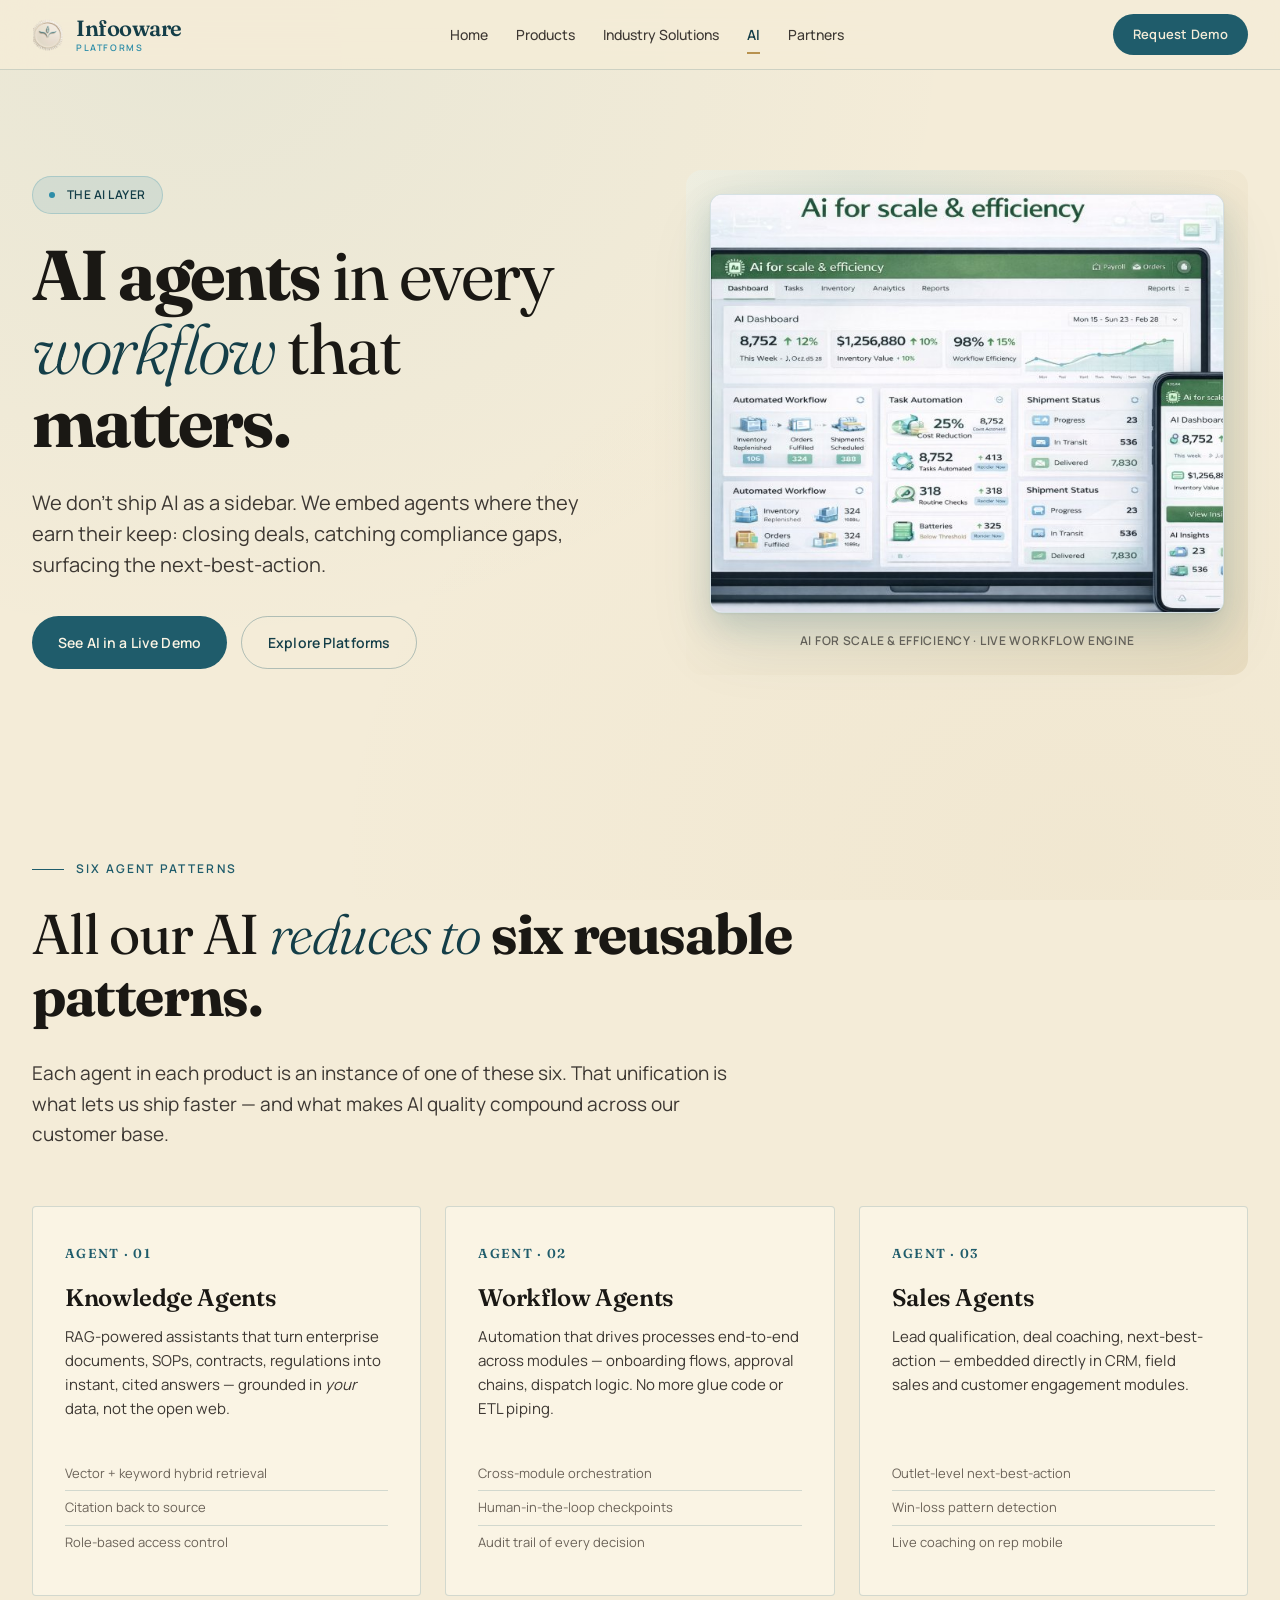
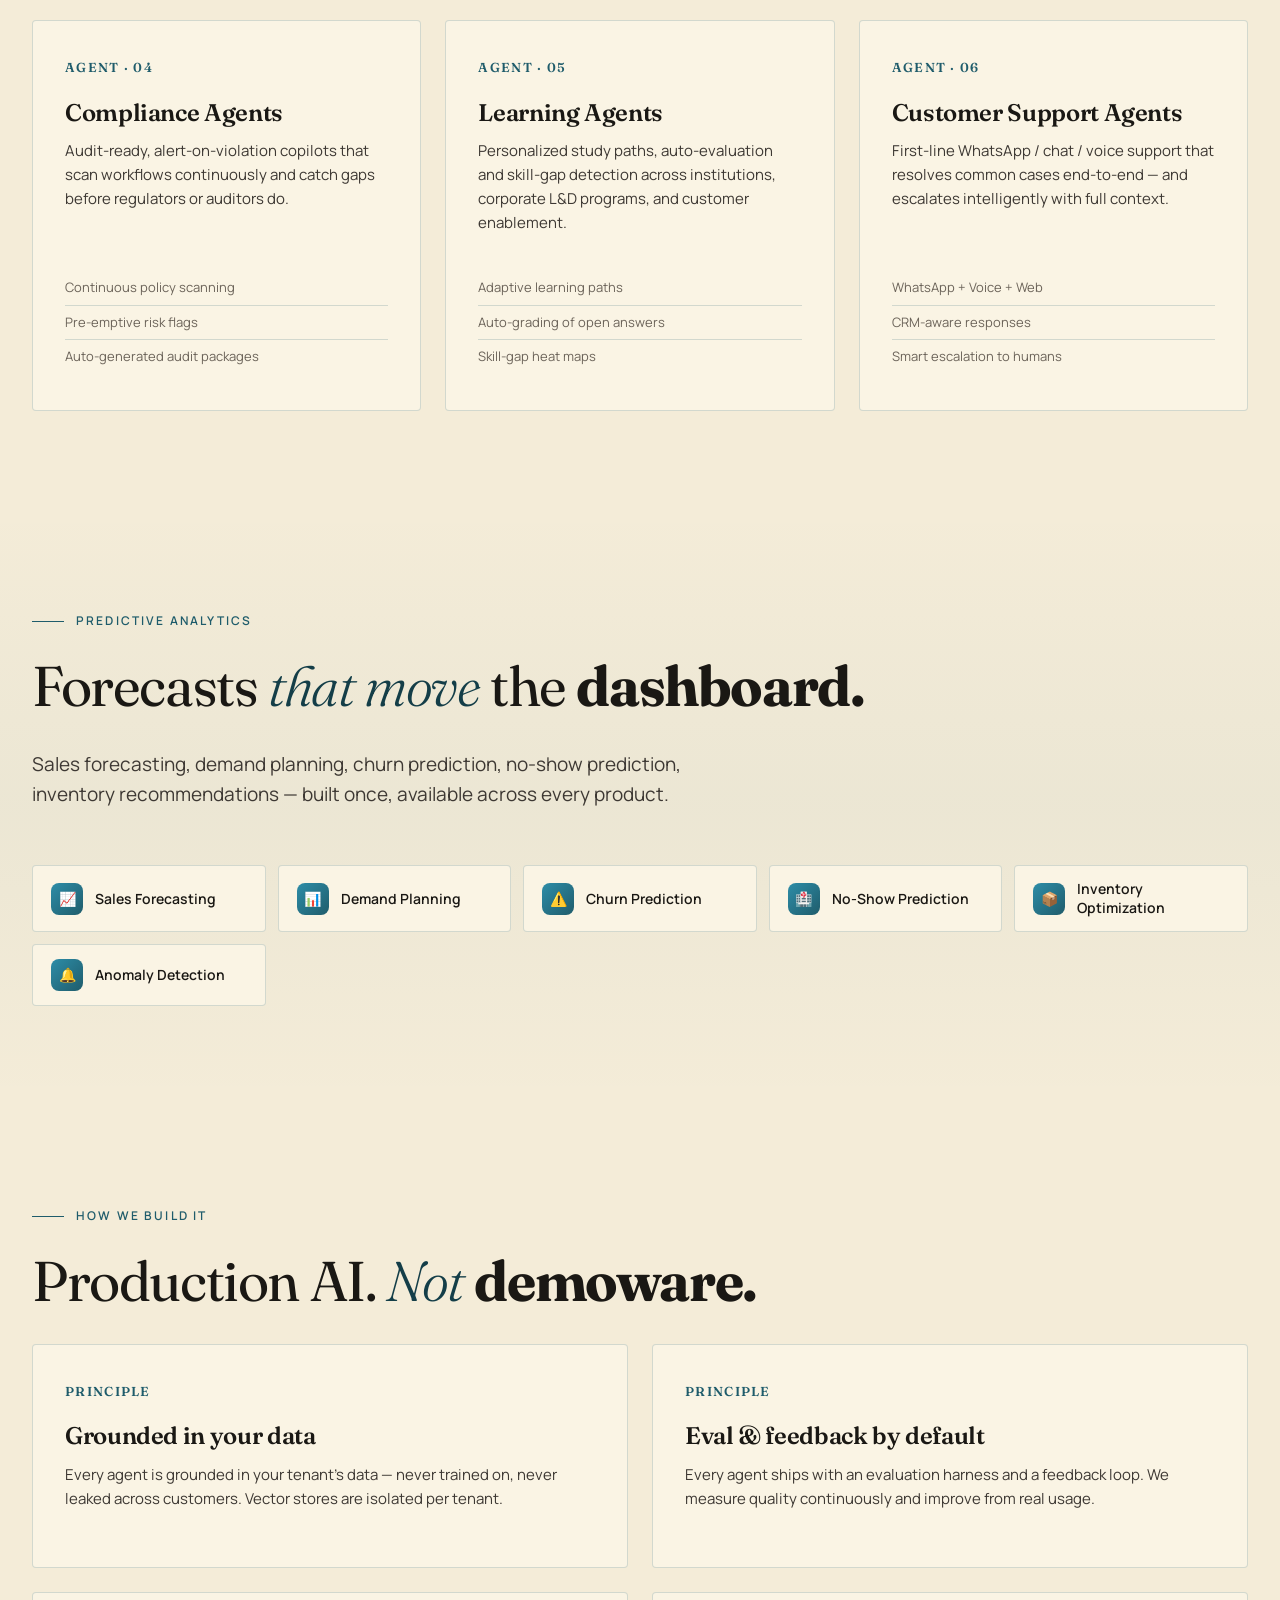
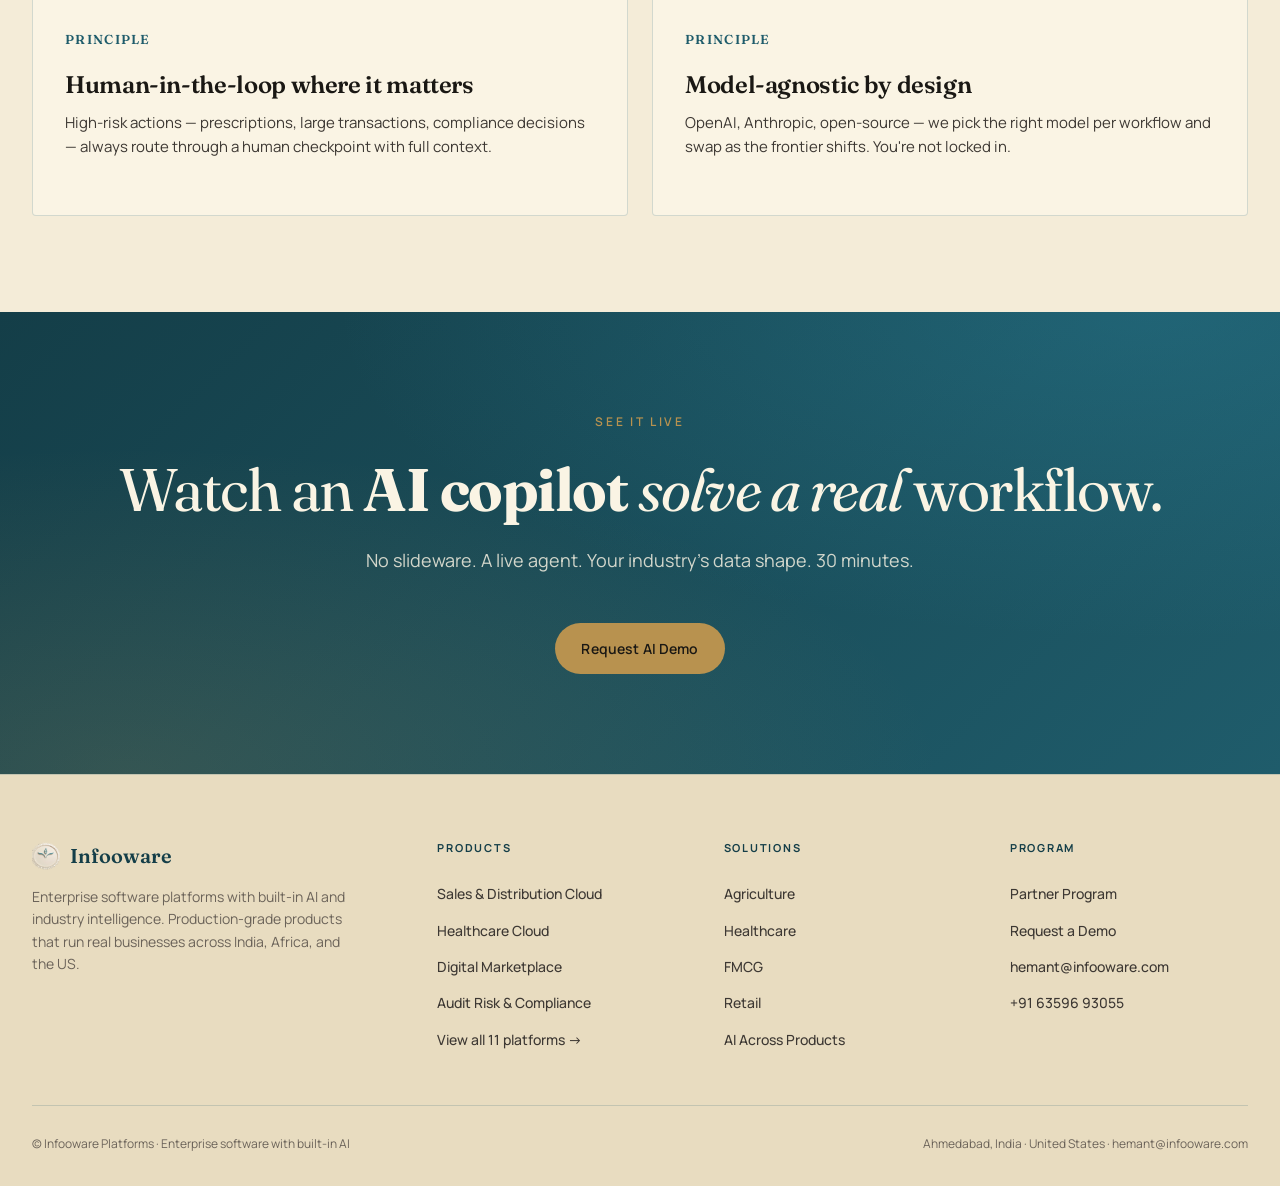
<file: ai.html>
<!DOCTYPE html>
<html lang="en">
<head>
<meta charset="UTF-8">
<meta name="viewport" content="width=device-width, initial-scale=1.0">
<meta name="description" content="AI agents and copilots embedded in every Infooware platform — knowledge, workflow, sales, compliance, learning, support agents and predictive analytics.">
<title>AI Across Every Product · Infooware Platforms</title>
<link rel="preconnect" href="https://fonts.googleapis.com">
<link rel="preconnect" href="https://fonts.gstatic.com" crossorigin>
<link href="https://fonts.googleapis.com/css2?family=Fraunces:ital,opsz,wght@0,9..144,300;0,9..144,400;0,9..144,500;0,9..144,600;0,9..144,700;1,9..144,300;1,9..144,400;1,9..144,500;1,9..144,600&family=Manrope:wght@300;400;500;600;700;800&display=swap" rel="stylesheet">
<link rel="stylesheet" href="assets/style.css">
<link rel="icon" type="image/png" href="assets/logo.png">
</head>
<body>
<style>
/* ===== Screenshot styling ===== */
.shot {
  display: block;
  width: 100%;
  height: auto;
  border-radius: 12px;
  box-shadow:
    0 1px 2px rgba(31, 92, 107, 0.08),
    0 12px 32px rgba(31, 92, 107, 0.18),
    0 32px 64px rgba(31, 92, 107, 0.10);
  border: 1px solid var(--line);
  background: #fff;
  transition: transform 0.4s cubic-bezier(0.16, 1, 0.3, 1), box-shadow 0.4s ease;
}
.shot:hover {
  transform: translateY(-4px);
  box-shadow:
    0 2px 4px rgba(31, 92, 107, 0.10),
    0 24px 48px rgba(31, 92, 107, 0.22),
    0 48px 80px rgba(31, 92, 107, 0.12);
}
.shot-frame {
  position: relative;
  border-radius: 16px;
  padding: 24px;
  background: linear-gradient(135deg, var(--cream-light) 0%, var(--cream-dark) 100%);
  margin: 0;
}
.shot-frame::before {
  content: "";
  position: absolute;
  inset: 0;
  border-radius: 16px;
  background: radial-gradient(circle at 30% 0%, rgba(45, 141, 168, 0.10), transparent 60%);
  pointer-events: none;
}
.shot-frame img { position: relative; }
.shot-caption {
  font-size: 12px;
  color: var(--muted);
  letter-spacing: 0.06em;
  text-transform: uppercase;
  text-align: center;
  margin-top: 18px;
  font-weight: 600;
}

/* Hero with side-by-side text + screenshot */
.hero-with-shot {
  display: grid;
  grid-template-columns: 1.05fr 1fr;
  gap: 64px;
  align-items: center;
}
@media (max-width: 980px) {
  .hero-with-shot { grid-template-columns: 1fr; gap: 40px; }
}

/* Card with embedded thumbnail */
.product-card-shot {
  overflow: hidden;
  padding: 0;
  display: flex;
  flex-direction: column;
}
.product-card-shot .shot-wrap {
  background: linear-gradient(135deg, #F4ECD8 0%, #E8DCC0 100%);
  padding: 18px;
  border-bottom: 1px solid var(--line);
}
.product-card-shot .shot-wrap img {
  width: 100%;
  border-radius: 6px;
  display: block;
  box-shadow: 0 4px 16px rgba(31, 92, 107, 0.12);
  transition: transform 0.4s cubic-bezier(0.16, 1, 0.3, 1);
}
.product-card-shot:hover .shot-wrap img { transform: scale(1.02); }
.product-card-shot .body { padding: 28px 28px 28px; flex: 1; display: flex; flex-direction: column; }

/* Client logos strip — uses the image23 collage cropped */
.trust-strip {
  padding: 56px 32px;
  background: var(--cream-light);
  border-top: 1px solid var(--line);
  border-bottom: 1px solid var(--line);
}
.trust-inner {
  max-width: 1280px;
  margin: 0 auto;
  text-align: center;
}
.trust-eyebrow {
  font-size: 11px;
  font-weight: 700;
  letter-spacing: 0.2em;
  text-transform: uppercase;
  color: var(--gold);
  margin-bottom: 20px;
}
.trust-headline {
  font-family: 'Fraunces', serif;
  font-size: clamp(24px, 3vw, 36px);
  font-weight: 500;
  letter-spacing: -0.02em;
  color: var(--teal-deep);
  margin-bottom: 36px;
}
.trust-headline em { font-style: italic; }
.trust-headline strong { font-weight: 700; font-style: normal; }
.trust-logos {
  display: block;
  max-width: 720px;
  margin: 0 auto;
  width: 100%;
  height: auto;
  border-radius: 12px;
  box-shadow: 0 12px 32px rgba(31, 92, 107, 0.10);
}

/* Product hero with bigger detail screenshot */
.product-detail-hero {
  padding: 80px 32px 60px;
  max-width: 1280px;
  margin: 0 auto;
}
.product-detail-hero .shot-frame {
  margin-top: 48px;
  padding: 28px;
}

/* Feature row — alternating screenshot + text */
.feature-row {
  display: grid;
  grid-template-columns: 1fr 1fr;
  gap: 64px;
  align-items: center;
  padding: 64px 0;
  border-bottom: 1px solid var(--line);
}
.feature-row:last-of-type { border-bottom: none; }
.feature-row.reverse { direction: rtl; }
.feature-row.reverse > * { direction: ltr; }
@media (max-width: 980px) {
  .feature-row { grid-template-columns: 1fr; gap: 40px; padding: 48px 0; }
  .feature-row.reverse { direction: ltr; }
}
.feature-text h3 {
  font-family: 'Fraunces', serif;
  font-size: clamp(24px, 3vw, 36px);
  font-weight: 500;
  letter-spacing: -0.02em;
  color: var(--ink);
  margin-bottom: 16px;
  line-height: 1.2;
}
.feature-text h3 em { font-style: italic; color: var(--teal-deep); }
.feature-text h3 strong { font-weight: 700; font-style: normal; }
.feature-text .feature-eyebrow {
  font-size: 11px;
  font-weight: 700;
  letter-spacing: 0.18em;
  text-transform: uppercase;
  color: var(--gold);
  margin-bottom: 14px;
}
.feature-text p {
  font-size: 16px;
  line-height: 1.65;
  color: var(--ink-soft);
  margin-bottom: 16px;
}
.feature-text ul {
  list-style: none;
  padding: 0;
  margin-top: 16px;
}
.feature-text ul li {
  font-size: 14px;
  padding: 6px 0 6px 22px;
  position: relative;
  color: var(--ink-soft);
  line-height: 1.5;
}
.feature-text ul li::before {
  content: "→";
  position: absolute;
  left: 0;
  color: var(--gold);
  font-weight: 700;
}
</style>

<header class="topbar">
  <div class="topbar-inner">
    <a class="topbar-brand" href="index.html">
      <img src="assets/logo.png" alt="Infooware">
      <span class="topbar-brand-text">
        <span class="name">Infooware</span>
        <span class="tag">Platforms</span>
      </span>
    </a>
    <button class="nav-toggle" aria-label="Menu">
      <svg viewBox="0 0 24 24" fill="none" stroke="currentColor" stroke-width="2"><path d="M3 6h18M3 12h18M3 18h18"/></svg>
    </button>
    <nav class="nav"><a href="index.html">Home</a><a href="products.html">Products</a><a href="industry-solutions.html">Industry Solutions</a><a href="ai.html" class="active">AI</a><a href="partners.html">Partners</a></nav>
    <a class="topbar-cta" href="demo.html">Request Demo</a>
  </div>
</header>

<main>
  <section class="hero">
    <div class="hero-with-shot">
      <div class="reveal">
        <div class="product-hero-strip"><span class="dot"></span> THE AI LAYER</div>
        <h1 class="display">
          <strong>AI agents</strong> in every<br>
          <em>workflow</em> that <strong>matters.</strong>
        </h1>
        <p class="lead">
          We don't ship AI as a sidebar. We embed agents where they earn their keep:
          closing deals, catching compliance gaps, surfacing the next-best-action.
        </p>
        <div class="btn-group">
          <a class="btn btn-primary" href="demo.html">See AI in a Live Demo</a>
          <a class="btn btn-secondary" href="products.html">Explore Platforms</a>
        </div>
      </div>
      <div class="shot-frame reveal">
        <img class="shot" src="assets/screenshots/ai-platform.jpg" alt="AI Platform dashboard">
        <div class="shot-caption">AI for Scale &amp; Efficiency · Live Workflow Engine</div>
      </div>
    </div>
  </section>

  <section class="section">
    <div class="section-inner reveal">
      <div class="eyebrow">Six Agent Patterns</div>
      <h2 class="section-title">All our AI <em>reduces to</em> <strong>six reusable patterns.</strong></h2>
      <p class="section-lead">Each agent in each product is an instance of one of these six. That unification is what lets us ship faster — and what makes AI quality compound across our customer base.</p>
    </div>
    <div class="section-inner card-grid card-grid-3">
      <div class="card reveal">
        <span class="card-num">AGENT · 01</span>
        <h3 class="card-title">Knowledge Agents</h3>
        <p>RAG-powered assistants that turn enterprise documents, SOPs, contracts, regulations into instant, cited answers — grounded in <em>your</em> data, not the open web.</p>
        <ul class="card-list">
          <li>Vector + keyword hybrid retrieval</li>
          <li>Citation back to source</li>
          <li>Role-based access control</li>
        </ul>
      </div>
      <div class="card reveal">
        <span class="card-num">AGENT · 02</span>
        <h3 class="card-title">Workflow Agents</h3>
        <p>Automation that drives processes end-to-end across modules — onboarding flows, approval chains, dispatch logic. No more glue code or ETL piping.</p>
        <ul class="card-list">
          <li>Cross-module orchestration</li>
          <li>Human-in-the-loop checkpoints</li>
          <li>Audit trail of every decision</li>
        </ul>
      </div>
      <div class="card reveal">
        <span class="card-num">AGENT · 03</span>
        <h3 class="card-title">Sales Agents</h3>
        <p>Lead qualification, deal coaching, next-best-action — embedded directly in CRM, field sales and customer engagement modules.</p>
        <ul class="card-list">
          <li>Outlet-level next-best-action</li>
          <li>Win-loss pattern detection</li>
          <li>Live coaching on rep mobile</li>
        </ul>
      </div>
      <div class="card reveal">
        <span class="card-num">AGENT · 04</span>
        <h3 class="card-title">Compliance Agents</h3>
        <p>Audit-ready, alert-on-violation copilots that scan workflows continuously and catch gaps before regulators or auditors do.</p>
        <ul class="card-list">
          <li>Continuous policy scanning</li>
          <li>Pre-emptive risk flags</li>
          <li>Auto-generated audit packages</li>
        </ul>
      </div>
      <div class="card reveal">
        <span class="card-num">AGENT · 05</span>
        <h3 class="card-title">Learning Agents</h3>
        <p>Personalized study paths, auto-evaluation and skill-gap detection across institutions, corporate L&amp;D programs, and customer enablement.</p>
        <ul class="card-list">
          <li>Adaptive learning paths</li>
          <li>Auto-grading of open answers</li>
          <li>Skill-gap heat maps</li>
        </ul>
      </div>
      <div class="card reveal">
        <span class="card-num">AGENT · 06</span>
        <h3 class="card-title">Customer Support Agents</h3>
        <p>First-line WhatsApp / chat / voice support that resolves common cases end-to-end — and escalates intelligently with full context.</p>
        <ul class="card-list">
          <li>WhatsApp + Voice + Web</li>
          <li>CRM-aware responses</li>
          <li>Smart escalation to humans</li>
        </ul>
      </div>
    </div>
  </section>

  <section class="section" style="background: linear-gradient(180deg, transparent, rgba(31, 92, 107, 0.04) 50%, transparent);">
    <div class="section-inner reveal">
      <div class="eyebrow">Predictive Analytics</div>
      <h2 class="section-title">Forecasts <em>that move</em> the <strong>dashboard.</strong></h2>
      <p class="section-lead">Sales forecasting, demand planning, churn prediction, no-show prediction, inventory recommendations — built once, available across every product.</p>
    </div>
    <div class="section-inner module-list">
      <div class="module"><div class="module-icon">📈</div><div class="module-name">Sales Forecasting</div></div>
      <div class="module"><div class="module-icon">📊</div><div class="module-name">Demand Planning</div></div>
      <div class="module"><div class="module-icon">⚠️</div><div class="module-name">Churn Prediction</div></div>
      <div class="module"><div class="module-icon">🏥</div><div class="module-name">No-Show Prediction</div></div>
      <div class="module"><div class="module-icon">📦</div><div class="module-name">Inventory Optimization</div></div>
      <div class="module"><div class="module-icon">🔔</div><div class="module-name">Anomaly Detection</div></div>
    </div>
  </section>

  <section class="section">
    <div class="section-inner reveal">
      <div class="eyebrow">How We Build It</div>
      <h2 class="section-title">Production AI. <em>Not</em> <strong>demoware.</strong></h2>
    </div>
    <div class="section-inner card-grid card-grid-2">
      <div class="card reveal">
        <span class="card-num">PRINCIPLE</span>
        <h3 class="card-title">Grounded in your data</h3>
        <p>Every agent is grounded in your tenant's data — never trained on, never leaked across customers. Vector stores are isolated per tenant.</p>
      </div>
      <div class="card reveal">
        <span class="card-num">PRINCIPLE</span>
        <h3 class="card-title">Eval &amp; feedback by default</h3>
        <p>Every agent ships with an evaluation harness and a feedback loop. We measure quality continuously and improve from real usage.</p>
      </div>
      <div class="card reveal">
        <span class="card-num">PRINCIPLE</span>
        <h3 class="card-title">Human-in-the-loop where it matters</h3>
        <p>High-risk actions — prescriptions, large transactions, compliance decisions — always route through a human checkpoint with full context.</p>
      </div>
      <div class="card reveal">
        <span class="card-num">PRINCIPLE</span>
        <h3 class="card-title">Model-agnostic by design</h3>
        <p>OpenAI, Anthropic, open-source — we pick the right model per workflow and swap as the frontier shifts. You're not locked in.</p>
      </div>
    </div>
  </section>
</main>

<section class="cta-strip">
  <div class="cta-inner">
    <div class="cta-eyebrow reveal">See it Live</div>
    <h2 class="cta-title reveal">Watch an <strong>AI copilot</strong> <em>solve a real</em> workflow.</h2>
    <p class="cta-sub reveal">No slideware. A live agent. Your industry's data shape. 30 minutes.</p>
    <div class="btn-group reveal" style="justify-content: center;">
      <a class="btn btn-primary" href="demo.html">Request AI Demo</a>
    </div>
  </div>
</section>

<footer>
  <div class="footer-inner">
    <div class="footer-top">
      <div class="footer-brand-block">
        <div class="logo-row">
          <img src="assets/logo.png" alt="Infooware">
          <span>Infooware</span>
        </div>
        <p>Enterprise software platforms with built-in AI and industry intelligence. Production-grade products that run real businesses across India, Africa, and the US.</p>
      </div>
      <div class="footer-col">
        <h5>Products</h5>
        <ul>
          <li><a href="product-sales-cloud.html">Sales &amp; Distribution Cloud</a></li>
          <li><a href="product-healthcare-cloud.html">Healthcare Cloud</a></li>
          <li><a href="product-marketplace.html">Digital Marketplace</a></li>
          <li><a href="product-audit-compliance.html">Audit Risk &amp; Compliance</a></li>
          <li><a href="products.html">View all 11 platforms →</a></li>
        </ul>
      </div>
      <div class="footer-col">
        <h5>Solutions</h5>
        <ul>
          <li><a href="industry-solutions.html#agriculture">Agriculture</a></li>
          <li><a href="industry-solutions.html#healthcare">Healthcare</a></li>
          <li><a href="industry-solutions.html#fmcg">FMCG</a></li>
          <li><a href="industry-solutions.html#retail">Retail</a></li>
          <li><a href="ai.html">AI Across Products</a></li>
        </ul>
      </div>
      <div class="footer-col">
        <h5>Program</h5>
        <ul>
          <li><a href="partners.html">Partner Program</a></li>
          <li><a href="demo.html">Request a Demo</a></li>
          <li><a href="mailto:hemant@infooware.com">hemant@infooware.com</a></li>
          <li><a href="tel:+916359693055">+91 63596 93055</a></li>
        </ul>
      </div>
    </div>
    <div class="footer-bottom">
      <div>© Infooware Platforms · Enterprise software with built-in AI</div>
      <div>Ahmedabad, India · United States · <a href="mailto:hemant@infooware.com">hemant@infooware.com</a></div>
    </div>
  </div>
</footer>
<script src="assets/main.js"></script>
</body>
</html>
</file>
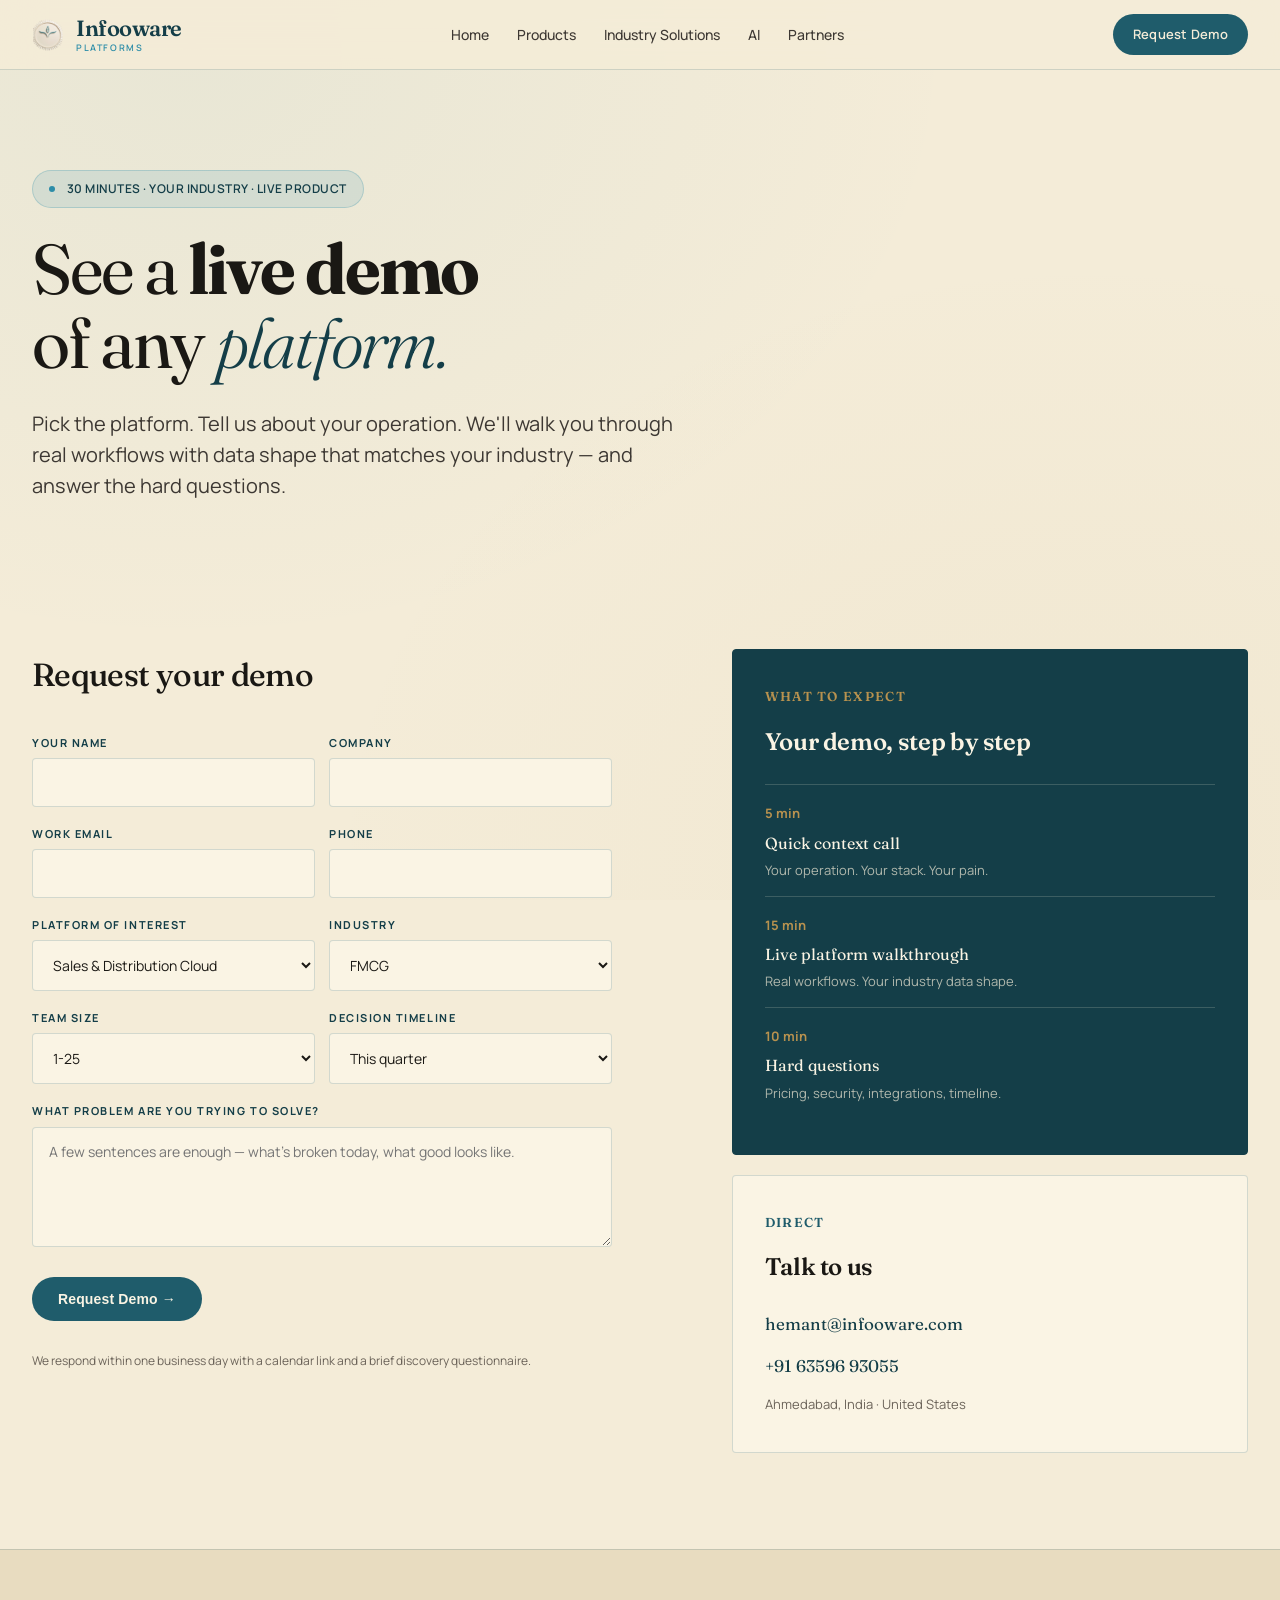
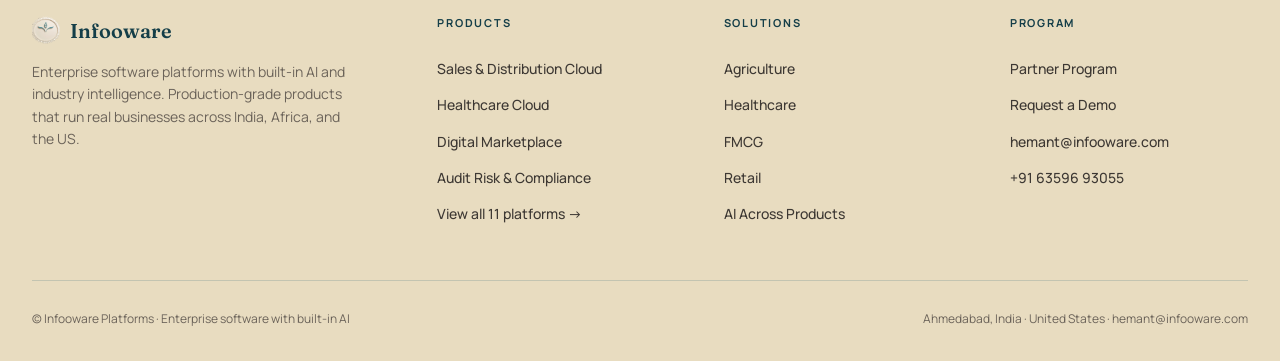
<file: demo.html>
<!DOCTYPE html>
<html lang="en">
<head>
<meta charset="UTF-8">
<meta name="viewport" content="width=device-width, initial-scale=1.0">
<meta name="description" content="Request a 30-minute tailored demo of any Infooware platform — Sales Cloud, Healthcare, Marketplace, Audit, POS, HRMS, LMS, Agriculture, CRM and more.">
<title>Request a Demo · Infooware Platforms</title>
<link rel="preconnect" href="https://fonts.googleapis.com">
<link rel="preconnect" href="https://fonts.gstatic.com" crossorigin>
<link href="https://fonts.googleapis.com/css2?family=Fraunces:ital,opsz,wght@0,9..144,300;0,9..144,400;0,9..144,500;0,9..144,600;0,9..144,700;1,9..144,300;1,9..144,400;1,9..144,500;1,9..144,600&family=Manrope:wght@300;400;500;600;700;800&display=swap" rel="stylesheet">
<link rel="stylesheet" href="assets/style.css">
<link rel="icon" type="image/png" href="assets/logo.png">
</head>
<body>
<style>
/* ===== Screenshot styling ===== */
.shot {
  display: block;
  width: 100%;
  height: auto;
  border-radius: 12px;
  box-shadow:
    0 1px 2px rgba(31, 92, 107, 0.08),
    0 12px 32px rgba(31, 92, 107, 0.18),
    0 32px 64px rgba(31, 92, 107, 0.10);
  border: 1px solid var(--line);
  background: #fff;
  transition: transform 0.4s cubic-bezier(0.16, 1, 0.3, 1), box-shadow 0.4s ease;
}
.shot:hover {
  transform: translateY(-4px);
  box-shadow:
    0 2px 4px rgba(31, 92, 107, 0.10),
    0 24px 48px rgba(31, 92, 107, 0.22),
    0 48px 80px rgba(31, 92, 107, 0.12);
}
.shot-frame {
  position: relative;
  border-radius: 16px;
  padding: 24px;
  background: linear-gradient(135deg, var(--cream-light) 0%, var(--cream-dark) 100%);
  margin: 0;
}
.shot-frame::before {
  content: "";
  position: absolute;
  inset: 0;
  border-radius: 16px;
  background: radial-gradient(circle at 30% 0%, rgba(45, 141, 168, 0.10), transparent 60%);
  pointer-events: none;
}
.shot-frame img { position: relative; }
.shot-caption {
  font-size: 12px;
  color: var(--muted);
  letter-spacing: 0.06em;
  text-transform: uppercase;
  text-align: center;
  margin-top: 18px;
  font-weight: 600;
}

/* Hero with side-by-side text + screenshot */
.hero-with-shot {
  display: grid;
  grid-template-columns: 1.05fr 1fr;
  gap: 64px;
  align-items: center;
}
@media (max-width: 980px) {
  .hero-with-shot { grid-template-columns: 1fr; gap: 40px; }
}

/* Card with embedded thumbnail */
.product-card-shot {
  overflow: hidden;
  padding: 0;
  display: flex;
  flex-direction: column;
}
.product-card-shot .shot-wrap {
  background: linear-gradient(135deg, #F4ECD8 0%, #E8DCC0 100%);
  padding: 18px;
  border-bottom: 1px solid var(--line);
}
.product-card-shot .shot-wrap img {
  width: 100%;
  border-radius: 6px;
  display: block;
  box-shadow: 0 4px 16px rgba(31, 92, 107, 0.12);
  transition: transform 0.4s cubic-bezier(0.16, 1, 0.3, 1);
}
.product-card-shot:hover .shot-wrap img { transform: scale(1.02); }
.product-card-shot .body { padding: 28px 28px 28px; flex: 1; display: flex; flex-direction: column; }

/* Client logos strip — uses the image23 collage cropped */
.trust-strip {
  padding: 56px 32px;
  background: var(--cream-light);
  border-top: 1px solid var(--line);
  border-bottom: 1px solid var(--line);
}
.trust-inner {
  max-width: 1280px;
  margin: 0 auto;
  text-align: center;
}
.trust-eyebrow {
  font-size: 11px;
  font-weight: 700;
  letter-spacing: 0.2em;
  text-transform: uppercase;
  color: var(--gold);
  margin-bottom: 20px;
}
.trust-headline {
  font-family: 'Fraunces', serif;
  font-size: clamp(24px, 3vw, 36px);
  font-weight: 500;
  letter-spacing: -0.02em;
  color: var(--teal-deep);
  margin-bottom: 36px;
}
.trust-headline em { font-style: italic; }
.trust-headline strong { font-weight: 700; font-style: normal; }
.trust-logos {
  display: block;
  max-width: 720px;
  margin: 0 auto;
  width: 100%;
  height: auto;
  border-radius: 12px;
  box-shadow: 0 12px 32px rgba(31, 92, 107, 0.10);
}

/* Product hero with bigger detail screenshot */
.product-detail-hero {
  padding: 80px 32px 60px;
  max-width: 1280px;
  margin: 0 auto;
}
.product-detail-hero .shot-frame {
  margin-top: 48px;
  padding: 28px;
}

/* Feature row — alternating screenshot + text */
.feature-row {
  display: grid;
  grid-template-columns: 1fr 1fr;
  gap: 64px;
  align-items: center;
  padding: 64px 0;
  border-bottom: 1px solid var(--line);
}
.feature-row:last-of-type { border-bottom: none; }
.feature-row.reverse { direction: rtl; }
.feature-row.reverse > * { direction: ltr; }
@media (max-width: 980px) {
  .feature-row { grid-template-columns: 1fr; gap: 40px; padding: 48px 0; }
  .feature-row.reverse { direction: ltr; }
}
.feature-text h3 {
  font-family: 'Fraunces', serif;
  font-size: clamp(24px, 3vw, 36px);
  font-weight: 500;
  letter-spacing: -0.02em;
  color: var(--ink);
  margin-bottom: 16px;
  line-height: 1.2;
}
.feature-text h3 em { font-style: italic; color: var(--teal-deep); }
.feature-text h3 strong { font-weight: 700; font-style: normal; }
.feature-text .feature-eyebrow {
  font-size: 11px;
  font-weight: 700;
  letter-spacing: 0.18em;
  text-transform: uppercase;
  color: var(--gold);
  margin-bottom: 14px;
}
.feature-text p {
  font-size: 16px;
  line-height: 1.65;
  color: var(--ink-soft);
  margin-bottom: 16px;
}
.feature-text ul {
  list-style: none;
  padding: 0;
  margin-top: 16px;
}
.feature-text ul li {
  font-size: 14px;
  padding: 6px 0 6px 22px;
  position: relative;
  color: var(--ink-soft);
  line-height: 1.5;
}
.feature-text ul li::before {
  content: "→";
  position: absolute;
  left: 0;
  color: var(--gold);
  font-weight: 700;
}
</style>

<header class="topbar">
  <div class="topbar-inner">
    <a class="topbar-brand" href="index.html">
      <img src="assets/logo.png" alt="Infooware">
      <span class="topbar-brand-text">
        <span class="name">Infooware</span>
        <span class="tag">Platforms</span>
      </span>
    </a>
    <button class="nav-toggle" aria-label="Menu">
      <svg viewBox="0 0 24 24" fill="none" stroke="currentColor" stroke-width="2"><path d="M3 6h18M3 12h18M3 18h18"/></svg>
    </button>
    <nav class="nav"><a href="index.html">Home</a><a href="products.html">Products</a><a href="industry-solutions.html">Industry Solutions</a><a href="ai.html">AI</a><a href="partners.html">Partners</a></nav>
    <a class="topbar-cta" href="demo.html">Request Demo</a>
  </div>
</header>

<main>
  <section class="hero">
    <div class="reveal">
      <div class="product-hero-strip"><span class="dot"></span> 30 MINUTES · YOUR INDUSTRY · LIVE PRODUCT</div>
      <h1 class="display">
        See a <strong>live demo</strong><br>
        of any <em>platform.</em>
      </h1>
      <p class="lead">
        Pick the platform. Tell us about your operation. We'll walk you through real workflows
        with data shape that matches your industry — and answer the hard questions.
      </p>
    </div>
  </section>

  <section class="section" style="padding-top: 32px;">
    <div class="section-inner" style="display: grid; grid-template-columns: 1.2fr 1fr; gap: 80px;" id="demo-grid">
      <div class="reveal">
        <h2 class="serif" style="font-size: 32px; font-weight: 500; letter-spacing: -0.02em; color: var(--ink); margin-bottom: 32px;">Request your demo</h2>
        <form class="contact-form" action="mailto:hemant@infooware.com" method="post" enctype="text/plain">
          <div class="form-row">
            <div class="form-field"><label>Your Name</label><input type="text" name="name" required></div>
            <div class="form-field"><label>Company</label><input type="text" name="company" required></div>
          </div>
          <div class="form-row">
            <div class="form-field"><label>Work Email</label><input type="email" name="email" required></div>
            <div class="form-field"><label>Phone</label><input type="tel" name="phone"></div>
          </div>
          <div class="form-row">
            <div class="form-field"><label>Platform of Interest</label>
              <select name="platform">
                <option>Sales &amp; Distribution Cloud</option><option>Healthcare Cloud</option>
                <option>Digital Marketplace</option><option>Audit Risk &amp; Compliance</option>
                <option>Retail POS</option><option>HRMS &amp; Payroll</option>
                <option>LMS Platform</option><option>Procurement &amp; Supplier</option>
                <option>Agriculture Platform</option><option>CRM &amp; Customer Engagement</option>
                <option>AI Platform (all products)</option><option>Multiple platforms</option>
              </select>
            </div>
            <div class="form-field"><label>Industry</label>
              <select name="industry">
                <option>FMCG</option><option>Pharmaceuticals</option><option>Healthcare</option>
                <option>Retail</option><option>Agriculture</option><option>Education</option>
                <option>Manufacturing</option><option>Logistics</option><option>Financial Services</option>
                <option>Other</option>
              </select>
            </div>
          </div>
          <div class="form-row">
            <div class="form-field"><label>Team Size</label>
              <select name="team"><option>1-25</option><option>26-100</option><option>101-500</option><option>501-2000</option><option>2000+</option></select>
            </div>
            <div class="form-field"><label>Decision Timeline</label>
              <select name="timeline"><option>This quarter</option><option>Next quarter</option><option>This year</option><option>Just exploring</option></select>
            </div>
          </div>
          <div class="form-field">
            <label>What problem are you trying to solve?</label>
            <textarea name="message" placeholder="A few sentences are enough — what's broken today, what good looks like."></textarea>
          </div>
          <div style="margin-top: 12px;"><button class="btn btn-primary" type="submit">Request Demo →</button></div>
          <p style="font-size: 12px; color: var(--muted); margin-top: 12px;">We respond within one business day with a calendar link and a brief discovery questionnaire.</p>
        </form>
      </div>

      <aside class="reveal">
        <div class="card" style="background: var(--teal-deep); color: var(--cream-light); border-color: var(--teal-deep);">
          <span class="card-num" style="color: var(--gold);">WHAT TO EXPECT</span>
          <h3 class="card-title" style="color: var(--cream-light);">Your demo, step by step</h3>
          <ul style="list-style: none; padding: 0; margin-top: 16px;">
            <li style="padding: 14px 0; border-top: 1px solid rgba(244, 236, 216, 0.18);">
              <strong style="color: var(--gold); font-size: 13px;">5 min</strong>
              <div style="font-family: 'Fraunces', serif; font-size: 16px; color: var(--cream-light); margin-top: 4px;">Quick context call</div>
              <div style="font-size: 13px; color: rgba(244, 236, 216, 0.7); margin-top: 4px;">Your operation. Your stack. Your pain.</div>
            </li>
            <li style="padding: 14px 0; border-top: 1px solid rgba(244, 236, 216, 0.18);">
              <strong style="color: var(--gold); font-size: 13px;">15 min</strong>
              <div style="font-family: 'Fraunces', serif; font-size: 16px; color: var(--cream-light); margin-top: 4px;">Live platform walkthrough</div>
              <div style="font-size: 13px; color: rgba(244, 236, 216, 0.7); margin-top: 4px;">Real workflows. Your industry data shape.</div>
            </li>
            <li style="padding: 14px 0; border-top: 1px solid rgba(244, 236, 216, 0.18);">
              <strong style="color: var(--gold); font-size: 13px;">10 min</strong>
              <div style="font-family: 'Fraunces', serif; font-size: 16px; color: var(--cream-light); margin-top: 4px;">Hard questions</div>
              <div style="font-size: 13px; color: rgba(244, 236, 216, 0.7); margin-top: 4px;">Pricing, security, integrations, timeline.</div>
            </li>
          </ul>
        </div>

        <div class="card reveal" style="margin-top: 20px;">
          <span class="card-num">DIRECT</span>
          <h3 class="card-title">Talk to us</h3>
          <div style="display: grid; gap: 14px; margin-top: 16px;">
            <a style="color: var(--teal-deep); font-family: 'Fraunces', serif; font-size: 17px;" href="mailto:hemant@infooware.com">hemant@infooware.com</a>
            <a style="color: var(--teal-deep); font-family: 'Fraunces', serif; font-size: 17px;" href="tel:+916359693055">+91 63596 93055</a>
            <div style="font-size: 13px; color: var(--muted);">Ahmedabad, India · United States</div>
          </div>
        </div>
      </aside>
    </div>
  </section>
</main>

<style>@media (max-width:980px){ #demo-grid { grid-template-columns:1fr !important; gap:40px !important; } }</style>

<footer>
  <div class="footer-inner">
    <div class="footer-top">
      <div class="footer-brand-block">
        <div class="logo-row">
          <img src="assets/logo.png" alt="Infooware">
          <span>Infooware</span>
        </div>
        <p>Enterprise software platforms with built-in AI and industry intelligence. Production-grade products that run real businesses across India, Africa, and the US.</p>
      </div>
      <div class="footer-col">
        <h5>Products</h5>
        <ul>
          <li><a href="product-sales-cloud.html">Sales &amp; Distribution Cloud</a></li>
          <li><a href="product-healthcare-cloud.html">Healthcare Cloud</a></li>
          <li><a href="product-marketplace.html">Digital Marketplace</a></li>
          <li><a href="product-audit-compliance.html">Audit Risk &amp; Compliance</a></li>
          <li><a href="products.html">View all 11 platforms →</a></li>
        </ul>
      </div>
      <div class="footer-col">
        <h5>Solutions</h5>
        <ul>
          <li><a href="industry-solutions.html#agriculture">Agriculture</a></li>
          <li><a href="industry-solutions.html#healthcare">Healthcare</a></li>
          <li><a href="industry-solutions.html#fmcg">FMCG</a></li>
          <li><a href="industry-solutions.html#retail">Retail</a></li>
          <li><a href="ai.html">AI Across Products</a></li>
        </ul>
      </div>
      <div class="footer-col">
        <h5>Program</h5>
        <ul>
          <li><a href="partners.html">Partner Program</a></li>
          <li><a href="demo.html">Request a Demo</a></li>
          <li><a href="mailto:hemant@infooware.com">hemant@infooware.com</a></li>
          <li><a href="tel:+916359693055">+91 63596 93055</a></li>
        </ul>
      </div>
    </div>
    <div class="footer-bottom">
      <div>© Infooware Platforms · Enterprise software with built-in AI</div>
      <div>Ahmedabad, India · United States · <a href="mailto:hemant@infooware.com">hemant@infooware.com</a></div>
    </div>
  </div>
</footer>
<script src="assets/main.js"></script>
</body>
</html>
</file>
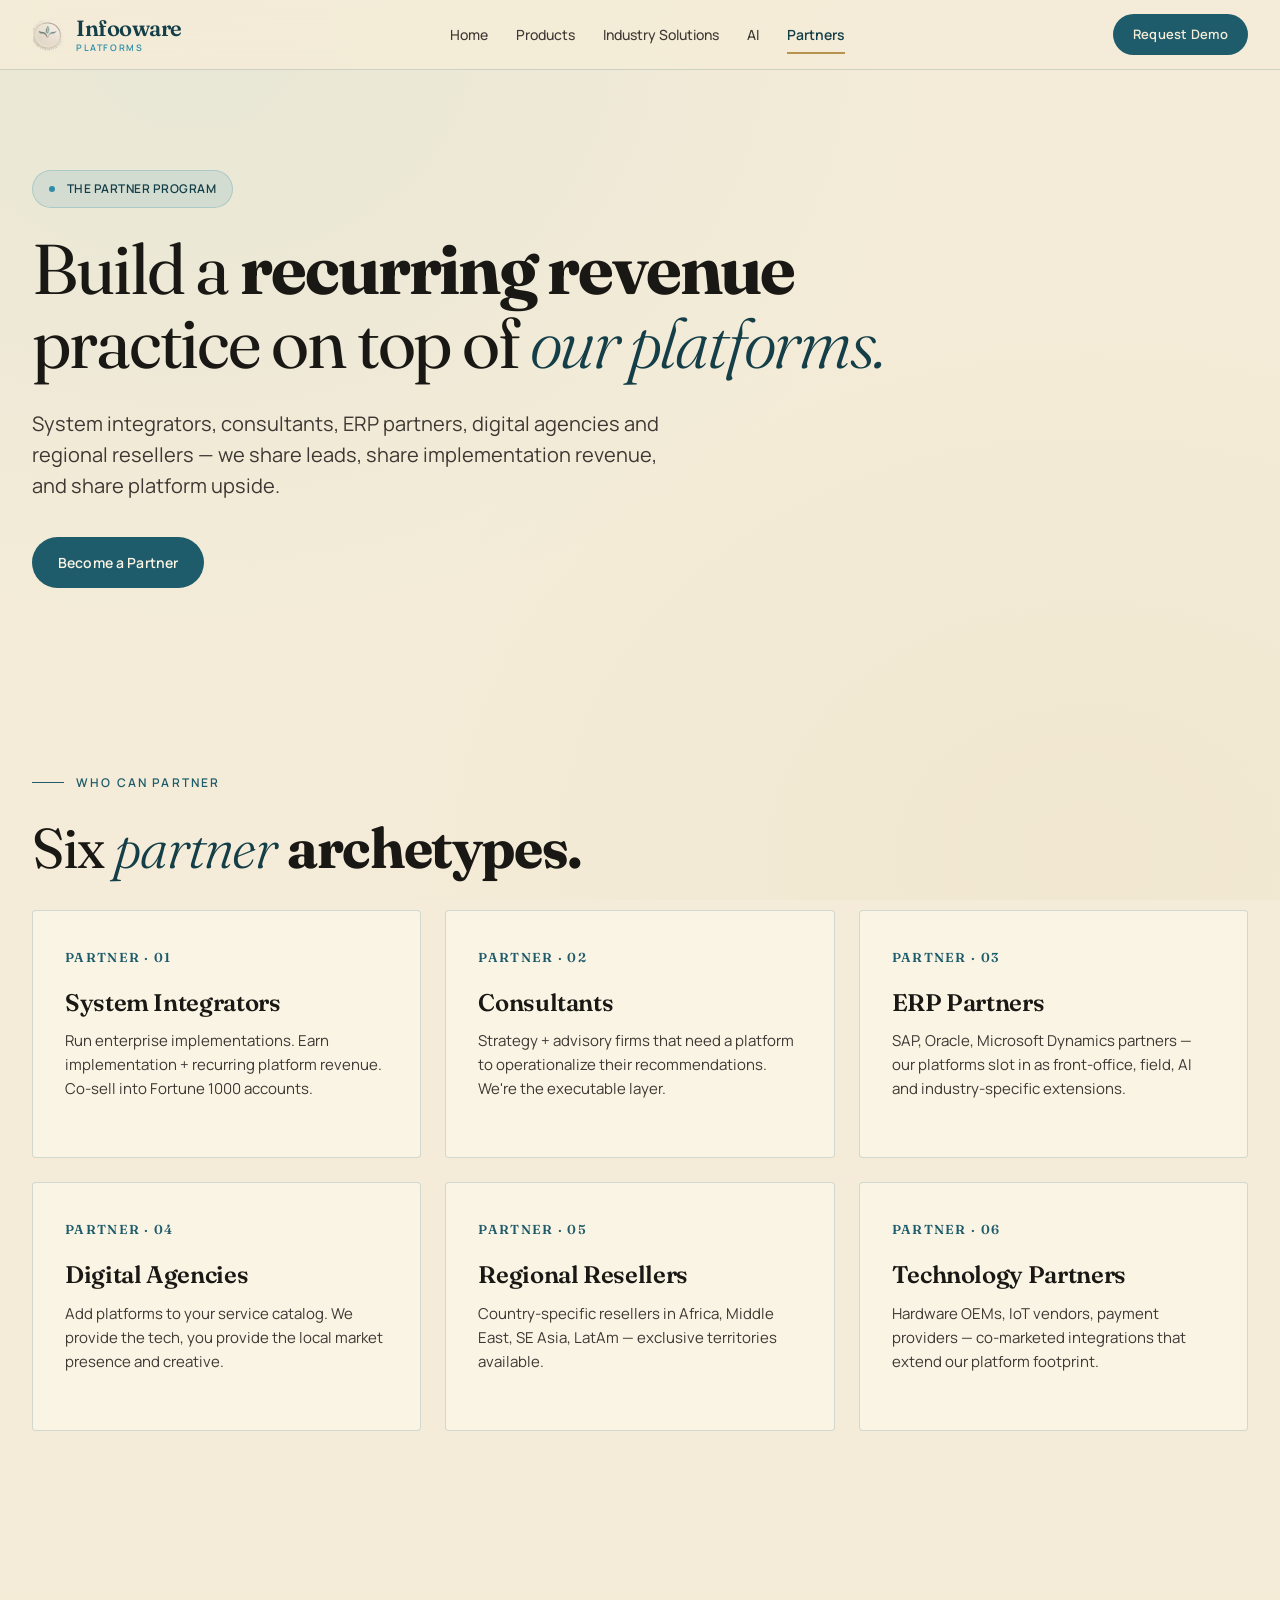
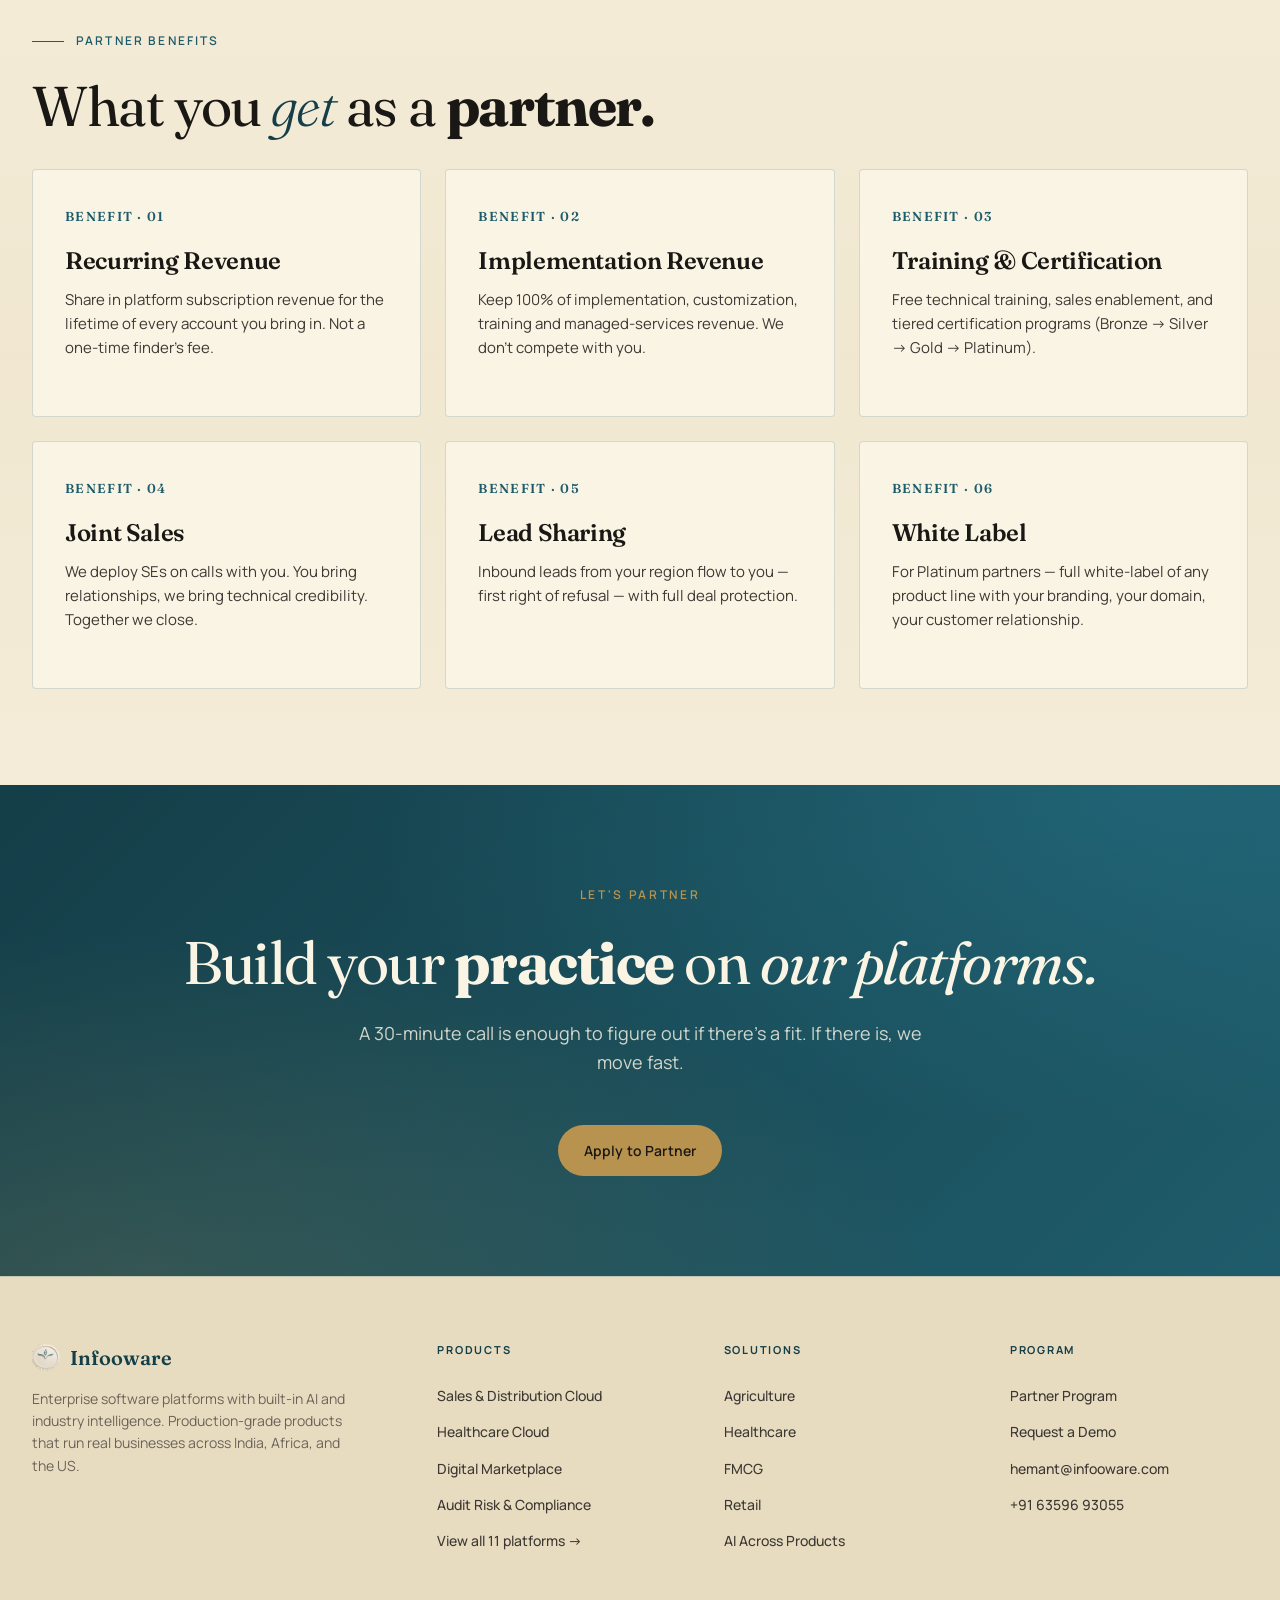
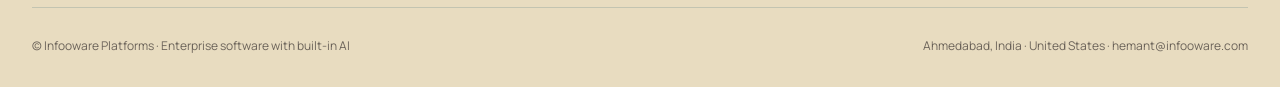
<file: partners.html>
<!DOCTYPE html>
<html lang="en">
<head>
<meta charset="UTF-8">
<meta name="viewport" content="width=device-width, initial-scale=1.0">
<meta name="description" content="Become an Infooware partner — system integrators, consultants, ERP partners, agencies and resellers.">
<title>Partner Program · Infooware Platforms</title>
<link rel="preconnect" href="https://fonts.googleapis.com">
<link rel="preconnect" href="https://fonts.gstatic.com" crossorigin>
<link href="https://fonts.googleapis.com/css2?family=Fraunces:ital,opsz,wght@0,9..144,300;0,9..144,400;0,9..144,500;0,9..144,600;0,9..144,700;1,9..144,300;1,9..144,400;1,9..144,500;1,9..144,600&family=Manrope:wght@300;400;500;600;700;800&display=swap" rel="stylesheet">
<link rel="stylesheet" href="assets/style.css">
<link rel="icon" type="image/png" href="assets/logo.png">
</head>
<body>
<style>
/* ===== Screenshot styling ===== */
.shot {
  display: block;
  width: 100%;
  height: auto;
  border-radius: 12px;
  box-shadow:
    0 1px 2px rgba(31, 92, 107, 0.08),
    0 12px 32px rgba(31, 92, 107, 0.18),
    0 32px 64px rgba(31, 92, 107, 0.10);
  border: 1px solid var(--line);
  background: #fff;
  transition: transform 0.4s cubic-bezier(0.16, 1, 0.3, 1), box-shadow 0.4s ease;
}
.shot:hover {
  transform: translateY(-4px);
  box-shadow:
    0 2px 4px rgba(31, 92, 107, 0.10),
    0 24px 48px rgba(31, 92, 107, 0.22),
    0 48px 80px rgba(31, 92, 107, 0.12);
}
.shot-frame {
  position: relative;
  border-radius: 16px;
  padding: 24px;
  background: linear-gradient(135deg, var(--cream-light) 0%, var(--cream-dark) 100%);
  margin: 0;
}
.shot-frame::before {
  content: "";
  position: absolute;
  inset: 0;
  border-radius: 16px;
  background: radial-gradient(circle at 30% 0%, rgba(45, 141, 168, 0.10), transparent 60%);
  pointer-events: none;
}
.shot-frame img { position: relative; }
.shot-caption {
  font-size: 12px;
  color: var(--muted);
  letter-spacing: 0.06em;
  text-transform: uppercase;
  text-align: center;
  margin-top: 18px;
  font-weight: 600;
}

/* Hero with side-by-side text + screenshot */
.hero-with-shot {
  display: grid;
  grid-template-columns: 1.05fr 1fr;
  gap: 64px;
  align-items: center;
}
@media (max-width: 980px) {
  .hero-with-shot { grid-template-columns: 1fr; gap: 40px; }
}

/* Card with embedded thumbnail */
.product-card-shot {
  overflow: hidden;
  padding: 0;
  display: flex;
  flex-direction: column;
}
.product-card-shot .shot-wrap {
  background: linear-gradient(135deg, #F4ECD8 0%, #E8DCC0 100%);
  padding: 18px;
  border-bottom: 1px solid var(--line);
}
.product-card-shot .shot-wrap img {
  width: 100%;
  border-radius: 6px;
  display: block;
  box-shadow: 0 4px 16px rgba(31, 92, 107, 0.12);
  transition: transform 0.4s cubic-bezier(0.16, 1, 0.3, 1);
}
.product-card-shot:hover .shot-wrap img { transform: scale(1.02); }
.product-card-shot .body { padding: 28px 28px 28px; flex: 1; display: flex; flex-direction: column; }

/* Client logos strip — uses the image23 collage cropped */
.trust-strip {
  padding: 56px 32px;
  background: var(--cream-light);
  border-top: 1px solid var(--line);
  border-bottom: 1px solid var(--line);
}
.trust-inner {
  max-width: 1280px;
  margin: 0 auto;
  text-align: center;
}
.trust-eyebrow {
  font-size: 11px;
  font-weight: 700;
  letter-spacing: 0.2em;
  text-transform: uppercase;
  color: var(--gold);
  margin-bottom: 20px;
}
.trust-headline {
  font-family: 'Fraunces', serif;
  font-size: clamp(24px, 3vw, 36px);
  font-weight: 500;
  letter-spacing: -0.02em;
  color: var(--teal-deep);
  margin-bottom: 36px;
}
.trust-headline em { font-style: italic; }
.trust-headline strong { font-weight: 700; font-style: normal; }
.trust-logos {
  display: block;
  max-width: 720px;
  margin: 0 auto;
  width: 100%;
  height: auto;
  border-radius: 12px;
  box-shadow: 0 12px 32px rgba(31, 92, 107, 0.10);
}

/* Product hero with bigger detail screenshot */
.product-detail-hero {
  padding: 80px 32px 60px;
  max-width: 1280px;
  margin: 0 auto;
}
.product-detail-hero .shot-frame {
  margin-top: 48px;
  padding: 28px;
}

/* Feature row — alternating screenshot + text */
.feature-row {
  display: grid;
  grid-template-columns: 1fr 1fr;
  gap: 64px;
  align-items: center;
  padding: 64px 0;
  border-bottom: 1px solid var(--line);
}
.feature-row:last-of-type { border-bottom: none; }
.feature-row.reverse { direction: rtl; }
.feature-row.reverse > * { direction: ltr; }
@media (max-width: 980px) {
  .feature-row { grid-template-columns: 1fr; gap: 40px; padding: 48px 0; }
  .feature-row.reverse { direction: ltr; }
}
.feature-text h3 {
  font-family: 'Fraunces', serif;
  font-size: clamp(24px, 3vw, 36px);
  font-weight: 500;
  letter-spacing: -0.02em;
  color: var(--ink);
  margin-bottom: 16px;
  line-height: 1.2;
}
.feature-text h3 em { font-style: italic; color: var(--teal-deep); }
.feature-text h3 strong { font-weight: 700; font-style: normal; }
.feature-text .feature-eyebrow {
  font-size: 11px;
  font-weight: 700;
  letter-spacing: 0.18em;
  text-transform: uppercase;
  color: var(--gold);
  margin-bottom: 14px;
}
.feature-text p {
  font-size: 16px;
  line-height: 1.65;
  color: var(--ink-soft);
  margin-bottom: 16px;
}
.feature-text ul {
  list-style: none;
  padding: 0;
  margin-top: 16px;
}
.feature-text ul li {
  font-size: 14px;
  padding: 6px 0 6px 22px;
  position: relative;
  color: var(--ink-soft);
  line-height: 1.5;
}
.feature-text ul li::before {
  content: "→";
  position: absolute;
  left: 0;
  color: var(--gold);
  font-weight: 700;
}
</style>

<header class="topbar">
  <div class="topbar-inner">
    <a class="topbar-brand" href="index.html">
      <img src="assets/logo.png" alt="Infooware">
      <span class="topbar-brand-text">
        <span class="name">Infooware</span>
        <span class="tag">Platforms</span>
      </span>
    </a>
    <button class="nav-toggle" aria-label="Menu">
      <svg viewBox="0 0 24 24" fill="none" stroke="currentColor" stroke-width="2"><path d="M3 6h18M3 12h18M3 18h18"/></svg>
    </button>
    <nav class="nav"><a href="index.html">Home</a><a href="products.html">Products</a><a href="industry-solutions.html">Industry Solutions</a><a href="ai.html">AI</a><a href="partners.html" class="active">Partners</a></nav>
    <a class="topbar-cta" href="demo.html">Request Demo</a>
  </div>
</header>

<main>
  <section class="hero">
    <div class="reveal">
      <div class="product-hero-strip"><span class="dot"></span> THE PARTNER PROGRAM</div>
      <h1 class="display">
        Build a <strong>recurring revenue</strong><br>
        practice on top of <em>our platforms.</em>
      </h1>
      <p class="lead">
        System integrators, consultants, ERP partners, digital agencies and regional
        resellers — we share leads, share implementation revenue, and share platform upside.
      </p>
      <div class="btn-group">
        <a class="btn btn-primary" href="demo.html">Become a Partner</a>
      </div>
    </div>
  </section>

  <section class="section" id="who">
    <div class="section-inner reveal">
      <div class="eyebrow">Who Can Partner</div>
      <h2 class="section-title">Six <em>partner</em> <strong>archetypes.</strong></h2>
    </div>
    <div class="section-inner card-grid card-grid-3">
      <div class="card reveal">
        <span class="card-num">PARTNER · 01</span>
        <h3 class="card-title">System Integrators</h3>
        <p>Run enterprise implementations. Earn implementation + recurring platform revenue. Co-sell into Fortune 1000 accounts.</p>
      </div>
      <div class="card reveal">
        <span class="card-num">PARTNER · 02</span>
        <h3 class="card-title">Consultants</h3>
        <p>Strategy + advisory firms that need a platform to operationalize their recommendations. We're the executable layer.</p>
      </div>
      <div class="card reveal">
        <span class="card-num">PARTNER · 03</span>
        <h3 class="card-title">ERP Partners</h3>
        <p>SAP, Oracle, Microsoft Dynamics partners — our platforms slot in as front-office, field, AI and industry-specific extensions.</p>
      </div>
      <div class="card reveal">
        <span class="card-num">PARTNER · 04</span>
        <h3 class="card-title">Digital Agencies</h3>
        <p>Add platforms to your service catalog. We provide the tech, you provide the local market presence and creative.</p>
      </div>
      <div class="card reveal">
        <span class="card-num">PARTNER · 05</span>
        <h3 class="card-title">Regional Resellers</h3>
        <p>Country-specific resellers in Africa, Middle East, SE Asia, LatAm — exclusive territories available.</p>
      </div>
      <div class="card reveal">
        <span class="card-num">PARTNER · 06</span>
        <h3 class="card-title">Technology Partners</h3>
        <p>Hardware OEMs, IoT vendors, payment providers — co-marketed integrations that extend our platform footprint.</p>
      </div>
    </div>
  </section>

  <section class="section" style="background: linear-gradient(180deg, transparent, rgba(184, 146, 79, 0.05) 50%, transparent);">
    <div class="section-inner reveal">
      <div class="eyebrow">Partner Benefits</div>
      <h2 class="section-title">What you <em>get</em> as a <strong>partner.</strong></h2>
    </div>
    <div class="section-inner card-grid card-grid-3">
      <div class="card reveal">
        <span class="card-num">BENEFIT · 01</span>
        <h3 class="card-title">Recurring Revenue</h3>
        <p>Share in platform subscription revenue for the lifetime of every account you bring in. Not a one-time finder's fee.</p>
      </div>
      <div class="card reveal">
        <span class="card-num">BENEFIT · 02</span>
        <h3 class="card-title">Implementation Revenue</h3>
        <p>Keep 100% of implementation, customization, training and managed-services revenue. We don't compete with you.</p>
      </div>
      <div class="card reveal">
        <span class="card-num">BENEFIT · 03</span>
        <h3 class="card-title">Training &amp; Certification</h3>
        <p>Free technical training, sales enablement, and tiered certification programs (Bronze → Silver → Gold → Platinum).</p>
      </div>
      <div class="card reveal">
        <span class="card-num">BENEFIT · 04</span>
        <h3 class="card-title">Joint Sales</h3>
        <p>We deploy SEs on calls with you. You bring relationships, we bring technical credibility. Together we close.</p>
      </div>
      <div class="card reveal">
        <span class="card-num">BENEFIT · 05</span>
        <h3 class="card-title">Lead Sharing</h3>
        <p>Inbound leads from your region flow to you — first right of refusal — with full deal protection.</p>
      </div>
      <div class="card reveal">
        <span class="card-num">BENEFIT · 06</span>
        <h3 class="card-title">White Label</h3>
        <p>For Platinum partners — full white-label of any product line with your branding, your domain, your customer relationship.</p>
      </div>
    </div>
  </section>
</main>

<section class="cta-strip">
  <div class="cta-inner">
    <div class="cta-eyebrow reveal">Let's Partner</div>
    <h2 class="cta-title reveal">Build your <strong>practice</strong> on <em>our platforms.</em></h2>
    <p class="cta-sub reveal">A 30-minute call is enough to figure out if there's a fit. If there is, we move fast.</p>
    <div class="btn-group reveal" style="justify-content: center;">
      <a class="btn btn-primary" href="demo.html">Apply to Partner</a>
    </div>
  </div>
</section>

<footer>
  <div class="footer-inner">
    <div class="footer-top">
      <div class="footer-brand-block">
        <div class="logo-row">
          <img src="assets/logo.png" alt="Infooware">
          <span>Infooware</span>
        </div>
        <p>Enterprise software platforms with built-in AI and industry intelligence. Production-grade products that run real businesses across India, Africa, and the US.</p>
      </div>
      <div class="footer-col">
        <h5>Products</h5>
        <ul>
          <li><a href="product-sales-cloud.html">Sales &amp; Distribution Cloud</a></li>
          <li><a href="product-healthcare-cloud.html">Healthcare Cloud</a></li>
          <li><a href="product-marketplace.html">Digital Marketplace</a></li>
          <li><a href="product-audit-compliance.html">Audit Risk &amp; Compliance</a></li>
          <li><a href="products.html">View all 11 platforms →</a></li>
        </ul>
      </div>
      <div class="footer-col">
        <h5>Solutions</h5>
        <ul>
          <li><a href="industry-solutions.html#agriculture">Agriculture</a></li>
          <li><a href="industry-solutions.html#healthcare">Healthcare</a></li>
          <li><a href="industry-solutions.html#fmcg">FMCG</a></li>
          <li><a href="industry-solutions.html#retail">Retail</a></li>
          <li><a href="ai.html">AI Across Products</a></li>
        </ul>
      </div>
      <div class="footer-col">
        <h5>Program</h5>
        <ul>
          <li><a href="partners.html">Partner Program</a></li>
          <li><a href="demo.html">Request a Demo</a></li>
          <li><a href="mailto:hemant@infooware.com">hemant@infooware.com</a></li>
          <li><a href="tel:+916359693055">+91 63596 93055</a></li>
        </ul>
      </div>
    </div>
    <div class="footer-bottom">
      <div>© Infooware Platforms · Enterprise software with built-in AI</div>
      <div>Ahmedabad, India · United States · <a href="mailto:hemant@infooware.com">hemant@infooware.com</a></div>
    </div>
  </div>
</footer>
<script src="assets/main.js"></script>
</body>
</html>
</file>
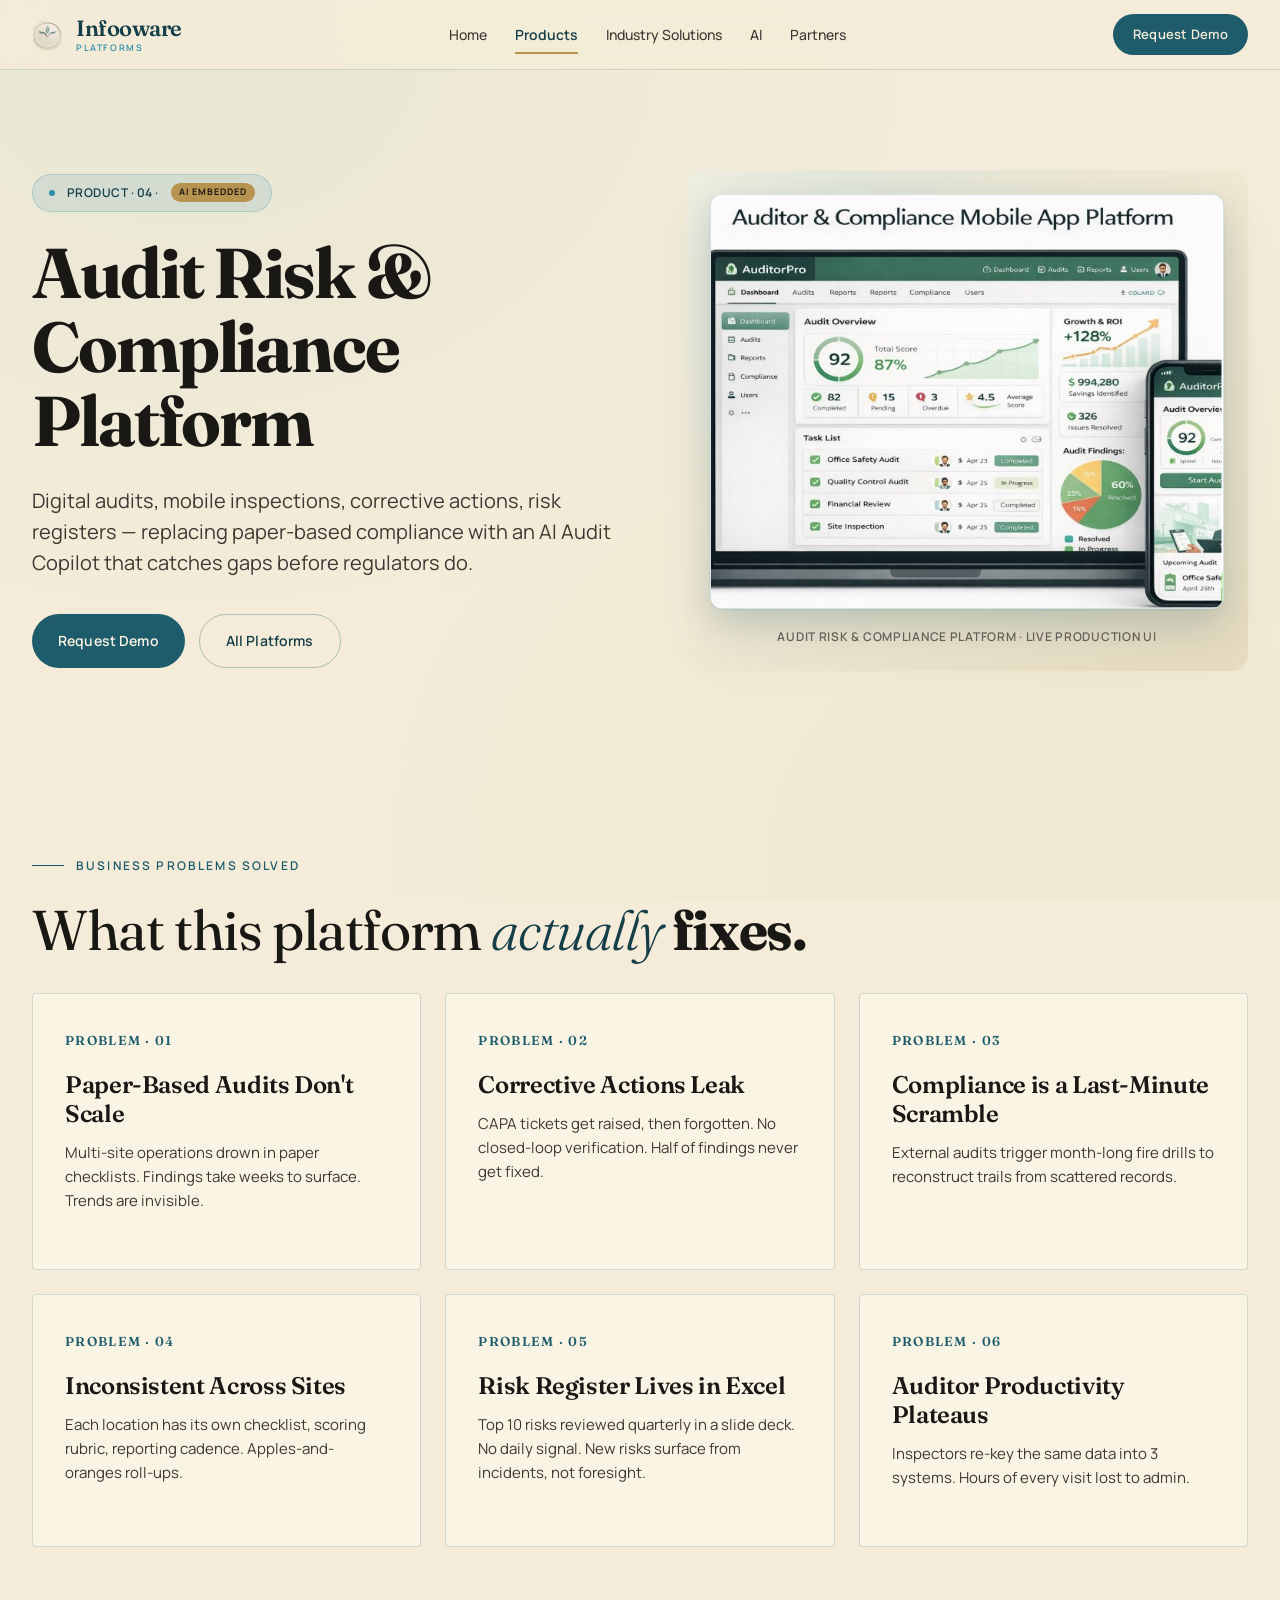
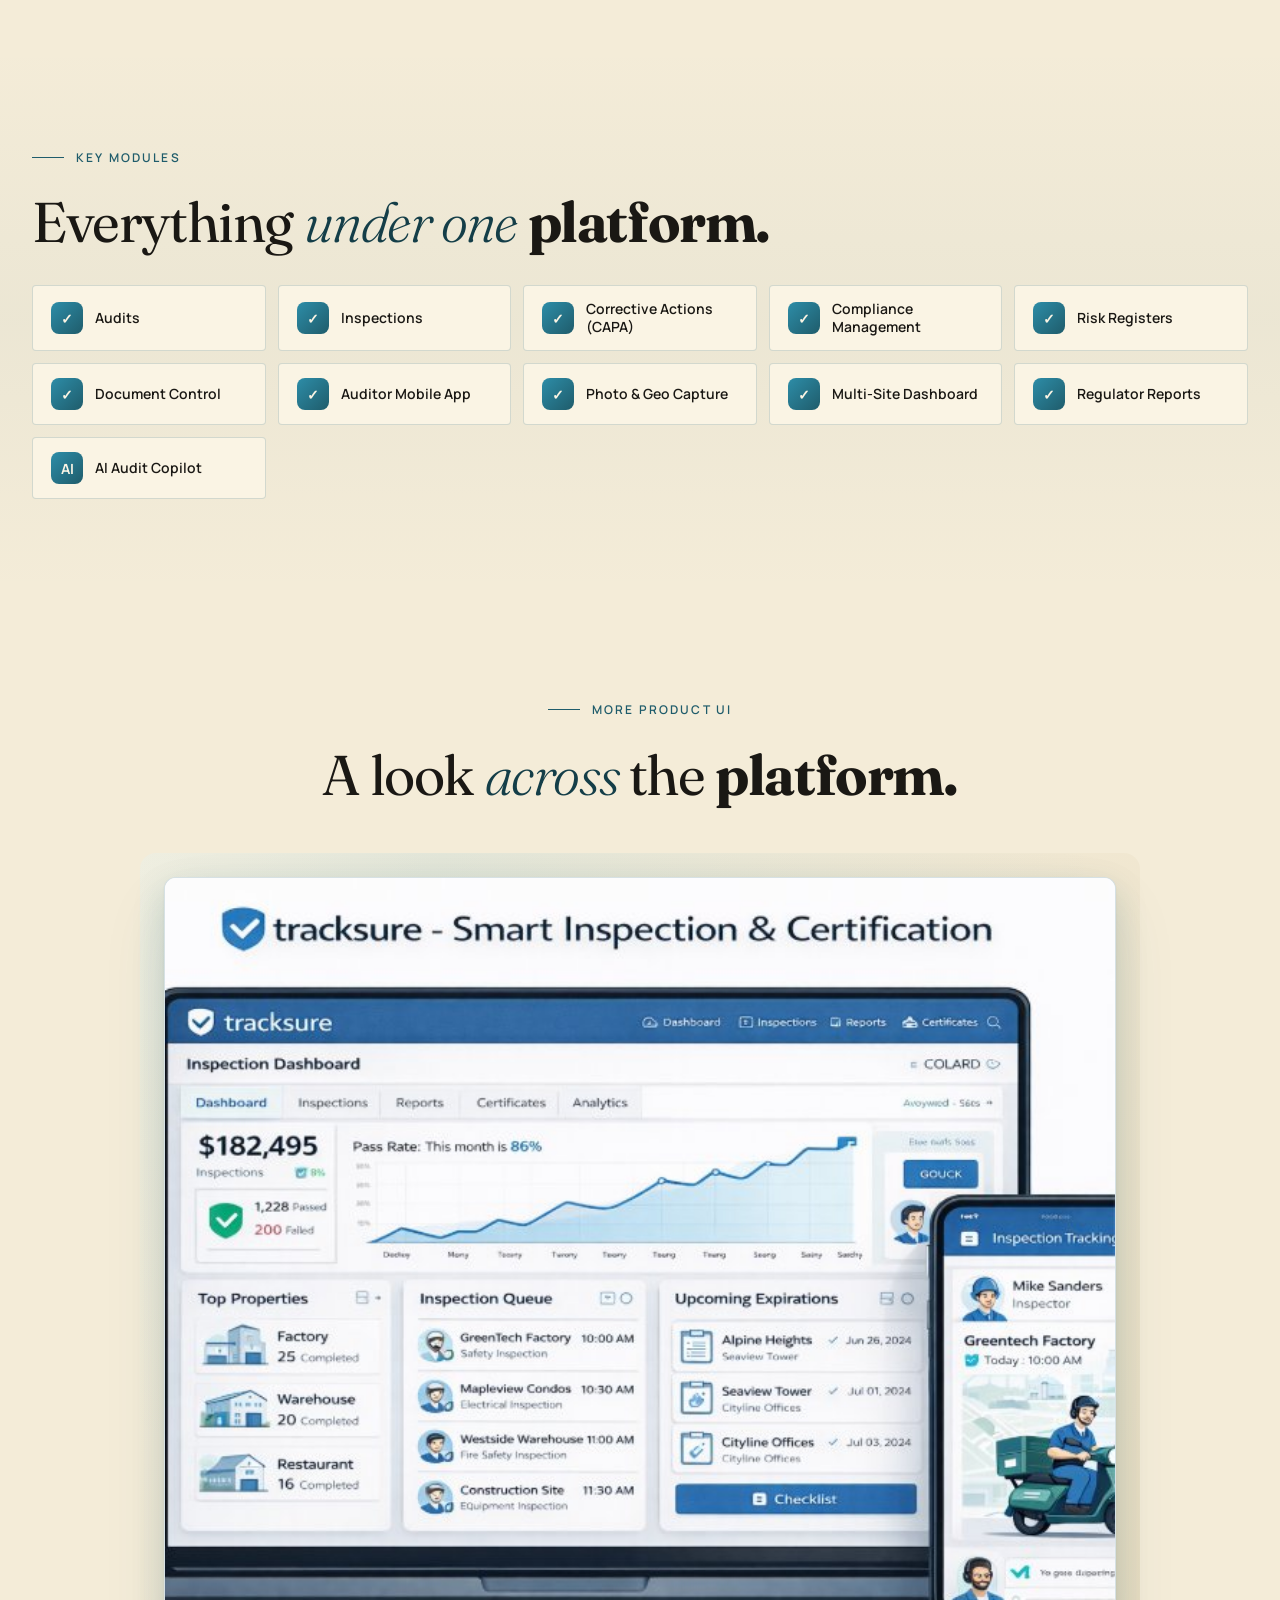
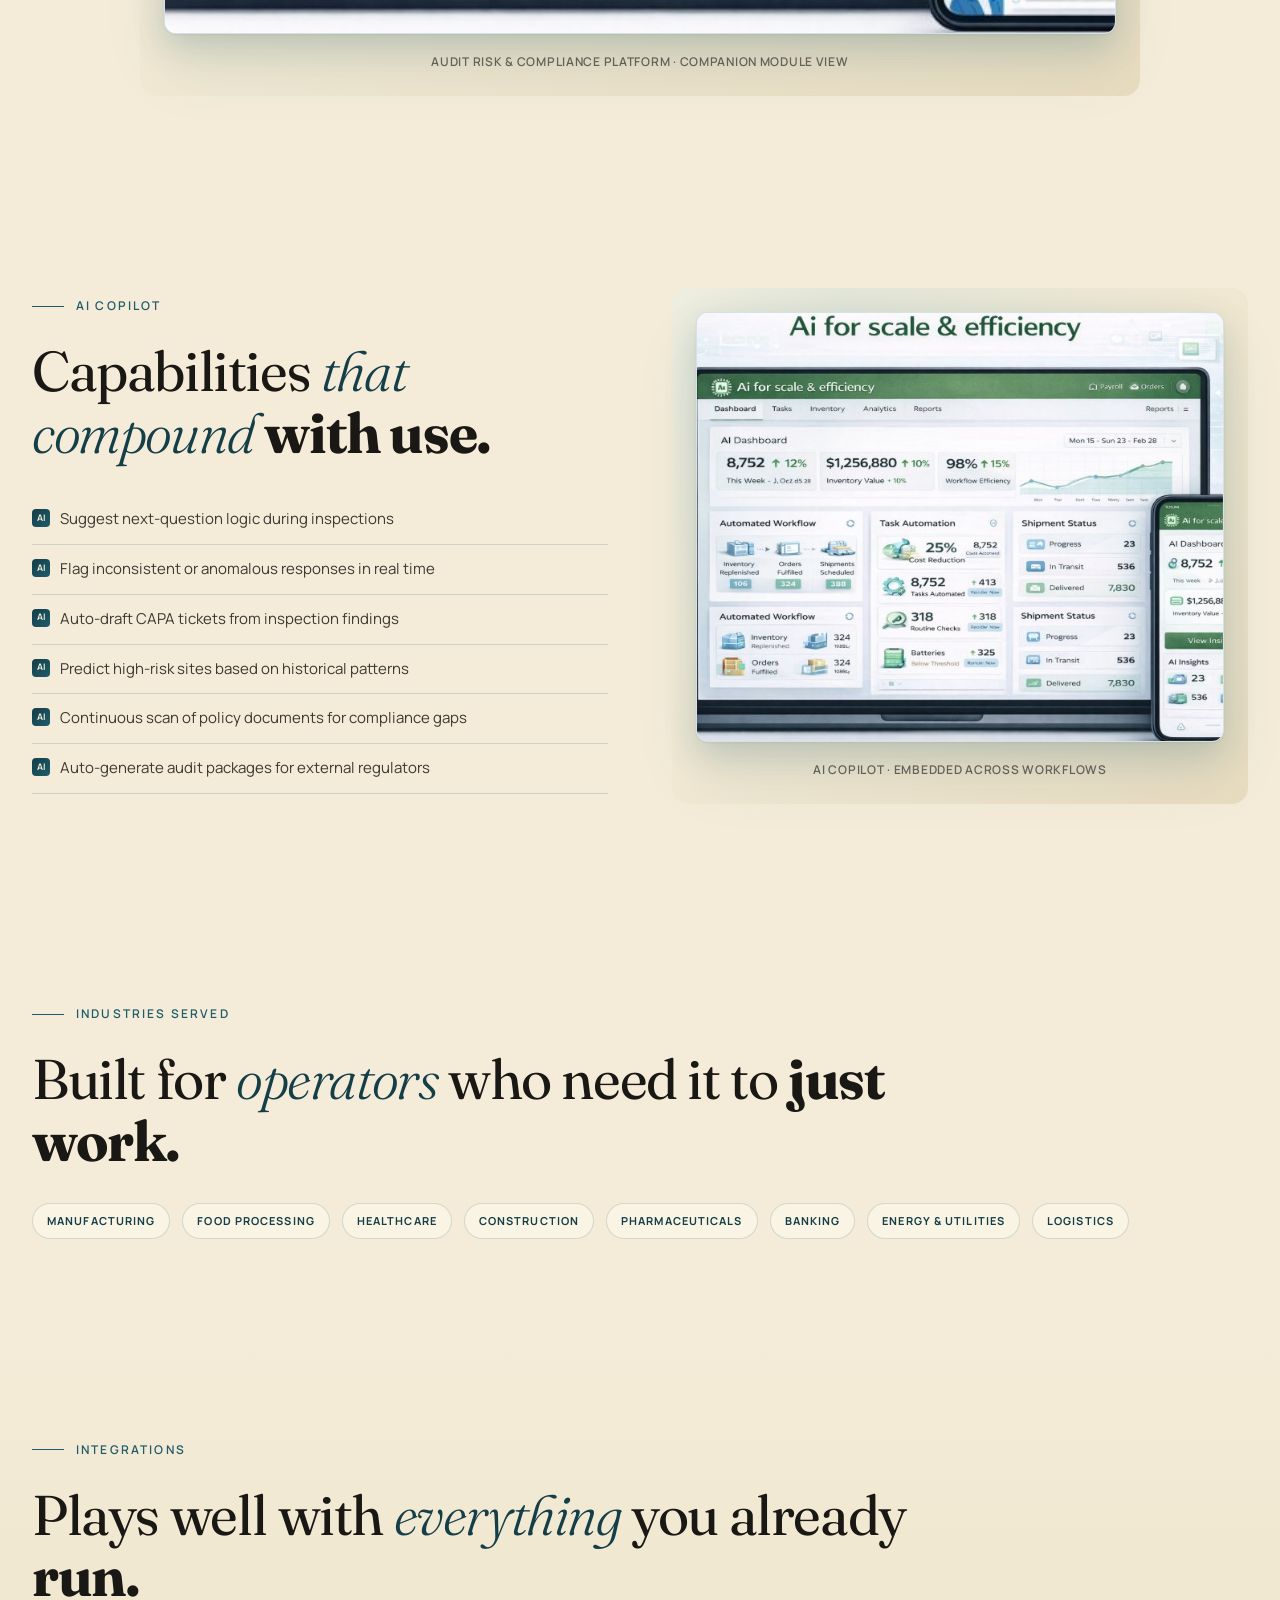
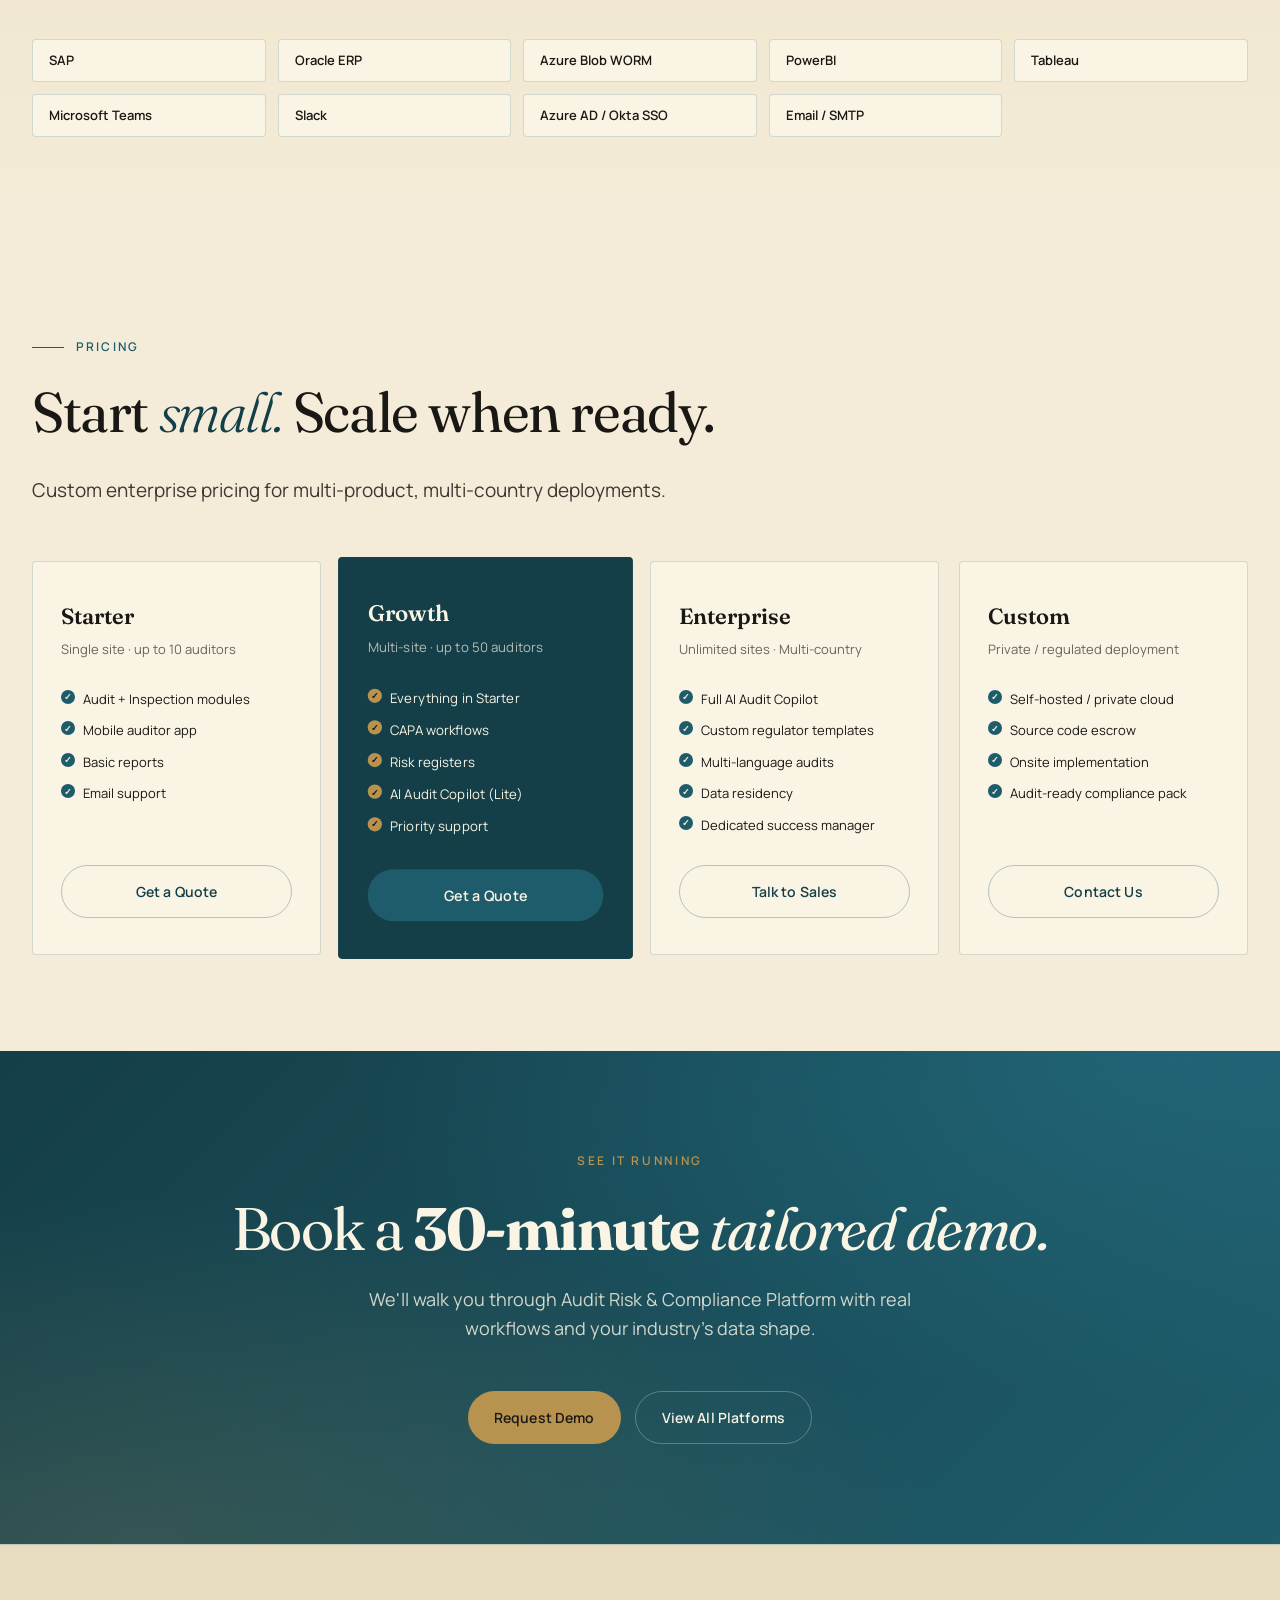
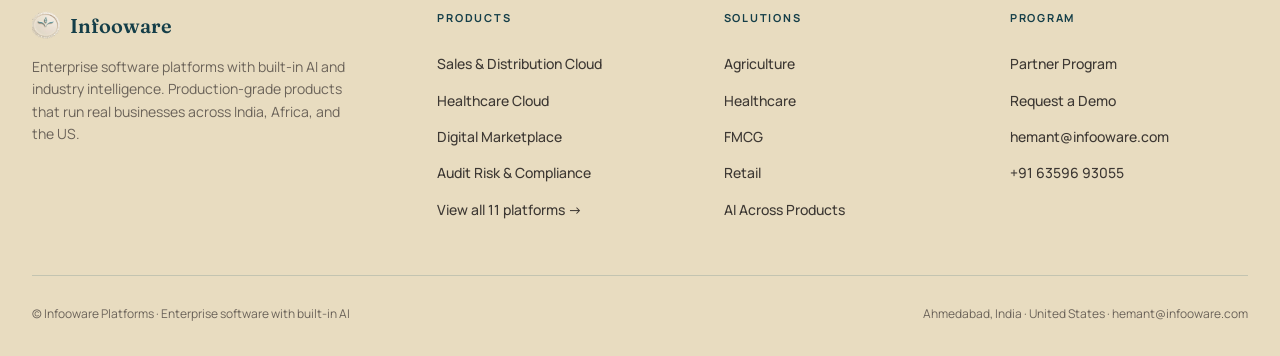
<file: product-audit-compliance.html>
<!DOCTYPE html>
<html lang="en">
<head>
<meta charset="UTF-8">
<meta name="viewport" content="width=device-width, initial-scale=1.0">
<meta name="description" content="Audit Risk & Compliance Platform — Digital audits, mobile inspections, corrective actions, risk registers — replacing paper-based compliance with an AI Audit Copilot that catches gaps before regulators do.">
<title>Audit Risk & Compliance Platform · Infooware Platforms</title>
<link rel="preconnect" href="https://fonts.googleapis.com">
<link rel="preconnect" href="https://fonts.gstatic.com" crossorigin>
<link href="https://fonts.googleapis.com/css2?family=Fraunces:ital,opsz,wght@0,9..144,300;0,9..144,400;0,9..144,500;0,9..144,600;0,9..144,700;1,9..144,300;1,9..144,400;1,9..144,500;1,9..144,600&family=Manrope:wght@300;400;500;600;700;800&display=swap" rel="stylesheet">
<link rel="stylesheet" href="assets/style.css">
<link rel="icon" type="image/png" href="assets/logo.png">
</head>
<body>
<style>
/* ===== Screenshot styling ===== */
.shot {
  display: block;
  width: 100%;
  height: auto;
  border-radius: 12px;
  box-shadow:
    0 1px 2px rgba(31, 92, 107, 0.08),
    0 12px 32px rgba(31, 92, 107, 0.18),
    0 32px 64px rgba(31, 92, 107, 0.10);
  border: 1px solid var(--line);
  background: #fff;
  transition: transform 0.4s cubic-bezier(0.16, 1, 0.3, 1), box-shadow 0.4s ease;
}
.shot:hover {
  transform: translateY(-4px);
  box-shadow:
    0 2px 4px rgba(31, 92, 107, 0.10),
    0 24px 48px rgba(31, 92, 107, 0.22),
    0 48px 80px rgba(31, 92, 107, 0.12);
}
.shot-frame {
  position: relative;
  border-radius: 16px;
  padding: 24px;
  background: linear-gradient(135deg, var(--cream-light) 0%, var(--cream-dark) 100%);
  margin: 0;
}
.shot-frame::before {
  content: "";
  position: absolute;
  inset: 0;
  border-radius: 16px;
  background: radial-gradient(circle at 30% 0%, rgba(45, 141, 168, 0.10), transparent 60%);
  pointer-events: none;
}
.shot-frame img { position: relative; }
.shot-caption {
  font-size: 12px;
  color: var(--muted);
  letter-spacing: 0.06em;
  text-transform: uppercase;
  text-align: center;
  margin-top: 18px;
  font-weight: 600;
}

/* Hero with side-by-side text + screenshot */
.hero-with-shot {
  display: grid;
  grid-template-columns: 1.05fr 1fr;
  gap: 64px;
  align-items: center;
}
@media (max-width: 980px) {
  .hero-with-shot { grid-template-columns: 1fr; gap: 40px; }
}

/* Card with embedded thumbnail */
.product-card-shot {
  overflow: hidden;
  padding: 0;
  display: flex;
  flex-direction: column;
}
.product-card-shot .shot-wrap {
  background: linear-gradient(135deg, #F4ECD8 0%, #E8DCC0 100%);
  padding: 18px;
  border-bottom: 1px solid var(--line);
}
.product-card-shot .shot-wrap img {
  width: 100%;
  border-radius: 6px;
  display: block;
  box-shadow: 0 4px 16px rgba(31, 92, 107, 0.12);
  transition: transform 0.4s cubic-bezier(0.16, 1, 0.3, 1);
}
.product-card-shot:hover .shot-wrap img { transform: scale(1.02); }
.product-card-shot .body { padding: 28px 28px 28px; flex: 1; display: flex; flex-direction: column; }

/* Client logos strip — uses the image23 collage cropped */
.trust-strip {
  padding: 56px 32px;
  background: var(--cream-light);
  border-top: 1px solid var(--line);
  border-bottom: 1px solid var(--line);
}
.trust-inner {
  max-width: 1280px;
  margin: 0 auto;
  text-align: center;
}
.trust-eyebrow {
  font-size: 11px;
  font-weight: 700;
  letter-spacing: 0.2em;
  text-transform: uppercase;
  color: var(--gold);
  margin-bottom: 20px;
}
.trust-headline {
  font-family: 'Fraunces', serif;
  font-size: clamp(24px, 3vw, 36px);
  font-weight: 500;
  letter-spacing: -0.02em;
  color: var(--teal-deep);
  margin-bottom: 36px;
}
.trust-headline em { font-style: italic; }
.trust-headline strong { font-weight: 700; font-style: normal; }
.trust-logos {
  display: block;
  max-width: 720px;
  margin: 0 auto;
  width: 100%;
  height: auto;
  border-radius: 12px;
  box-shadow: 0 12px 32px rgba(31, 92, 107, 0.10);
}

/* Product hero with bigger detail screenshot */
.product-detail-hero {
  padding: 80px 32px 60px;
  max-width: 1280px;
  margin: 0 auto;
}
.product-detail-hero .shot-frame {
  margin-top: 48px;
  padding: 28px;
}

/* Feature row — alternating screenshot + text */
.feature-row {
  display: grid;
  grid-template-columns: 1fr 1fr;
  gap: 64px;
  align-items: center;
  padding: 64px 0;
  border-bottom: 1px solid var(--line);
}
.feature-row:last-of-type { border-bottom: none; }
.feature-row.reverse { direction: rtl; }
.feature-row.reverse > * { direction: ltr; }
@media (max-width: 980px) {
  .feature-row { grid-template-columns: 1fr; gap: 40px; padding: 48px 0; }
  .feature-row.reverse { direction: ltr; }
}
.feature-text h3 {
  font-family: 'Fraunces', serif;
  font-size: clamp(24px, 3vw, 36px);
  font-weight: 500;
  letter-spacing: -0.02em;
  color: var(--ink);
  margin-bottom: 16px;
  line-height: 1.2;
}
.feature-text h3 em { font-style: italic; color: var(--teal-deep); }
.feature-text h3 strong { font-weight: 700; font-style: normal; }
.feature-text .feature-eyebrow {
  font-size: 11px;
  font-weight: 700;
  letter-spacing: 0.18em;
  text-transform: uppercase;
  color: var(--gold);
  margin-bottom: 14px;
}
.feature-text p {
  font-size: 16px;
  line-height: 1.65;
  color: var(--ink-soft);
  margin-bottom: 16px;
}
.feature-text ul {
  list-style: none;
  padding: 0;
  margin-top: 16px;
}
.feature-text ul li {
  font-size: 14px;
  padding: 6px 0 6px 22px;
  position: relative;
  color: var(--ink-soft);
  line-height: 1.5;
}
.feature-text ul li::before {
  content: "→";
  position: absolute;
  left: 0;
  color: var(--gold);
  font-weight: 700;
}
</style>

<header class="topbar">
  <div class="topbar-inner">
    <a class="topbar-brand" href="index.html">
      <img src="assets/logo.png" alt="Infooware">
      <span class="topbar-brand-text">
        <span class="name">Infooware</span>
        <span class="tag">Platforms</span>
      </span>
    </a>
    <button class="nav-toggle" aria-label="Menu">
      <svg viewBox="0 0 24 24" fill="none" stroke="currentColor" stroke-width="2"><path d="M3 6h18M3 12h18M3 18h18"/></svg>
    </button>
    <nav class="nav"><a href="index.html">Home</a><a href="products.html" class="active">Products</a><a href="industry-solutions.html">Industry Solutions</a><a href="ai.html">AI</a><a href="partners.html">Partners</a></nav>
    <a class="topbar-cta" href="demo.html">Request Demo</a>
  </div>
</header>

<main>
  <section class="hero">
    <div class="hero-with-shot">
      <div class="reveal">
        <div class="product-hero-strip"><span class="dot"></span> PRODUCT · 04 · <span class="ai-badge" style="background: var(--gold); color: var(--ink); font-size: 9px; padding: 2px 8px;">AI EMBEDDED</span></div>
        <h1 class="display"><strong>Audit Risk & Compliance Platform</strong></h1>
        <p class="lead">Digital audits, mobile inspections, corrective actions, risk registers — replacing paper-based compliance with an AI Audit Copilot that catches gaps before regulators do.</p>
        <div class="btn-group">
          <a class="btn btn-primary" href="demo.html">Request Demo</a>
          <a class="btn btn-secondary" href="products.html">All Platforms</a>
        </div>
      </div>
      <div class="shot-frame reveal">
        <img class="shot" src="assets/screenshots/audit-compliance.jpg" alt="Audit Risk & Compliance Platform dashboard">
        <div class="shot-caption">Audit Risk & Compliance Platform · Live Production UI</div>
      </div>
    </div>
  </section>

  <section class="section">
    <div class="section-inner reveal">
      <div class="eyebrow">Business Problems Solved</div>
      <h2 class="section-title">What this platform <em>actually</em> <strong>fixes.</strong></h2>
    </div>
    <div class="section-inner card-grid card-grid-3">
      <div class="card reveal">
        <span class="card-num">PROBLEM · 01</span>
        <h3 class="card-title">Paper-Based Audits Don't Scale</h3>
        <p>Multi-site operations drown in paper checklists. Findings take weeks to surface. Trends are invisible.</p>
      </div>
      <div class="card reveal">
        <span class="card-num">PROBLEM · 02</span>
        <h3 class="card-title">Corrective Actions Leak</h3>
        <p>CAPA tickets get raised, then forgotten. No closed-loop verification. Half of findings never get fixed.</p>
      </div>
      <div class="card reveal">
        <span class="card-num">PROBLEM · 03</span>
        <h3 class="card-title">Compliance is a Last-Minute Scramble</h3>
        <p>External audits trigger month-long fire drills to reconstruct trails from scattered records.</p>
      </div>
      <div class="card reveal">
        <span class="card-num">PROBLEM · 04</span>
        <h3 class="card-title">Inconsistent Across Sites</h3>
        <p>Each location has its own checklist, scoring rubric, reporting cadence. Apples-and-oranges roll-ups.</p>
      </div>
      <div class="card reveal">
        <span class="card-num">PROBLEM · 05</span>
        <h3 class="card-title">Risk Register Lives in Excel</h3>
        <p>Top 10 risks reviewed quarterly in a slide deck. No daily signal. New risks surface from incidents, not foresight.</p>
      </div>
      <div class="card reveal">
        <span class="card-num">PROBLEM · 06</span>
        <h3 class="card-title">Auditor Productivity Plateaus</h3>
        <p>Inspectors re-key the same data into 3 systems. Hours of every visit lost to admin.</p>
      </div></div>
  </section>

  <section class="section" style="background: linear-gradient(180deg, transparent, rgba(31, 92, 107, 0.04) 50%, transparent);">
    <div class="section-inner reveal">
      <div class="eyebrow">Key Modules</div>
      <h2 class="section-title">Everything <em>under one</em> <strong>platform.</strong></h2>
    </div>
    <div class="section-inner module-list reveal"><div class="module"><div class="module-icon">✓</div><div class="module-name">Audits</div></div><div class="module"><div class="module-icon">✓</div><div class="module-name">Inspections</div></div><div class="module"><div class="module-icon">✓</div><div class="module-name">Corrective Actions (CAPA)</div></div><div class="module"><div class="module-icon">✓</div><div class="module-name">Compliance Management</div></div><div class="module"><div class="module-icon">✓</div><div class="module-name">Risk Registers</div></div><div class="module"><div class="module-icon">✓</div><div class="module-name">Document Control</div></div><div class="module"><div class="module-icon">✓</div><div class="module-name">Auditor Mobile App</div></div><div class="module"><div class="module-icon">✓</div><div class="module-name">Photo & Geo Capture</div></div><div class="module"><div class="module-icon">✓</div><div class="module-name">Multi-Site Dashboard</div></div><div class="module"><div class="module-icon">✓</div><div class="module-name">Regulator Reports</div></div><div class="module"><div class="module-icon">AI</div><div class="module-name">AI Audit Copilot</div></div></div>
  </section>

  
  <section class="section">
    <div class="section-inner reveal" style="text-align: center; margin-bottom: 48px;">
      <div class="eyebrow" style="justify-content: center; display: inline-flex;">More Product UI</div>
      <h2 class="section-title" style="margin: 0 auto;">A look <em>across</em> the <strong>platform.</strong></h2>
    </div>
    <div class="section-inner" style="max-width: 1000px; margin: 0 auto;">
      <div class="shot-frame reveal">
        <img class="shot" src="assets/screenshots/audit-tracksure.jpg" alt="Audit Risk & Compliance Platform additional view">
        <div class="shot-caption">Audit Risk & Compliance Platform · Companion Module View</div>
      </div>
    </div>
  </section>

  <section class="section">
    <div class="section-inner" style="display: grid; grid-template-columns: 1fr 1fr; gap: 64px;" id="ai-grid">
      <div class="reveal">
        <div class="eyebrow">AI Copilot</div>
        <h2 class="section-title" style="margin-bottom: 32px;">Capabilities <em>that compound</em> <strong>with use.</strong></h2>
        <ul style="list-style: none; padding: 0;"><li style="padding: 12px 0 12px 28px; position: relative; border-bottom: 1px solid var(--line); font-size: 15px; color: var(--ink-soft);"><span style="position: absolute; left: 0; top: 14px; width: 18px; height: 18px; background: linear-gradient(135deg, var(--teal-deep), var(--teal)); color: var(--cream); border-radius: 4px; display: inline-flex; align-items: center; justify-content: center; font-size: 9px; font-weight: 700;">AI</span>Suggest next-question logic during inspections</li><li style="padding: 12px 0 12px 28px; position: relative; border-bottom: 1px solid var(--line); font-size: 15px; color: var(--ink-soft);"><span style="position: absolute; left: 0; top: 14px; width: 18px; height: 18px; background: linear-gradient(135deg, var(--teal-deep), var(--teal)); color: var(--cream); border-radius: 4px; display: inline-flex; align-items: center; justify-content: center; font-size: 9px; font-weight: 700;">AI</span>Flag inconsistent or anomalous responses in real time</li><li style="padding: 12px 0 12px 28px; position: relative; border-bottom: 1px solid var(--line); font-size: 15px; color: var(--ink-soft);"><span style="position: absolute; left: 0; top: 14px; width: 18px; height: 18px; background: linear-gradient(135deg, var(--teal-deep), var(--teal)); color: var(--cream); border-radius: 4px; display: inline-flex; align-items: center; justify-content: center; font-size: 9px; font-weight: 700;">AI</span>Auto-draft CAPA tickets from inspection findings</li><li style="padding: 12px 0 12px 28px; position: relative; border-bottom: 1px solid var(--line); font-size: 15px; color: var(--ink-soft);"><span style="position: absolute; left: 0; top: 14px; width: 18px; height: 18px; background: linear-gradient(135deg, var(--teal-deep), var(--teal)); color: var(--cream); border-radius: 4px; display: inline-flex; align-items: center; justify-content: center; font-size: 9px; font-weight: 700;">AI</span>Predict high-risk sites based on historical patterns</li><li style="padding: 12px 0 12px 28px; position: relative; border-bottom: 1px solid var(--line); font-size: 15px; color: var(--ink-soft);"><span style="position: absolute; left: 0; top: 14px; width: 18px; height: 18px; background: linear-gradient(135deg, var(--teal-deep), var(--teal)); color: var(--cream); border-radius: 4px; display: inline-flex; align-items: center; justify-content: center; font-size: 9px; font-weight: 700;">AI</span>Continuous scan of policy documents for compliance gaps</li><li style="padding: 12px 0 12px 28px; position: relative; border-bottom: 1px solid var(--line); font-size: 15px; color: var(--ink-soft);"><span style="position: absolute; left: 0; top: 14px; width: 18px; height: 18px; background: linear-gradient(135deg, var(--teal-deep), var(--teal)); color: var(--cream); border-radius: 4px; display: inline-flex; align-items: center; justify-content: center; font-size: 9px; font-weight: 700;">AI</span>Auto-generate audit packages for external regulators</li></ul>
      </div>
      <div class="shot-frame reveal">
        <img class="shot" src="assets/screenshots/ai-platform.jpg" alt="AI Copilot dashboard">
        <div class="shot-caption">AI Copilot · Embedded Across Workflows</div>
      </div>
    </div>
  </section>

  <section class="section">
    <div class="section-inner reveal">
      <div class="eyebrow">Industries Served</div>
      <h2 class="section-title">Built for <em>operators</em> who need it to <strong>just work.</strong></h2>
    </div>
    <div class="section-inner reveal" style="display: flex; flex-wrap: wrap; gap: 12px;"><span class="ai-badge" style="padding: 8px 14px; font-size: 11px; background: var(--cream-light); color: var(--teal-deep); border: 1px solid var(--line);">Manufacturing</span><span class="ai-badge" style="padding: 8px 14px; font-size: 11px; background: var(--cream-light); color: var(--teal-deep); border: 1px solid var(--line);">Food Processing</span><span class="ai-badge" style="padding: 8px 14px; font-size: 11px; background: var(--cream-light); color: var(--teal-deep); border: 1px solid var(--line);">Healthcare</span><span class="ai-badge" style="padding: 8px 14px; font-size: 11px; background: var(--cream-light); color: var(--teal-deep); border: 1px solid var(--line);">Construction</span><span class="ai-badge" style="padding: 8px 14px; font-size: 11px; background: var(--cream-light); color: var(--teal-deep); border: 1px solid var(--line);">Pharmaceuticals</span><span class="ai-badge" style="padding: 8px 14px; font-size: 11px; background: var(--cream-light); color: var(--teal-deep); border: 1px solid var(--line);">Banking</span><span class="ai-badge" style="padding: 8px 14px; font-size: 11px; background: var(--cream-light); color: var(--teal-deep); border: 1px solid var(--line);">Energy & Utilities</span><span class="ai-badge" style="padding: 8px 14px; font-size: 11px; background: var(--cream-light); color: var(--teal-deep); border: 1px solid var(--line);">Logistics</span></div>
  </section>

  <section class="section" style="background: linear-gradient(180deg, transparent, rgba(184, 146, 79, 0.05) 50%, transparent);">
    <div class="section-inner reveal">
      <div class="eyebrow">Integrations</div>
      <h2 class="section-title">Plays well with <em>everything</em> you already <strong>run.</strong></h2>
    </div>
    <div class="section-inner module-list reveal"><div class="module" style="padding: 12px 16px;"><div class="module-name" style="font-size: 13px;">SAP</div></div><div class="module" style="padding: 12px 16px;"><div class="module-name" style="font-size: 13px;">Oracle ERP</div></div><div class="module" style="padding: 12px 16px;"><div class="module-name" style="font-size: 13px;">Azure Blob WORM</div></div><div class="module" style="padding: 12px 16px;"><div class="module-name" style="font-size: 13px;">PowerBI</div></div><div class="module" style="padding: 12px 16px;"><div class="module-name" style="font-size: 13px;">Tableau</div></div><div class="module" style="padding: 12px 16px;"><div class="module-name" style="font-size: 13px;">Microsoft Teams</div></div><div class="module" style="padding: 12px 16px;"><div class="module-name" style="font-size: 13px;">Slack</div></div><div class="module" style="padding: 12px 16px;"><div class="module-name" style="font-size: 13px;">Azure AD / Okta SSO</div></div><div class="module" style="padding: 12px 16px;"><div class="module-name" style="font-size: 13px;">Email / SMTP</div></div></div>
  </section>

  <section class="section">
    <div class="section-inner reveal">
      <div class="eyebrow">Pricing</div>
      <h2 class="section-title">Start <em>small.</em> Scale when ready.</h2>
      <p class="section-lead">Custom enterprise pricing for multi-product, multi-country deployments.</p>
    </div>
    <div class="section-inner price-grid">
      <div class="price reveal">
        <div class="price-tier">Starter</div>
        <div class="price-desc">Single site · up to 10 auditors</div>
        <ul><li>Audit + Inspection modules</li><li>Mobile auditor app</li><li>Basic reports</li><li>Email support</li></ul>
        <a class="btn btn-secondary" href="demo.html" style="text-align: center; justify-content: center;">Get a Quote</a>
      </div>
      <div class="price featured reveal">
        <div class="price-tier">Growth</div>
        <div class="price-desc">Multi-site · up to 50 auditors</div>
        <ul><li>Everything in Starter</li><li>CAPA workflows</li><li>Risk registers</li><li>AI Audit Copilot (Lite)</li><li>Priority support</li></ul>
        <a class="btn btn-primary" href="demo.html" style="text-align: center; justify-content: center;">Get a Quote</a>
      </div>
      <div class="price reveal">
        <div class="price-tier">Enterprise</div>
        <div class="price-desc">Unlimited sites · Multi-country</div>
        <ul><li>Full AI Audit Copilot</li><li>Custom regulator templates</li><li>Multi-language audits</li><li>Data residency</li><li>Dedicated success manager</li></ul>
        <a class="btn btn-secondary" href="demo.html" style="text-align: center; justify-content: center;">Talk to Sales</a>
      </div>
      <div class="price reveal">
        <div class="price-tier">Custom</div>
        <div class="price-desc">Private / regulated deployment</div>
        <ul><li>Self-hosted / private cloud</li><li>Source code escrow</li><li>Onsite implementation</li><li>Audit-ready compliance pack</li></ul>
        <a class="btn btn-secondary" href="demo.html" style="text-align: center; justify-content: center;">Contact Us</a>
      </div></div>
  </section>
</main>

<section class="cta-strip">
  <div class="cta-inner">
    <div class="cta-eyebrow reveal">See it Running</div>
    <h2 class="cta-title reveal">Book a <strong>30-minute</strong> <em>tailored demo.</em></h2>
    <p class="cta-sub reveal">We'll walk you through Audit Risk & Compliance Platform with real workflows and your industry's data shape.</p>
    <div class="btn-group reveal" style="justify-content: center;">
      <a class="btn btn-primary" href="demo.html">Request Demo</a>
      <a class="btn btn-secondary" href="products.html">View All Platforms</a>
    </div>
  </div>
</section>

<style>@media (max-width:980px){ #ai-grid { grid-template-columns:1fr !important; gap:40px !important; } }</style>

<footer>
  <div class="footer-inner">
    <div class="footer-top">
      <div class="footer-brand-block">
        <div class="logo-row">
          <img src="assets/logo.png" alt="Infooware">
          <span>Infooware</span>
        </div>
        <p>Enterprise software platforms with built-in AI and industry intelligence. Production-grade products that run real businesses across India, Africa, and the US.</p>
      </div>
      <div class="footer-col">
        <h5>Products</h5>
        <ul>
          <li><a href="product-sales-cloud.html">Sales &amp; Distribution Cloud</a></li>
          <li><a href="product-healthcare-cloud.html">Healthcare Cloud</a></li>
          <li><a href="product-marketplace.html">Digital Marketplace</a></li>
          <li><a href="product-audit-compliance.html">Audit Risk &amp; Compliance</a></li>
          <li><a href="products.html">View all 11 platforms →</a></li>
        </ul>
      </div>
      <div class="footer-col">
        <h5>Solutions</h5>
        <ul>
          <li><a href="industry-solutions.html#agriculture">Agriculture</a></li>
          <li><a href="industry-solutions.html#healthcare">Healthcare</a></li>
          <li><a href="industry-solutions.html#fmcg">FMCG</a></li>
          <li><a href="industry-solutions.html#retail">Retail</a></li>
          <li><a href="ai.html">AI Across Products</a></li>
        </ul>
      </div>
      <div class="footer-col">
        <h5>Program</h5>
        <ul>
          <li><a href="partners.html">Partner Program</a></li>
          <li><a href="demo.html">Request a Demo</a></li>
          <li><a href="mailto:hemant@infooware.com">hemant@infooware.com</a></li>
          <li><a href="tel:+916359693055">+91 63596 93055</a></li>
        </ul>
      </div>
    </div>
    <div class="footer-bottom">
      <div>© Infooware Platforms · Enterprise software with built-in AI</div>
      <div>Ahmedabad, India · United States · <a href="mailto:hemant@infooware.com">hemant@infooware.com</a></div>
    </div>
  </div>
</footer>
<script src="assets/main.js"></script>
</body>
</html>
</file>
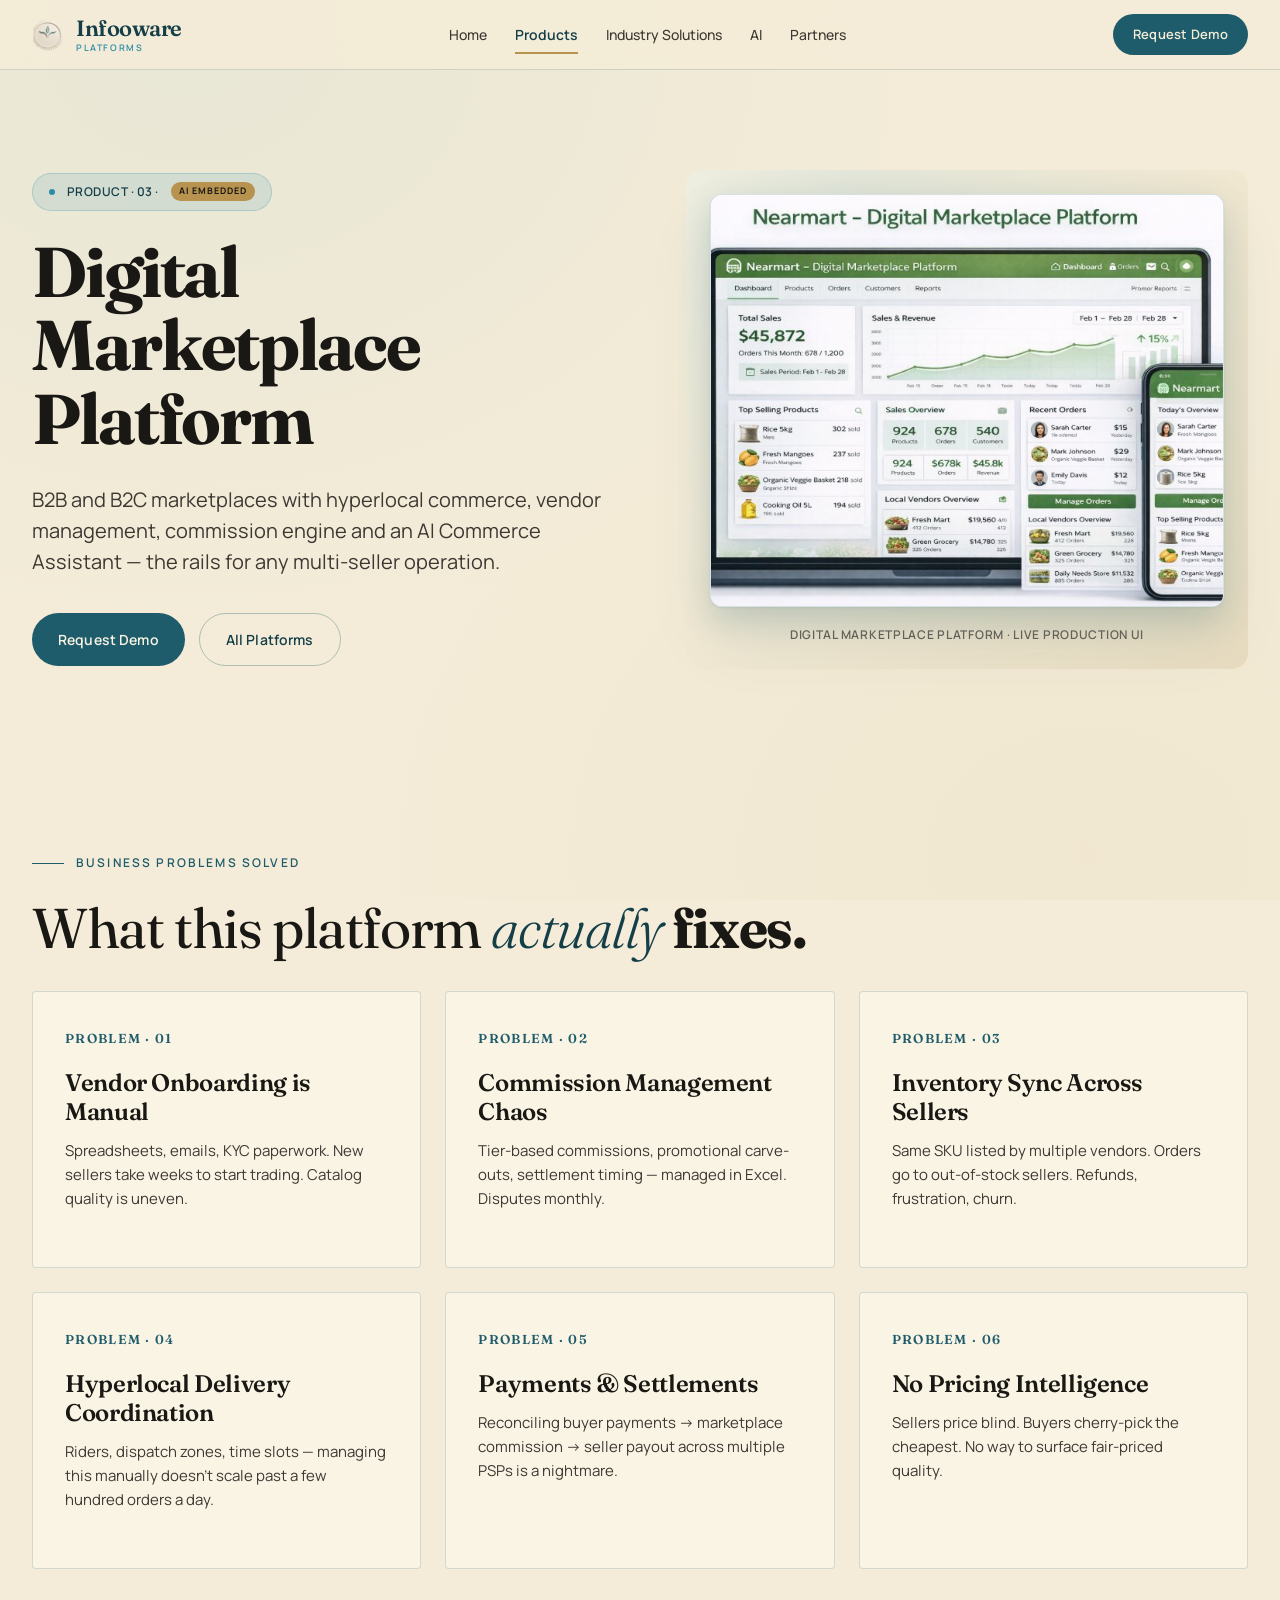
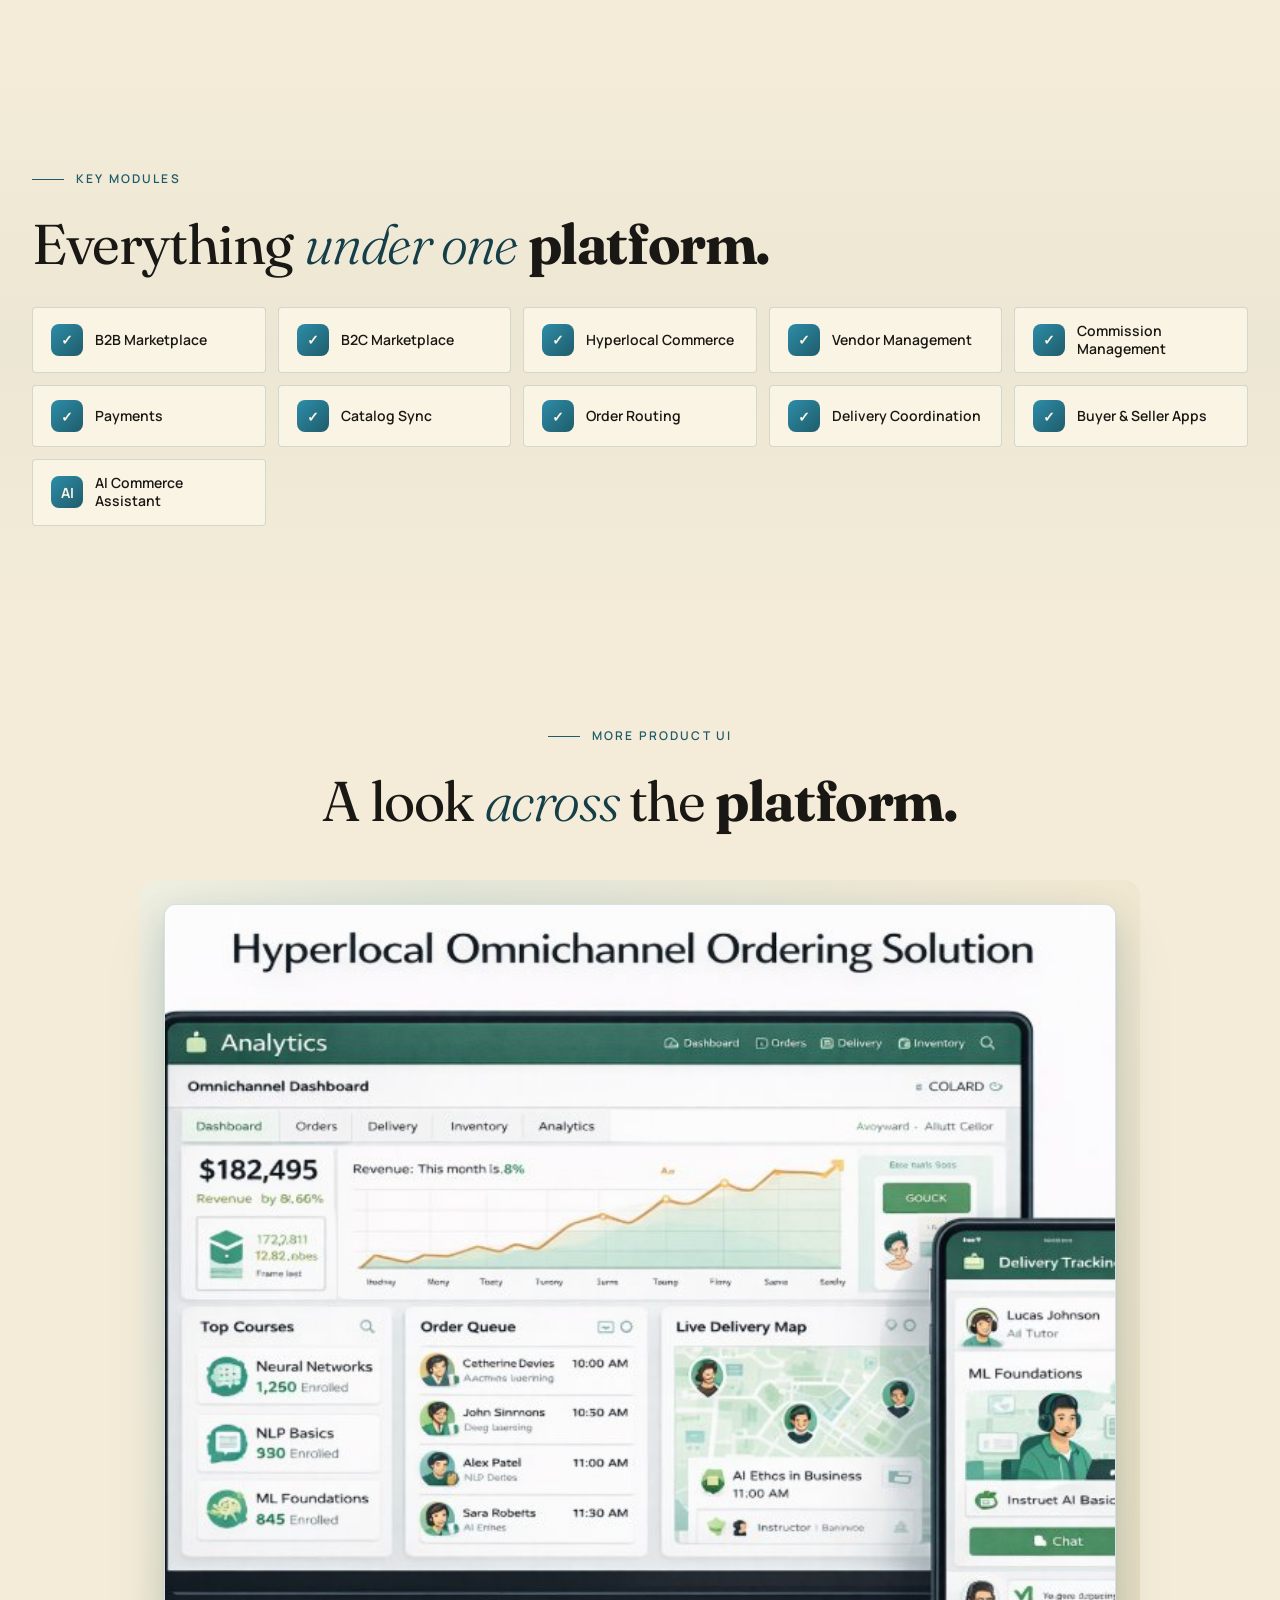
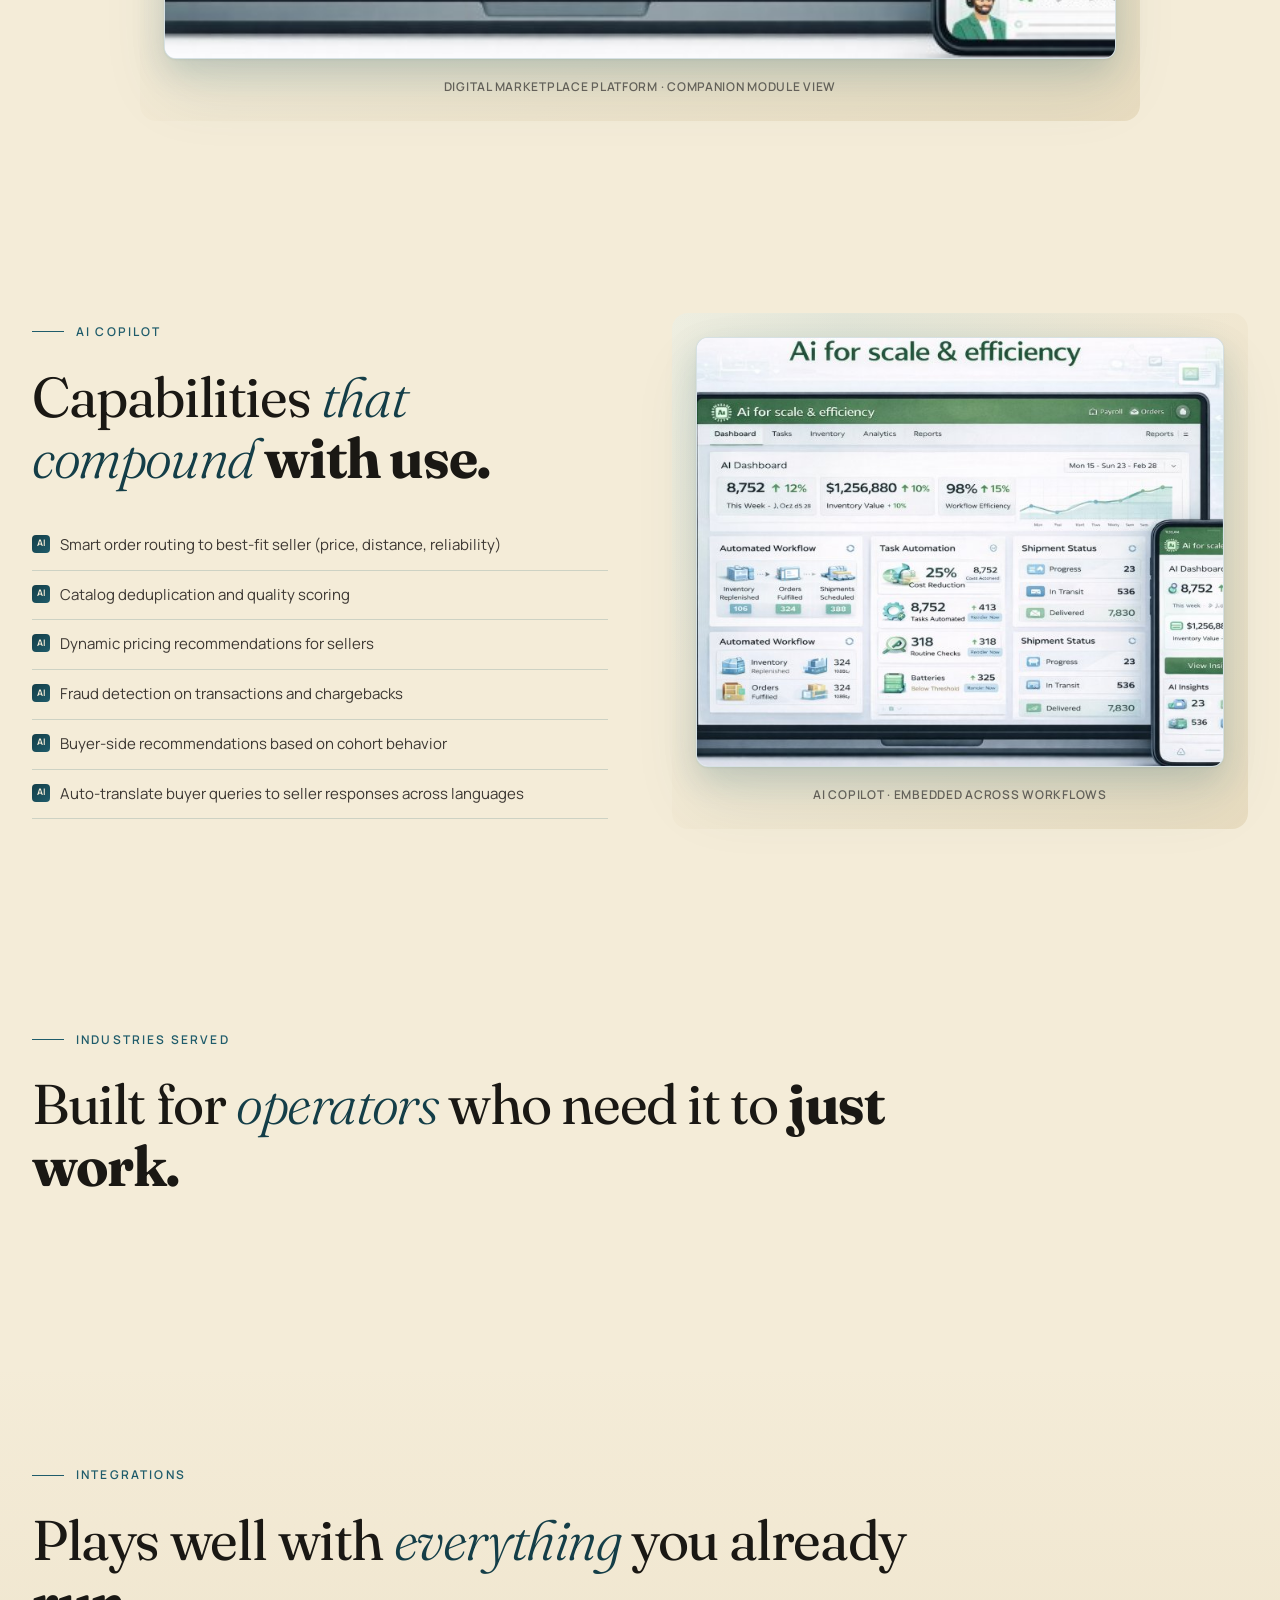
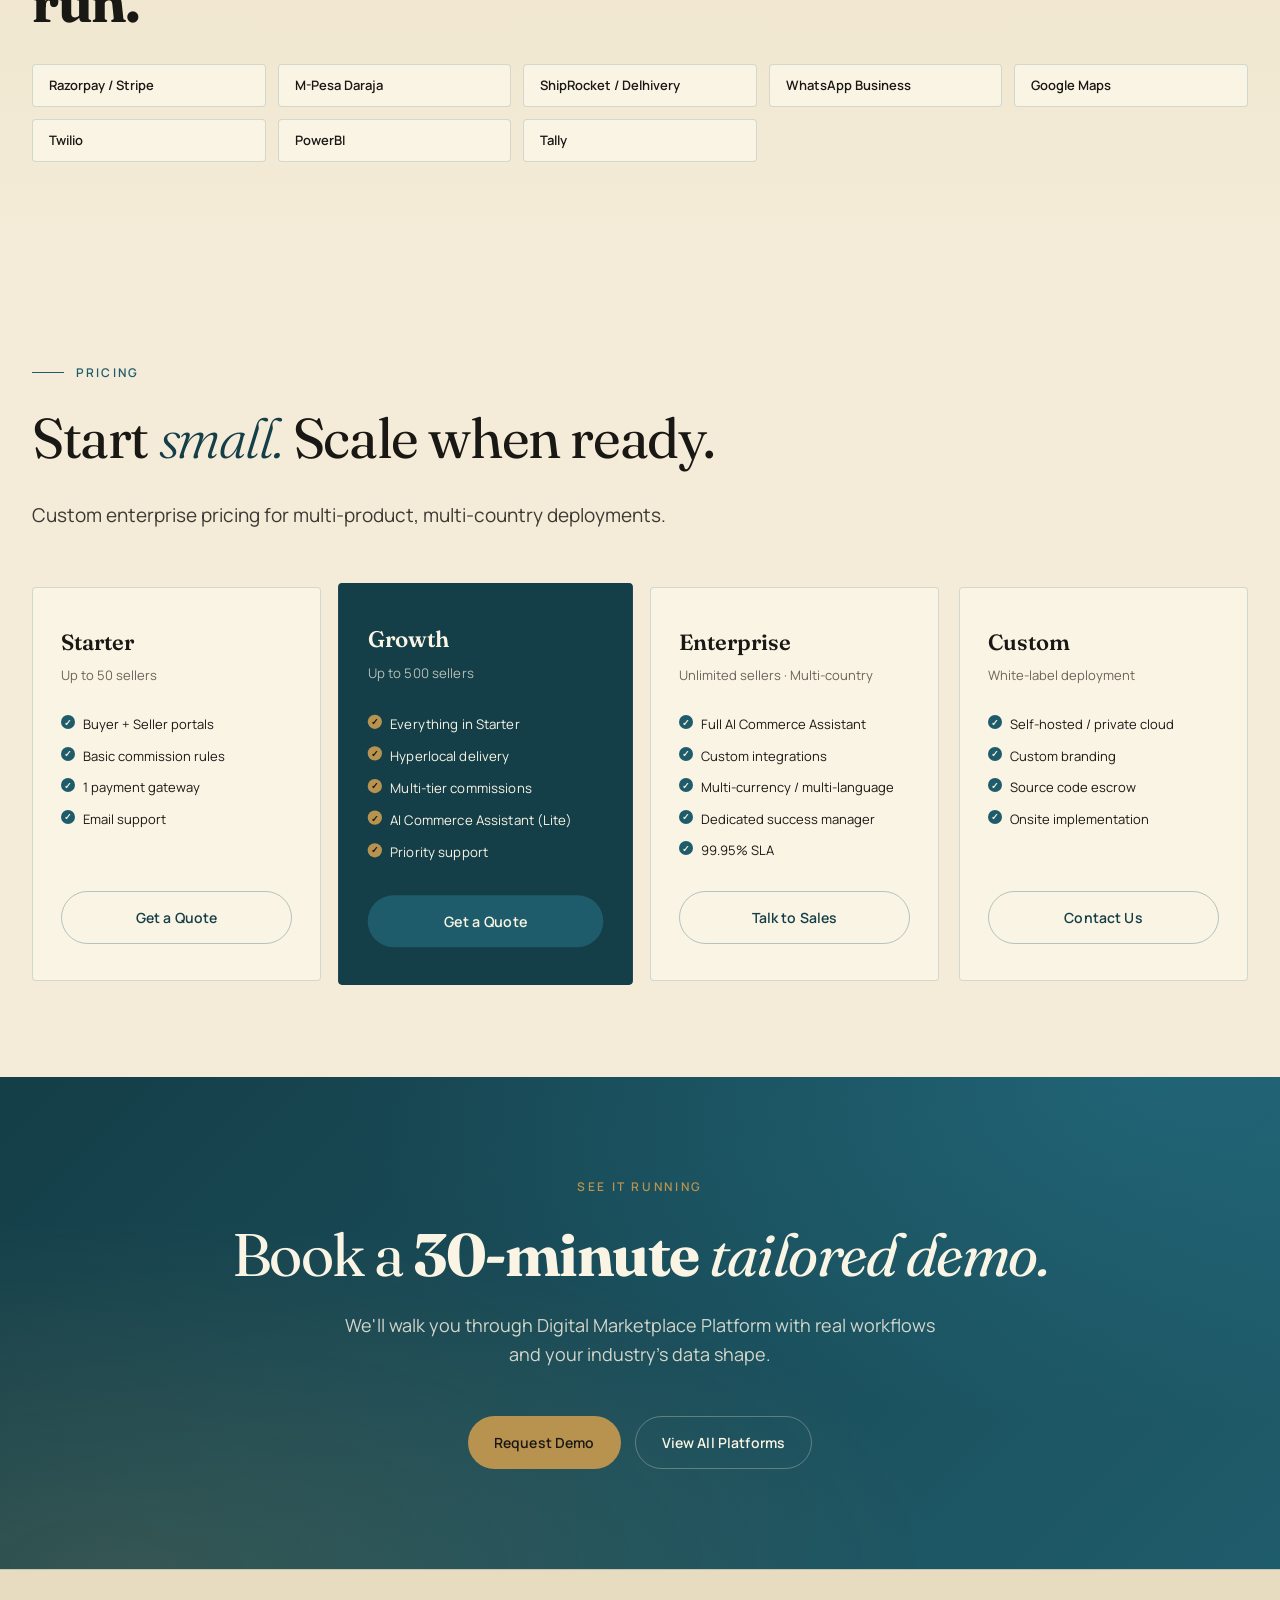
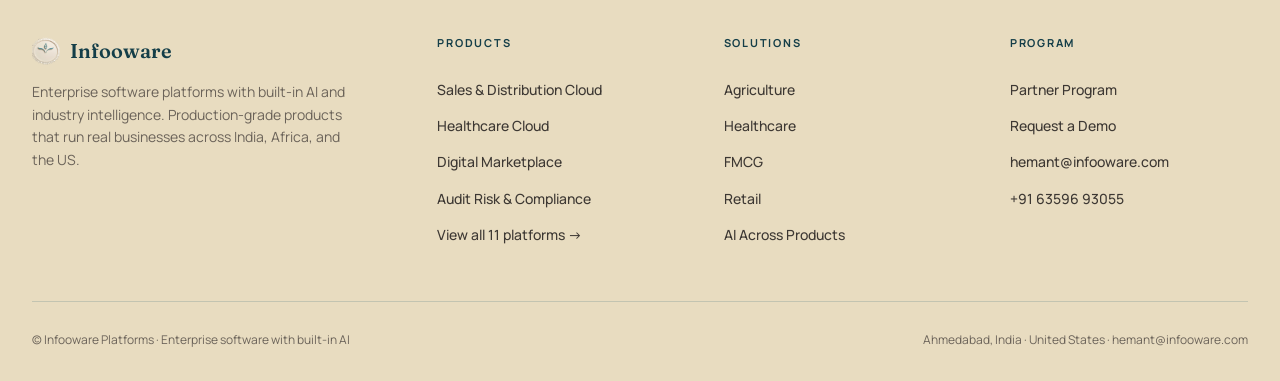
<file: product-marketplace.html>
<!DOCTYPE html>
<html lang="en">
<head>
<meta charset="UTF-8">
<meta name="viewport" content="width=device-width, initial-scale=1.0">
<meta name="description" content="Digital Marketplace Platform — B2B and B2C marketplaces with hyperlocal commerce, vendor management, commission engine and an AI Commerce Assistant — the rails for any multi-seller operation.">
<title>Digital Marketplace Platform · Infooware Platforms</title>
<link rel="preconnect" href="https://fonts.googleapis.com">
<link rel="preconnect" href="https://fonts.gstatic.com" crossorigin>
<link href="https://fonts.googleapis.com/css2?family=Fraunces:ital,opsz,wght@0,9..144,300;0,9..144,400;0,9..144,500;0,9..144,600;0,9..144,700;1,9..144,300;1,9..144,400;1,9..144,500;1,9..144,600&family=Manrope:wght@300;400;500;600;700;800&display=swap" rel="stylesheet">
<link rel="stylesheet" href="assets/style.css">
<link rel="icon" type="image/png" href="assets/logo.png">
</head>
<body>
<style>
/* ===== Screenshot styling ===== */
.shot {
  display: block;
  width: 100%;
  height: auto;
  border-radius: 12px;
  box-shadow:
    0 1px 2px rgba(31, 92, 107, 0.08),
    0 12px 32px rgba(31, 92, 107, 0.18),
    0 32px 64px rgba(31, 92, 107, 0.10);
  border: 1px solid var(--line);
  background: #fff;
  transition: transform 0.4s cubic-bezier(0.16, 1, 0.3, 1), box-shadow 0.4s ease;
}
.shot:hover {
  transform: translateY(-4px);
  box-shadow:
    0 2px 4px rgba(31, 92, 107, 0.10),
    0 24px 48px rgba(31, 92, 107, 0.22),
    0 48px 80px rgba(31, 92, 107, 0.12);
}
.shot-frame {
  position: relative;
  border-radius: 16px;
  padding: 24px;
  background: linear-gradient(135deg, var(--cream-light) 0%, var(--cream-dark) 100%);
  margin: 0;
}
.shot-frame::before {
  content: "";
  position: absolute;
  inset: 0;
  border-radius: 16px;
  background: radial-gradient(circle at 30% 0%, rgba(45, 141, 168, 0.10), transparent 60%);
  pointer-events: none;
}
.shot-frame img { position: relative; }
.shot-caption {
  font-size: 12px;
  color: var(--muted);
  letter-spacing: 0.06em;
  text-transform: uppercase;
  text-align: center;
  margin-top: 18px;
  font-weight: 600;
}

/* Hero with side-by-side text + screenshot */
.hero-with-shot {
  display: grid;
  grid-template-columns: 1.05fr 1fr;
  gap: 64px;
  align-items: center;
}
@media (max-width: 980px) {
  .hero-with-shot { grid-template-columns: 1fr; gap: 40px; }
}

/* Card with embedded thumbnail */
.product-card-shot {
  overflow: hidden;
  padding: 0;
  display: flex;
  flex-direction: column;
}
.product-card-shot .shot-wrap {
  background: linear-gradient(135deg, #F4ECD8 0%, #E8DCC0 100%);
  padding: 18px;
  border-bottom: 1px solid var(--line);
}
.product-card-shot .shot-wrap img {
  width: 100%;
  border-radius: 6px;
  display: block;
  box-shadow: 0 4px 16px rgba(31, 92, 107, 0.12);
  transition: transform 0.4s cubic-bezier(0.16, 1, 0.3, 1);
}
.product-card-shot:hover .shot-wrap img { transform: scale(1.02); }
.product-card-shot .body { padding: 28px 28px 28px; flex: 1; display: flex; flex-direction: column; }

/* Client logos strip — uses the image23 collage cropped */
.trust-strip {
  padding: 56px 32px;
  background: var(--cream-light);
  border-top: 1px solid var(--line);
  border-bottom: 1px solid var(--line);
}
.trust-inner {
  max-width: 1280px;
  margin: 0 auto;
  text-align: center;
}
.trust-eyebrow {
  font-size: 11px;
  font-weight: 700;
  letter-spacing: 0.2em;
  text-transform: uppercase;
  color: var(--gold);
  margin-bottom: 20px;
}
.trust-headline {
  font-family: 'Fraunces', serif;
  font-size: clamp(24px, 3vw, 36px);
  font-weight: 500;
  letter-spacing: -0.02em;
  color: var(--teal-deep);
  margin-bottom: 36px;
}
.trust-headline em { font-style: italic; }
.trust-headline strong { font-weight: 700; font-style: normal; }
.trust-logos {
  display: block;
  max-width: 720px;
  margin: 0 auto;
  width: 100%;
  height: auto;
  border-radius: 12px;
  box-shadow: 0 12px 32px rgba(31, 92, 107, 0.10);
}

/* Product hero with bigger detail screenshot */
.product-detail-hero {
  padding: 80px 32px 60px;
  max-width: 1280px;
  margin: 0 auto;
}
.product-detail-hero .shot-frame {
  margin-top: 48px;
  padding: 28px;
}

/* Feature row — alternating screenshot + text */
.feature-row {
  display: grid;
  grid-template-columns: 1fr 1fr;
  gap: 64px;
  align-items: center;
  padding: 64px 0;
  border-bottom: 1px solid var(--line);
}
.feature-row:last-of-type { border-bottom: none; }
.feature-row.reverse { direction: rtl; }
.feature-row.reverse > * { direction: ltr; }
@media (max-width: 980px) {
  .feature-row { grid-template-columns: 1fr; gap: 40px; padding: 48px 0; }
  .feature-row.reverse { direction: ltr; }
}
.feature-text h3 {
  font-family: 'Fraunces', serif;
  font-size: clamp(24px, 3vw, 36px);
  font-weight: 500;
  letter-spacing: -0.02em;
  color: var(--ink);
  margin-bottom: 16px;
  line-height: 1.2;
}
.feature-text h3 em { font-style: italic; color: var(--teal-deep); }
.feature-text h3 strong { font-weight: 700; font-style: normal; }
.feature-text .feature-eyebrow {
  font-size: 11px;
  font-weight: 700;
  letter-spacing: 0.18em;
  text-transform: uppercase;
  color: var(--gold);
  margin-bottom: 14px;
}
.feature-text p {
  font-size: 16px;
  line-height: 1.65;
  color: var(--ink-soft);
  margin-bottom: 16px;
}
.feature-text ul {
  list-style: none;
  padding: 0;
  margin-top: 16px;
}
.feature-text ul li {
  font-size: 14px;
  padding: 6px 0 6px 22px;
  position: relative;
  color: var(--ink-soft);
  line-height: 1.5;
}
.feature-text ul li::before {
  content: "→";
  position: absolute;
  left: 0;
  color: var(--gold);
  font-weight: 700;
}
</style>

<header class="topbar">
  <div class="topbar-inner">
    <a class="topbar-brand" href="index.html">
      <img src="assets/logo.png" alt="Infooware">
      <span class="topbar-brand-text">
        <span class="name">Infooware</span>
        <span class="tag">Platforms</span>
      </span>
    </a>
    <button class="nav-toggle" aria-label="Menu">
      <svg viewBox="0 0 24 24" fill="none" stroke="currentColor" stroke-width="2"><path d="M3 6h18M3 12h18M3 18h18"/></svg>
    </button>
    <nav class="nav"><a href="index.html">Home</a><a href="products.html" class="active">Products</a><a href="industry-solutions.html">Industry Solutions</a><a href="ai.html">AI</a><a href="partners.html">Partners</a></nav>
    <a class="topbar-cta" href="demo.html">Request Demo</a>
  </div>
</header>

<main>
  <section class="hero">
    <div class="hero-with-shot">
      <div class="reveal">
        <div class="product-hero-strip"><span class="dot"></span> PRODUCT · 03 · <span class="ai-badge" style="background: var(--gold); color: var(--ink); font-size: 9px; padding: 2px 8px;">AI EMBEDDED</span></div>
        <h1 class="display"><strong>Digital Marketplace Platform</strong></h1>
        <p class="lead">B2B and B2C marketplaces with hyperlocal commerce, vendor management, commission engine and an AI Commerce Assistant — the rails for any multi-seller operation.</p>
        <div class="btn-group">
          <a class="btn btn-primary" href="demo.html">Request Demo</a>
          <a class="btn btn-secondary" href="products.html">All Platforms</a>
        </div>
      </div>
      <div class="shot-frame reveal">
        <img class="shot" src="assets/screenshots/marketplace.jpg" alt="Digital Marketplace Platform dashboard">
        <div class="shot-caption">Digital Marketplace Platform · Live Production UI</div>
      </div>
    </div>
  </section>

  <section class="section">
    <div class="section-inner reveal">
      <div class="eyebrow">Business Problems Solved</div>
      <h2 class="section-title">What this platform <em>actually</em> <strong>fixes.</strong></h2>
    </div>
    <div class="section-inner card-grid card-grid-3">
      <div class="card reveal">
        <span class="card-num">PROBLEM · 01</span>
        <h3 class="card-title">Vendor Onboarding is Manual</h3>
        <p>Spreadsheets, emails, KYC paperwork. New sellers take weeks to start trading. Catalog quality is uneven.</p>
      </div>
      <div class="card reveal">
        <span class="card-num">PROBLEM · 02</span>
        <h3 class="card-title">Commission Management Chaos</h3>
        <p>Tier-based commissions, promotional carve-outs, settlement timing — managed in Excel. Disputes monthly.</p>
      </div>
      <div class="card reveal">
        <span class="card-num">PROBLEM · 03</span>
        <h3 class="card-title">Inventory Sync Across Sellers</h3>
        <p>Same SKU listed by multiple vendors. Orders go to out-of-stock sellers. Refunds, frustration, churn.</p>
      </div>
      <div class="card reveal">
        <span class="card-num">PROBLEM · 04</span>
        <h3 class="card-title">Hyperlocal Delivery Coordination</h3>
        <p>Riders, dispatch zones, time slots — managing this manually doesn't scale past a few hundred orders a day.</p>
      </div>
      <div class="card reveal">
        <span class="card-num">PROBLEM · 05</span>
        <h3 class="card-title">Payments &amp; Settlements</h3>
        <p>Reconciling buyer payments → marketplace commission → seller payout across multiple PSPs is a nightmare.</p>
      </div>
      <div class="card reveal">
        <span class="card-num">PROBLEM · 06</span>
        <h3 class="card-title">No Pricing Intelligence</h3>
        <p>Sellers price blind. Buyers cherry-pick the cheapest. No way to surface fair-priced quality.</p>
      </div></div>
  </section>

  <section class="section" style="background: linear-gradient(180deg, transparent, rgba(31, 92, 107, 0.04) 50%, transparent);">
    <div class="section-inner reveal">
      <div class="eyebrow">Key Modules</div>
      <h2 class="section-title">Everything <em>under one</em> <strong>platform.</strong></h2>
    </div>
    <div class="section-inner module-list reveal"><div class="module"><div class="module-icon">✓</div><div class="module-name">B2B Marketplace</div></div><div class="module"><div class="module-icon">✓</div><div class="module-name">B2C Marketplace</div></div><div class="module"><div class="module-icon">✓</div><div class="module-name">Hyperlocal Commerce</div></div><div class="module"><div class="module-icon">✓</div><div class="module-name">Vendor Management</div></div><div class="module"><div class="module-icon">✓</div><div class="module-name">Commission Management</div></div><div class="module"><div class="module-icon">✓</div><div class="module-name">Payments</div></div><div class="module"><div class="module-icon">✓</div><div class="module-name">Catalog Sync</div></div><div class="module"><div class="module-icon">✓</div><div class="module-name">Order Routing</div></div><div class="module"><div class="module-icon">✓</div><div class="module-name">Delivery Coordination</div></div><div class="module"><div class="module-icon">✓</div><div class="module-name">Buyer & Seller Apps</div></div><div class="module"><div class="module-icon">AI</div><div class="module-name">AI Commerce Assistant</div></div></div>
  </section>

  
  <section class="section">
    <div class="section-inner reveal" style="text-align: center; margin-bottom: 48px;">
      <div class="eyebrow" style="justify-content: center; display: inline-flex;">More Product UI</div>
      <h2 class="section-title" style="margin: 0 auto;">A look <em>across</em> the <strong>platform.</strong></h2>
    </div>
    <div class="section-inner" style="max-width: 1000px; margin: 0 auto;">
      <div class="shot-frame reveal">
        <img class="shot" src="assets/screenshots/omnichannel.jpg" alt="Digital Marketplace Platform additional view">
        <div class="shot-caption">Digital Marketplace Platform · Companion Module View</div>
      </div>
    </div>
  </section>

  <section class="section">
    <div class="section-inner" style="display: grid; grid-template-columns: 1fr 1fr; gap: 64px;" id="ai-grid">
      <div class="reveal">
        <div class="eyebrow">AI Copilot</div>
        <h2 class="section-title" style="margin-bottom: 32px;">Capabilities <em>that compound</em> <strong>with use.</strong></h2>
        <ul style="list-style: none; padding: 0;"><li style="padding: 12px 0 12px 28px; position: relative; border-bottom: 1px solid var(--line); font-size: 15px; color: var(--ink-soft);"><span style="position: absolute; left: 0; top: 14px; width: 18px; height: 18px; background: linear-gradient(135deg, var(--teal-deep), var(--teal)); color: var(--cream); border-radius: 4px; display: inline-flex; align-items: center; justify-content: center; font-size: 9px; font-weight: 700;">AI</span>Smart order routing to best-fit seller (price, distance, reliability)</li><li style="padding: 12px 0 12px 28px; position: relative; border-bottom: 1px solid var(--line); font-size: 15px; color: var(--ink-soft);"><span style="position: absolute; left: 0; top: 14px; width: 18px; height: 18px; background: linear-gradient(135deg, var(--teal-deep), var(--teal)); color: var(--cream); border-radius: 4px; display: inline-flex; align-items: center; justify-content: center; font-size: 9px; font-weight: 700;">AI</span>Catalog deduplication and quality scoring</li><li style="padding: 12px 0 12px 28px; position: relative; border-bottom: 1px solid var(--line); font-size: 15px; color: var(--ink-soft);"><span style="position: absolute; left: 0; top: 14px; width: 18px; height: 18px; background: linear-gradient(135deg, var(--teal-deep), var(--teal)); color: var(--cream); border-radius: 4px; display: inline-flex; align-items: center; justify-content: center; font-size: 9px; font-weight: 700;">AI</span>Dynamic pricing recommendations for sellers</li><li style="padding: 12px 0 12px 28px; position: relative; border-bottom: 1px solid var(--line); font-size: 15px; color: var(--ink-soft);"><span style="position: absolute; left: 0; top: 14px; width: 18px; height: 18px; background: linear-gradient(135deg, var(--teal-deep), var(--teal)); color: var(--cream); border-radius: 4px; display: inline-flex; align-items: center; justify-content: center; font-size: 9px; font-weight: 700;">AI</span>Fraud detection on transactions and chargebacks</li><li style="padding: 12px 0 12px 28px; position: relative; border-bottom: 1px solid var(--line); font-size: 15px; color: var(--ink-soft);"><span style="position: absolute; left: 0; top: 14px; width: 18px; height: 18px; background: linear-gradient(135deg, var(--teal-deep), var(--teal)); color: var(--cream); border-radius: 4px; display: inline-flex; align-items: center; justify-content: center; font-size: 9px; font-weight: 700;">AI</span>Buyer-side recommendations based on cohort behavior</li><li style="padding: 12px 0 12px 28px; position: relative; border-bottom: 1px solid var(--line); font-size: 15px; color: var(--ink-soft);"><span style="position: absolute; left: 0; top: 14px; width: 18px; height: 18px; background: linear-gradient(135deg, var(--teal-deep), var(--teal)); color: var(--cream); border-radius: 4px; display: inline-flex; align-items: center; justify-content: center; font-size: 9px; font-weight: 700;">AI</span>Auto-translate buyer queries to seller responses across languages</li></ul>
      </div>
      <div class="shot-frame reveal">
        <img class="shot" src="assets/screenshots/ai-platform.jpg" alt="AI Copilot dashboard">
        <div class="shot-caption">AI Copilot · Embedded Across Workflows</div>
      </div>
    </div>
  </section>

  <section class="section">
    <div class="section-inner reveal">
      <div class="eyebrow">Industries Served</div>
      <h2 class="section-title">Built for <em>operators</em> who need it to <strong>just work.</strong></h2>
    </div>
    <div class="section-inner reveal" style="display: flex; flex-wrap: wrap; gap: 12px;"><span class="ai-badge" style="padding: 8px 14px; font-size: 11px; background: var(--cream-light); color: var(--teal-deep); border: 1px solid var(--line);">B2B Wholesale</span><span class="ai-badge" style="padding: 8px 14px; font-size: 11px; background: var(--cream-light); color: var(--teal-deep); border: 1px solid var(--line);">Hyperlocal Commerce</span><span class="ai-badge" style="padding: 8px 14px; font-size: 11px; background: var(--cream-light); color: var(--teal-deep); border: 1px solid var(--line);">Grocery</span><span class="ai-badge" style="padding: 8px 14px; font-size: 11px; background: var(--cream-light); color: var(--teal-deep); border: 1px solid var(--line);">Food Delivery</span><span class="ai-badge" style="padding: 8px 14px; font-size: 11px; background: var(--cream-light); color: var(--teal-deep); border: 1px solid var(--line);">Fashion D2C</span><span class="ai-badge" style="padding: 8px 14px; font-size: 11px; background: var(--cream-light); color: var(--teal-deep); border: 1px solid var(--line);">Electronics</span><span class="ai-badge" style="padding: 8px 14px; font-size: 11px; background: var(--cream-light); color: var(--teal-deep); border: 1px solid var(--line);">Industrial Goods</span><span class="ai-badge" style="padding: 8px 14px; font-size: 11px; background: var(--cream-light); color: var(--teal-deep); border: 1px solid var(--line);">Service Marketplaces</span></div>
  </section>

  <section class="section" style="background: linear-gradient(180deg, transparent, rgba(184, 146, 79, 0.05) 50%, transparent);">
    <div class="section-inner reveal">
      <div class="eyebrow">Integrations</div>
      <h2 class="section-title">Plays well with <em>everything</em> you already <strong>run.</strong></h2>
    </div>
    <div class="section-inner module-list reveal"><div class="module" style="padding: 12px 16px;"><div class="module-name" style="font-size: 13px;">Razorpay / Stripe</div></div><div class="module" style="padding: 12px 16px;"><div class="module-name" style="font-size: 13px;">M-Pesa Daraja</div></div><div class="module" style="padding: 12px 16px;"><div class="module-name" style="font-size: 13px;">ShipRocket / Delhivery</div></div><div class="module" style="padding: 12px 16px;"><div class="module-name" style="font-size: 13px;">WhatsApp Business</div></div><div class="module" style="padding: 12px 16px;"><div class="module-name" style="font-size: 13px;">Google Maps</div></div><div class="module" style="padding: 12px 16px;"><div class="module-name" style="font-size: 13px;">Twilio</div></div><div class="module" style="padding: 12px 16px;"><div class="module-name" style="font-size: 13px;">PowerBI</div></div><div class="module" style="padding: 12px 16px;"><div class="module-name" style="font-size: 13px;">Tally</div></div></div>
  </section>

  <section class="section">
    <div class="section-inner reveal">
      <div class="eyebrow">Pricing</div>
      <h2 class="section-title">Start <em>small.</em> Scale when ready.</h2>
      <p class="section-lead">Custom enterprise pricing for multi-product, multi-country deployments.</p>
    </div>
    <div class="section-inner price-grid">
      <div class="price reveal">
        <div class="price-tier">Starter</div>
        <div class="price-desc">Up to 50 sellers</div>
        <ul><li>Buyer + Seller portals</li><li>Basic commission rules</li><li>1 payment gateway</li><li>Email support</li></ul>
        <a class="btn btn-secondary" href="demo.html" style="text-align: center; justify-content: center;">Get a Quote</a>
      </div>
      <div class="price featured reveal">
        <div class="price-tier">Growth</div>
        <div class="price-desc">Up to 500 sellers</div>
        <ul><li>Everything in Starter</li><li>Hyperlocal delivery</li><li>Multi-tier commissions</li><li>AI Commerce Assistant (Lite)</li><li>Priority support</li></ul>
        <a class="btn btn-primary" href="demo.html" style="text-align: center; justify-content: center;">Get a Quote</a>
      </div>
      <div class="price reveal">
        <div class="price-tier">Enterprise</div>
        <div class="price-desc">Unlimited sellers · Multi-country</div>
        <ul><li>Full AI Commerce Assistant</li><li>Custom integrations</li><li>Multi-currency / multi-language</li><li>Dedicated success manager</li><li>99.95% SLA</li></ul>
        <a class="btn btn-secondary" href="demo.html" style="text-align: center; justify-content: center;">Talk to Sales</a>
      </div>
      <div class="price reveal">
        <div class="price-tier">Custom</div>
        <div class="price-desc">White-label deployment</div>
        <ul><li>Self-hosted / private cloud</li><li>Custom branding</li><li>Source code escrow</li><li>Onsite implementation</li></ul>
        <a class="btn btn-secondary" href="demo.html" style="text-align: center; justify-content: center;">Contact Us</a>
      </div></div>
  </section>
</main>

<section class="cta-strip">
  <div class="cta-inner">
    <div class="cta-eyebrow reveal">See it Running</div>
    <h2 class="cta-title reveal">Book a <strong>30-minute</strong> <em>tailored demo.</em></h2>
    <p class="cta-sub reveal">We'll walk you through Digital Marketplace Platform with real workflows and your industry's data shape.</p>
    <div class="btn-group reveal" style="justify-content: center;">
      <a class="btn btn-primary" href="demo.html">Request Demo</a>
      <a class="btn btn-secondary" href="products.html">View All Platforms</a>
    </div>
  </div>
</section>

<style>@media (max-width:980px){ #ai-grid { grid-template-columns:1fr !important; gap:40px !important; } }</style>

<footer>
  <div class="footer-inner">
    <div class="footer-top">
      <div class="footer-brand-block">
        <div class="logo-row">
          <img src="assets/logo.png" alt="Infooware">
          <span>Infooware</span>
        </div>
        <p>Enterprise software platforms with built-in AI and industry intelligence. Production-grade products that run real businesses across India, Africa, and the US.</p>
      </div>
      <div class="footer-col">
        <h5>Products</h5>
        <ul>
          <li><a href="product-sales-cloud.html">Sales &amp; Distribution Cloud</a></li>
          <li><a href="product-healthcare-cloud.html">Healthcare Cloud</a></li>
          <li><a href="product-marketplace.html">Digital Marketplace</a></li>
          <li><a href="product-audit-compliance.html">Audit Risk &amp; Compliance</a></li>
          <li><a href="products.html">View all 11 platforms →</a></li>
        </ul>
      </div>
      <div class="footer-col">
        <h5>Solutions</h5>
        <ul>
          <li><a href="industry-solutions.html#agriculture">Agriculture</a></li>
          <li><a href="industry-solutions.html#healthcare">Healthcare</a></li>
          <li><a href="industry-solutions.html#fmcg">FMCG</a></li>
          <li><a href="industry-solutions.html#retail">Retail</a></li>
          <li><a href="ai.html">AI Across Products</a></li>
        </ul>
      </div>
      <div class="footer-col">
        <h5>Program</h5>
        <ul>
          <li><a href="partners.html">Partner Program</a></li>
          <li><a href="demo.html">Request a Demo</a></li>
          <li><a href="mailto:hemant@infooware.com">hemant@infooware.com</a></li>
          <li><a href="tel:+916359693055">+91 63596 93055</a></li>
        </ul>
      </div>
    </div>
    <div class="footer-bottom">
      <div>© Infooware Platforms · Enterprise software with built-in AI</div>
      <div>Ahmedabad, India · United States · <a href="mailto:hemant@infooware.com">hemant@infooware.com</a></div>
    </div>
  </div>
</footer>
<script src="assets/main.js"></script>
</body>
</html>
</file>
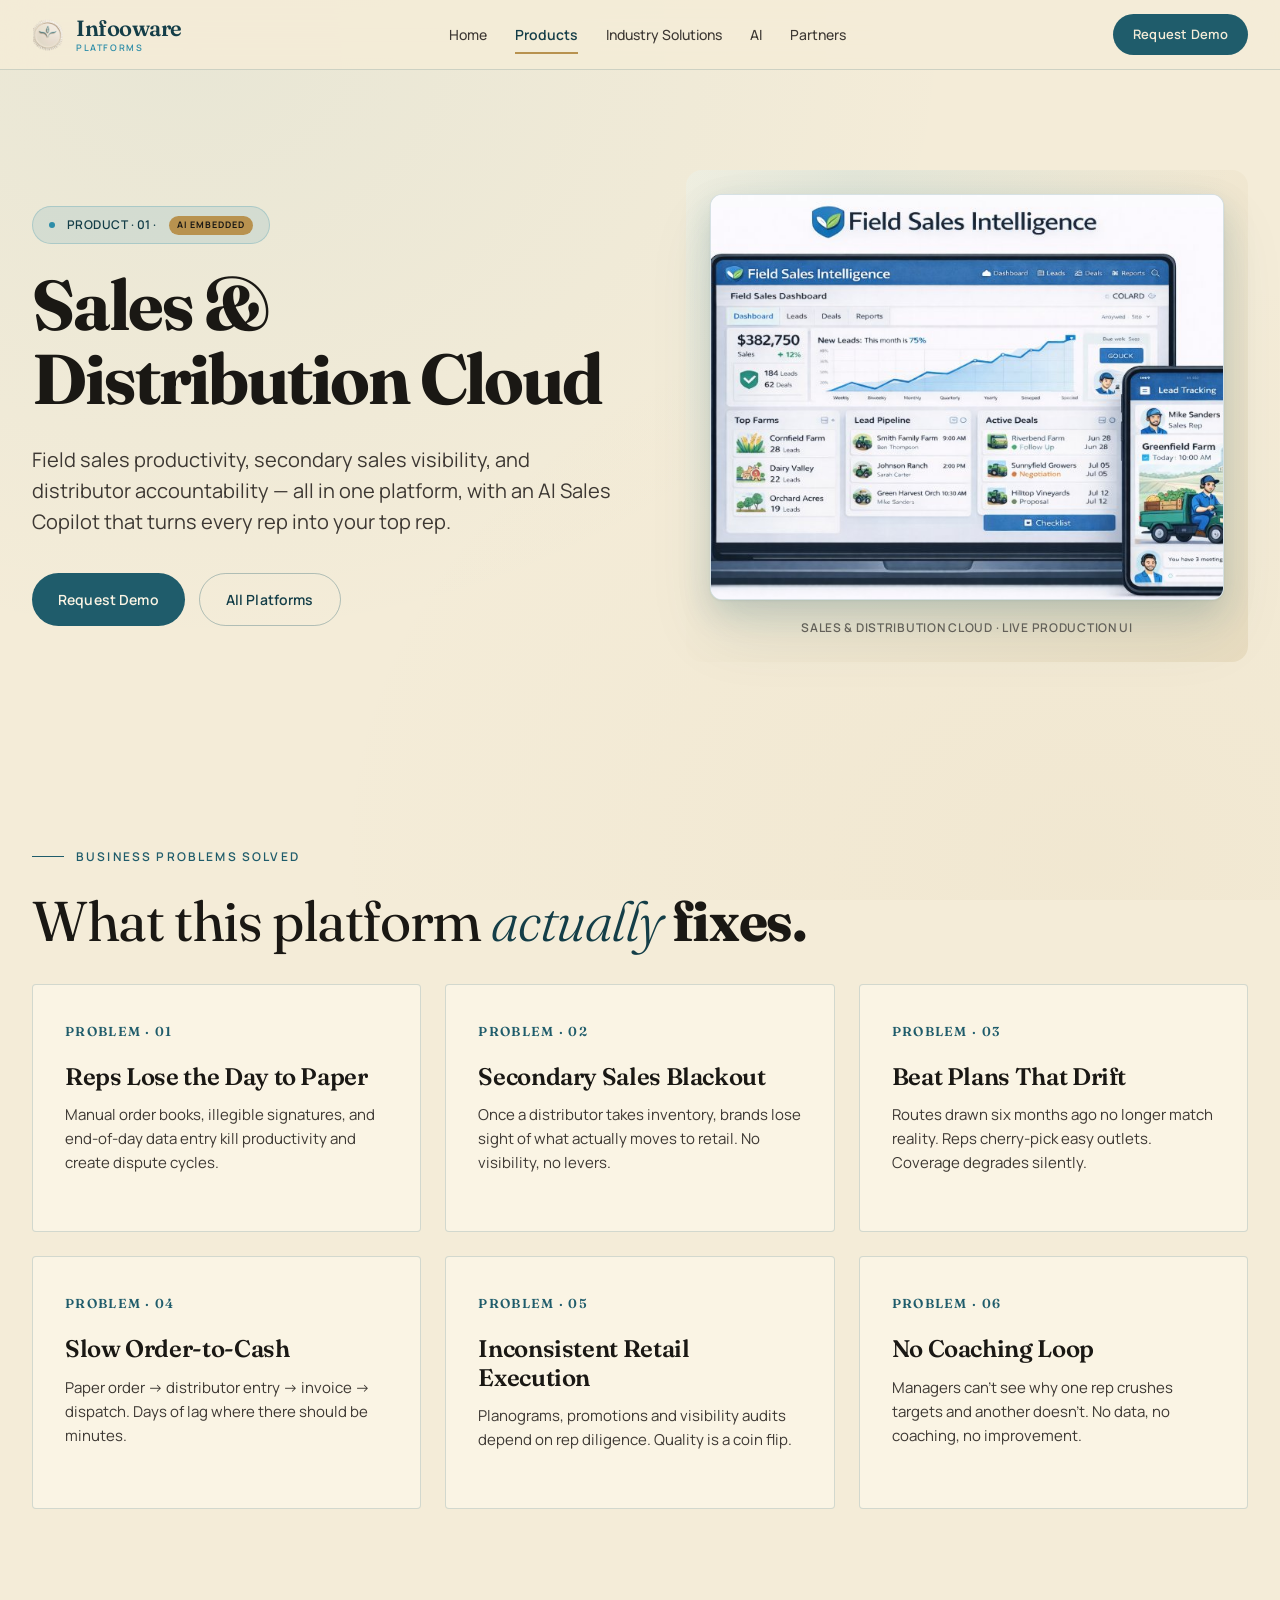
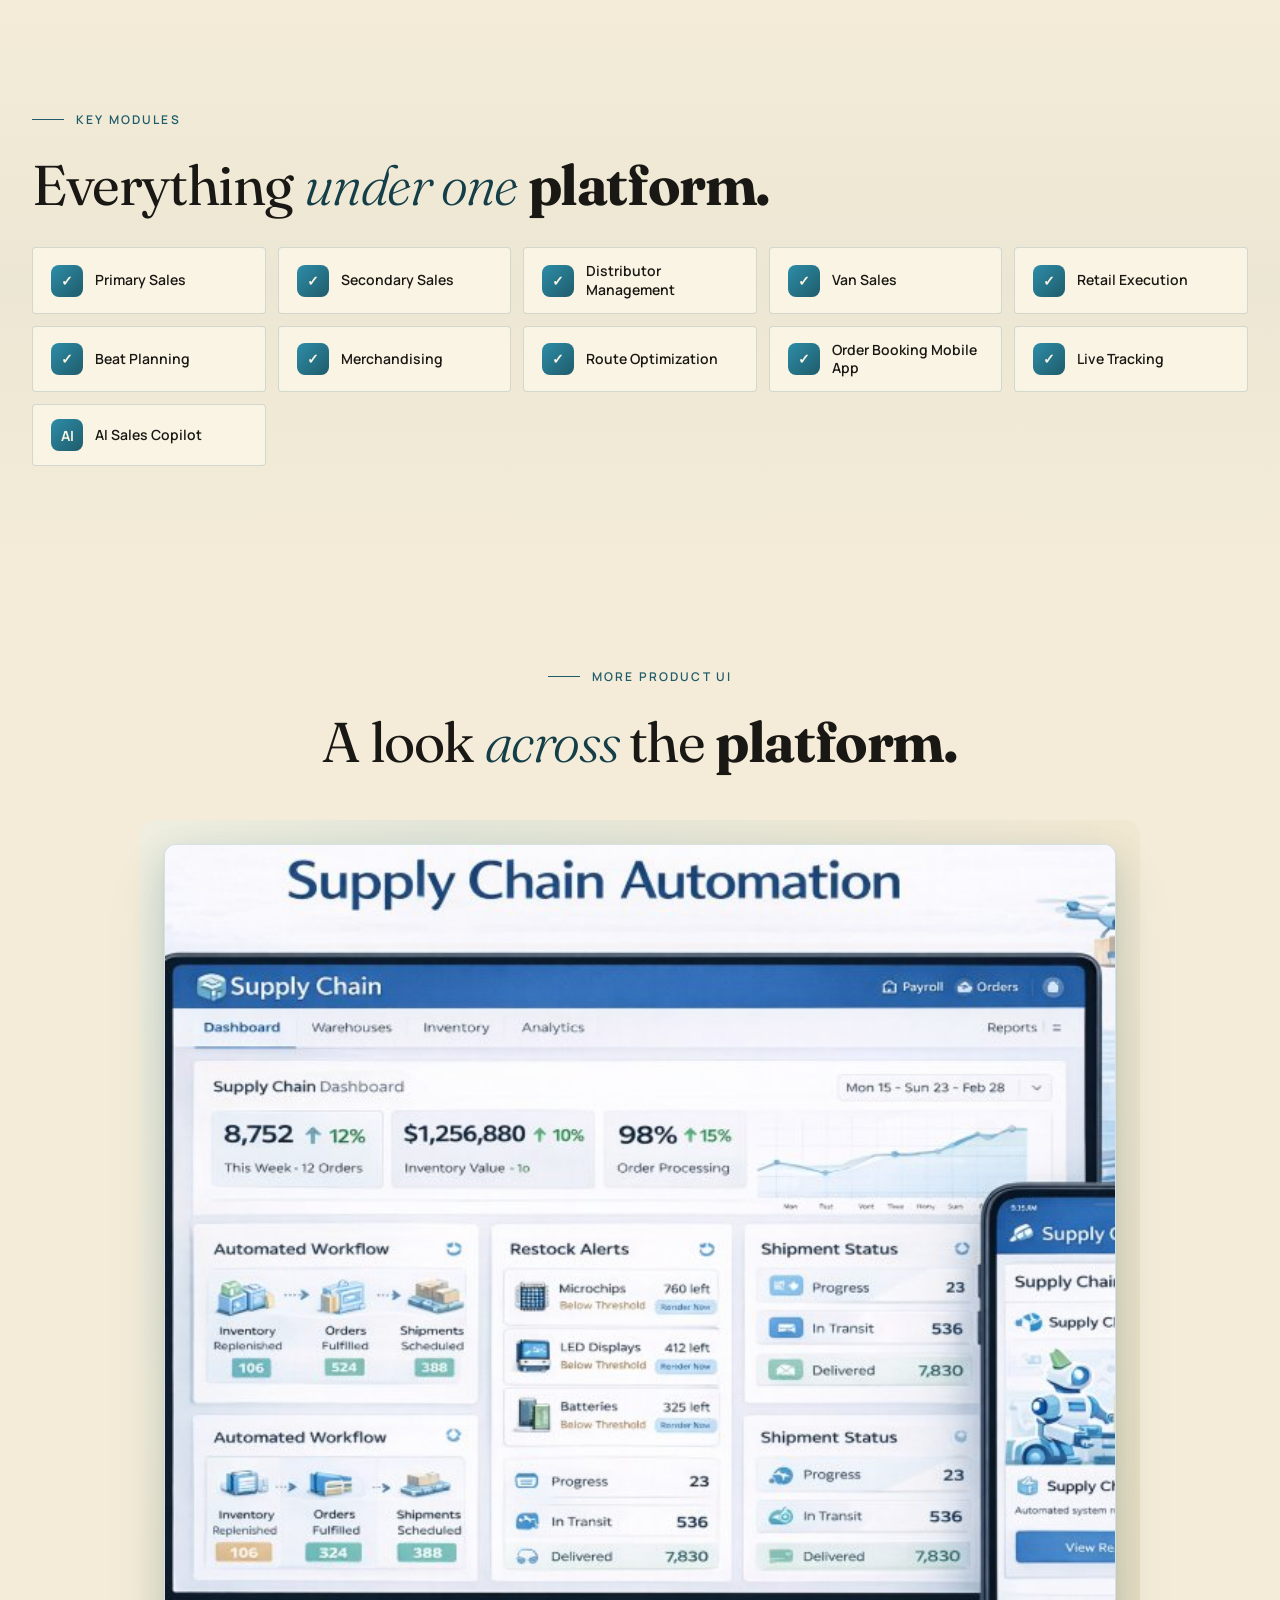
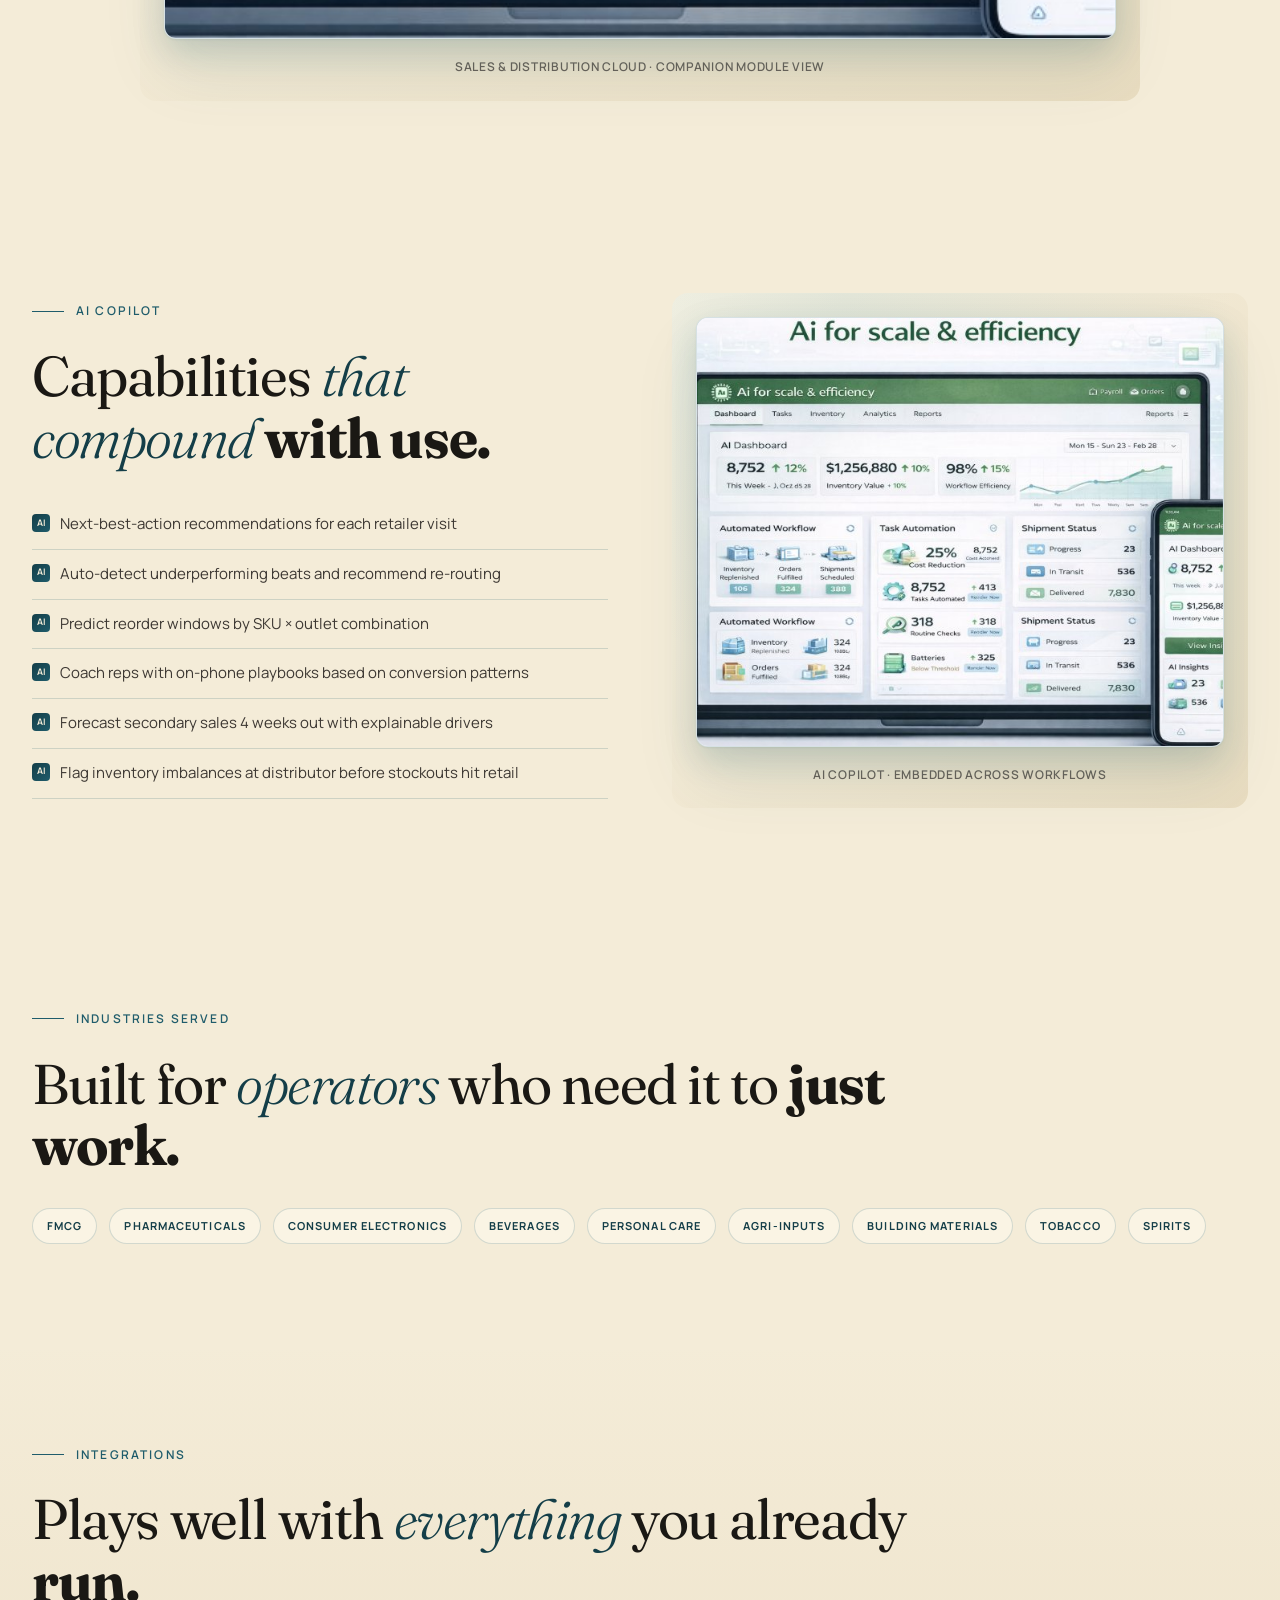
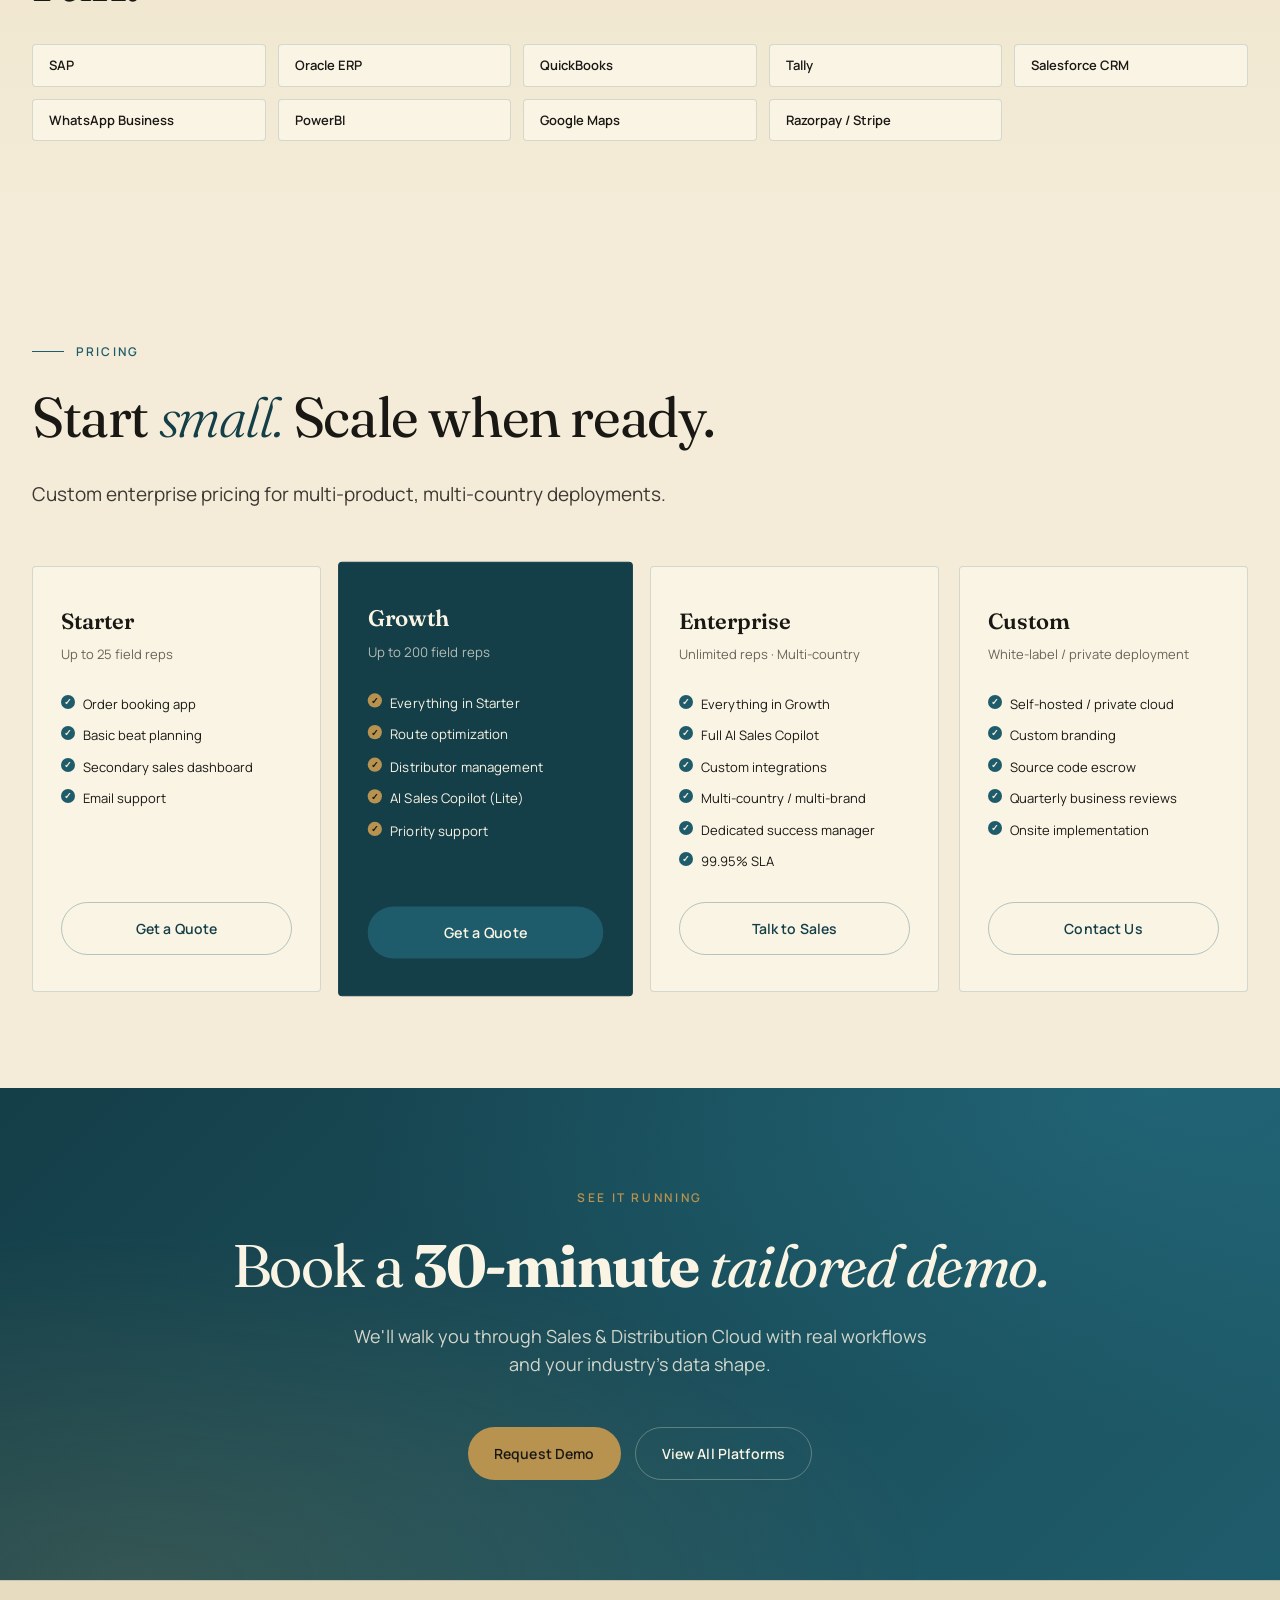
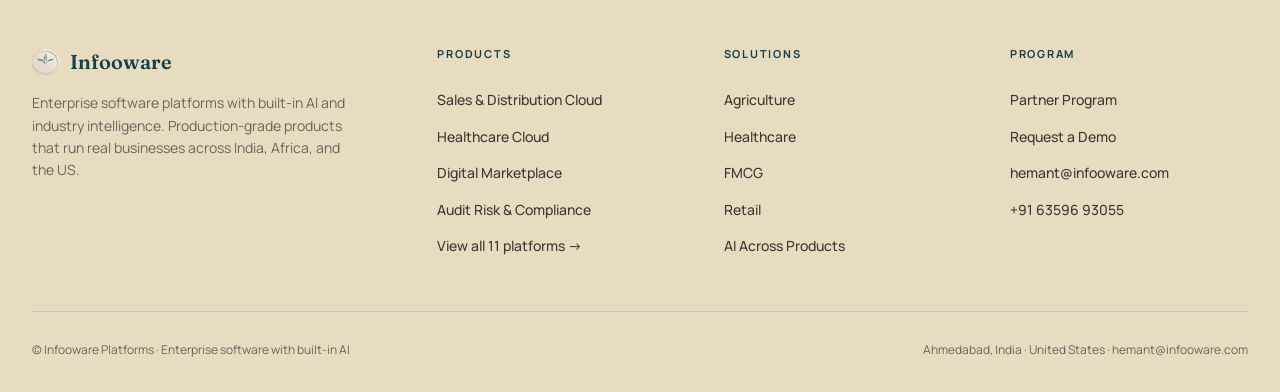
<file: product-sales-cloud.html>
<!DOCTYPE html>
<html lang="en">
<head>
<meta charset="UTF-8">
<meta name="viewport" content="width=device-width, initial-scale=1.0">
<meta name="description" content="Sales & Distribution Cloud — Field sales productivity, secondary sales visibility, and distributor accountability — all in one platform, with an AI Sales Copilot that turns every rep into your top rep.">
<title>Sales & Distribution Cloud · Infooware Platforms</title>
<link rel="preconnect" href="https://fonts.googleapis.com">
<link rel="preconnect" href="https://fonts.gstatic.com" crossorigin>
<link href="https://fonts.googleapis.com/css2?family=Fraunces:ital,opsz,wght@0,9..144,300;0,9..144,400;0,9..144,500;0,9..144,600;0,9..144,700;1,9..144,300;1,9..144,400;1,9..144,500;1,9..144,600&family=Manrope:wght@300;400;500;600;700;800&display=swap" rel="stylesheet">
<link rel="stylesheet" href="assets/style.css">
<link rel="icon" type="image/png" href="assets/logo.png">
</head>
<body>
<style>
/* ===== Screenshot styling ===== */
.shot {
  display: block;
  width: 100%;
  height: auto;
  border-radius: 12px;
  box-shadow:
    0 1px 2px rgba(31, 92, 107, 0.08),
    0 12px 32px rgba(31, 92, 107, 0.18),
    0 32px 64px rgba(31, 92, 107, 0.10);
  border: 1px solid var(--line);
  background: #fff;
  transition: transform 0.4s cubic-bezier(0.16, 1, 0.3, 1), box-shadow 0.4s ease;
}
.shot:hover {
  transform: translateY(-4px);
  box-shadow:
    0 2px 4px rgba(31, 92, 107, 0.10),
    0 24px 48px rgba(31, 92, 107, 0.22),
    0 48px 80px rgba(31, 92, 107, 0.12);
}
.shot-frame {
  position: relative;
  border-radius: 16px;
  padding: 24px;
  background: linear-gradient(135deg, var(--cream-light) 0%, var(--cream-dark) 100%);
  margin: 0;
}
.shot-frame::before {
  content: "";
  position: absolute;
  inset: 0;
  border-radius: 16px;
  background: radial-gradient(circle at 30% 0%, rgba(45, 141, 168, 0.10), transparent 60%);
  pointer-events: none;
}
.shot-frame img { position: relative; }
.shot-caption {
  font-size: 12px;
  color: var(--muted);
  letter-spacing: 0.06em;
  text-transform: uppercase;
  text-align: center;
  margin-top: 18px;
  font-weight: 600;
}

/* Hero with side-by-side text + screenshot */
.hero-with-shot {
  display: grid;
  grid-template-columns: 1.05fr 1fr;
  gap: 64px;
  align-items: center;
}
@media (max-width: 980px) {
  .hero-with-shot { grid-template-columns: 1fr; gap: 40px; }
}

/* Card with embedded thumbnail */
.product-card-shot {
  overflow: hidden;
  padding: 0;
  display: flex;
  flex-direction: column;
}
.product-card-shot .shot-wrap {
  background: linear-gradient(135deg, #F4ECD8 0%, #E8DCC0 100%);
  padding: 18px;
  border-bottom: 1px solid var(--line);
}
.product-card-shot .shot-wrap img {
  width: 100%;
  border-radius: 6px;
  display: block;
  box-shadow: 0 4px 16px rgba(31, 92, 107, 0.12);
  transition: transform 0.4s cubic-bezier(0.16, 1, 0.3, 1);
}
.product-card-shot:hover .shot-wrap img { transform: scale(1.02); }
.product-card-shot .body { padding: 28px 28px 28px; flex: 1; display: flex; flex-direction: column; }

/* Client logos strip — uses the image23 collage cropped */
.trust-strip {
  padding: 56px 32px;
  background: var(--cream-light);
  border-top: 1px solid var(--line);
  border-bottom: 1px solid var(--line);
}
.trust-inner {
  max-width: 1280px;
  margin: 0 auto;
  text-align: center;
}
.trust-eyebrow {
  font-size: 11px;
  font-weight: 700;
  letter-spacing: 0.2em;
  text-transform: uppercase;
  color: var(--gold);
  margin-bottom: 20px;
}
.trust-headline {
  font-family: 'Fraunces', serif;
  font-size: clamp(24px, 3vw, 36px);
  font-weight: 500;
  letter-spacing: -0.02em;
  color: var(--teal-deep);
  margin-bottom: 36px;
}
.trust-headline em { font-style: italic; }
.trust-headline strong { font-weight: 700; font-style: normal; }
.trust-logos {
  display: block;
  max-width: 720px;
  margin: 0 auto;
  width: 100%;
  height: auto;
  border-radius: 12px;
  box-shadow: 0 12px 32px rgba(31, 92, 107, 0.10);
}

/* Product hero with bigger detail screenshot */
.product-detail-hero {
  padding: 80px 32px 60px;
  max-width: 1280px;
  margin: 0 auto;
}
.product-detail-hero .shot-frame {
  margin-top: 48px;
  padding: 28px;
}

/* Feature row — alternating screenshot + text */
.feature-row {
  display: grid;
  grid-template-columns: 1fr 1fr;
  gap: 64px;
  align-items: center;
  padding: 64px 0;
  border-bottom: 1px solid var(--line);
}
.feature-row:last-of-type { border-bottom: none; }
.feature-row.reverse { direction: rtl; }
.feature-row.reverse > * { direction: ltr; }
@media (max-width: 980px) {
  .feature-row { grid-template-columns: 1fr; gap: 40px; padding: 48px 0; }
  .feature-row.reverse { direction: ltr; }
}
.feature-text h3 {
  font-family: 'Fraunces', serif;
  font-size: clamp(24px, 3vw, 36px);
  font-weight: 500;
  letter-spacing: -0.02em;
  color: var(--ink);
  margin-bottom: 16px;
  line-height: 1.2;
}
.feature-text h3 em { font-style: italic; color: var(--teal-deep); }
.feature-text h3 strong { font-weight: 700; font-style: normal; }
.feature-text .feature-eyebrow {
  font-size: 11px;
  font-weight: 700;
  letter-spacing: 0.18em;
  text-transform: uppercase;
  color: var(--gold);
  margin-bottom: 14px;
}
.feature-text p {
  font-size: 16px;
  line-height: 1.65;
  color: var(--ink-soft);
  margin-bottom: 16px;
}
.feature-text ul {
  list-style: none;
  padding: 0;
  margin-top: 16px;
}
.feature-text ul li {
  font-size: 14px;
  padding: 6px 0 6px 22px;
  position: relative;
  color: var(--ink-soft);
  line-height: 1.5;
}
.feature-text ul li::before {
  content: "→";
  position: absolute;
  left: 0;
  color: var(--gold);
  font-weight: 700;
}
</style>

<header class="topbar">
  <div class="topbar-inner">
    <a class="topbar-brand" href="index.html">
      <img src="assets/logo.png" alt="Infooware">
      <span class="topbar-brand-text">
        <span class="name">Infooware</span>
        <span class="tag">Platforms</span>
      </span>
    </a>
    <button class="nav-toggle" aria-label="Menu">
      <svg viewBox="0 0 24 24" fill="none" stroke="currentColor" stroke-width="2"><path d="M3 6h18M3 12h18M3 18h18"/></svg>
    </button>
    <nav class="nav"><a href="index.html">Home</a><a href="products.html" class="active">Products</a><a href="industry-solutions.html">Industry Solutions</a><a href="ai.html">AI</a><a href="partners.html">Partners</a></nav>
    <a class="topbar-cta" href="demo.html">Request Demo</a>
  </div>
</header>

<main>
  <section class="hero">
    <div class="hero-with-shot">
      <div class="reveal">
        <div class="product-hero-strip"><span class="dot"></span> PRODUCT · 01 · <span class="ai-badge" style="background: var(--gold); color: var(--ink); font-size: 9px; padding: 2px 8px;">AI EMBEDDED</span></div>
        <h1 class="display"><strong>Sales & Distribution Cloud</strong></h1>
        <p class="lead">Field sales productivity, secondary sales visibility, and distributor accountability — all in one platform, with an AI Sales Copilot that turns every rep into your top rep.</p>
        <div class="btn-group">
          <a class="btn btn-primary" href="demo.html">Request Demo</a>
          <a class="btn btn-secondary" href="products.html">All Platforms</a>
        </div>
      </div>
      <div class="shot-frame reveal">
        <img class="shot" src="assets/screenshots/sales-cloud.jpg" alt="Sales & Distribution Cloud dashboard">
        <div class="shot-caption">Sales & Distribution Cloud · Live Production UI</div>
      </div>
    </div>
  </section>

  <section class="section">
    <div class="section-inner reveal">
      <div class="eyebrow">Business Problems Solved</div>
      <h2 class="section-title">What this platform <em>actually</em> <strong>fixes.</strong></h2>
    </div>
    <div class="section-inner card-grid card-grid-3">
      <div class="card reveal">
        <span class="card-num">PROBLEM · 01</span>
        <h3 class="card-title">Reps Lose the Day to Paper</h3>
        <p>Manual order books, illegible signatures, and end-of-day data entry kill productivity and create dispute cycles.</p>
      </div>
      <div class="card reveal">
        <span class="card-num">PROBLEM · 02</span>
        <h3 class="card-title">Secondary Sales Blackout</h3>
        <p>Once a distributor takes inventory, brands lose sight of what actually moves to retail. No visibility, no levers.</p>
      </div>
      <div class="card reveal">
        <span class="card-num">PROBLEM · 03</span>
        <h3 class="card-title">Beat Plans That Drift</h3>
        <p>Routes drawn six months ago no longer match reality. Reps cherry-pick easy outlets. Coverage degrades silently.</p>
      </div>
      <div class="card reveal">
        <span class="card-num">PROBLEM · 04</span>
        <h3 class="card-title">Slow Order-to-Cash</h3>
        <p>Paper order → distributor entry → invoice → dispatch. Days of lag where there should be minutes.</p>
      </div>
      <div class="card reveal">
        <span class="card-num">PROBLEM · 05</span>
        <h3 class="card-title">Inconsistent Retail Execution</h3>
        <p>Planograms, promotions and visibility audits depend on rep diligence. Quality is a coin flip.</p>
      </div>
      <div class="card reveal">
        <span class="card-num">PROBLEM · 06</span>
        <h3 class="card-title">No Coaching Loop</h3>
        <p>Managers can't see why one rep crushes targets and another doesn't. No data, no coaching, no improvement.</p>
      </div></div>
  </section>

  <section class="section" style="background: linear-gradient(180deg, transparent, rgba(31, 92, 107, 0.04) 50%, transparent);">
    <div class="section-inner reveal">
      <div class="eyebrow">Key Modules</div>
      <h2 class="section-title">Everything <em>under one</em> <strong>platform.</strong></h2>
    </div>
    <div class="section-inner module-list reveal"><div class="module"><div class="module-icon">✓</div><div class="module-name">Primary Sales</div></div><div class="module"><div class="module-icon">✓</div><div class="module-name">Secondary Sales</div></div><div class="module"><div class="module-icon">✓</div><div class="module-name">Distributor Management</div></div><div class="module"><div class="module-icon">✓</div><div class="module-name">Van Sales</div></div><div class="module"><div class="module-icon">✓</div><div class="module-name">Retail Execution</div></div><div class="module"><div class="module-icon">✓</div><div class="module-name">Beat Planning</div></div><div class="module"><div class="module-icon">✓</div><div class="module-name">Merchandising</div></div><div class="module"><div class="module-icon">✓</div><div class="module-name">Route Optimization</div></div><div class="module"><div class="module-icon">✓</div><div class="module-name">Order Booking Mobile App</div></div><div class="module"><div class="module-icon">✓</div><div class="module-name">Live Tracking</div></div><div class="module"><div class="module-icon">AI</div><div class="module-name">AI Sales Copilot</div></div></div>
  </section>

  
  <section class="section">
    <div class="section-inner reveal" style="text-align: center; margin-bottom: 48px;">
      <div class="eyebrow" style="justify-content: center; display: inline-flex;">More Product UI</div>
      <h2 class="section-title" style="margin: 0 auto;">A look <em>across</em> the <strong>platform.</strong></h2>
    </div>
    <div class="section-inner" style="max-width: 1000px; margin: 0 auto;">
      <div class="shot-frame reveal">
        <img class="shot" src="assets/screenshots/supply-chain.jpg" alt="Sales & Distribution Cloud additional view">
        <div class="shot-caption">Sales & Distribution Cloud · Companion Module View</div>
      </div>
    </div>
  </section>

  <section class="section">
    <div class="section-inner" style="display: grid; grid-template-columns: 1fr 1fr; gap: 64px;" id="ai-grid">
      <div class="reveal">
        <div class="eyebrow">AI Copilot</div>
        <h2 class="section-title" style="margin-bottom: 32px;">Capabilities <em>that compound</em> <strong>with use.</strong></h2>
        <ul style="list-style: none; padding: 0;"><li style="padding: 12px 0 12px 28px; position: relative; border-bottom: 1px solid var(--line); font-size: 15px; color: var(--ink-soft);"><span style="position: absolute; left: 0; top: 14px; width: 18px; height: 18px; background: linear-gradient(135deg, var(--teal-deep), var(--teal)); color: var(--cream); border-radius: 4px; display: inline-flex; align-items: center; justify-content: center; font-size: 9px; font-weight: 700;">AI</span>Next-best-action recommendations for each retailer visit</li><li style="padding: 12px 0 12px 28px; position: relative; border-bottom: 1px solid var(--line); font-size: 15px; color: var(--ink-soft);"><span style="position: absolute; left: 0; top: 14px; width: 18px; height: 18px; background: linear-gradient(135deg, var(--teal-deep), var(--teal)); color: var(--cream); border-radius: 4px; display: inline-flex; align-items: center; justify-content: center; font-size: 9px; font-weight: 700;">AI</span>Auto-detect underperforming beats and recommend re-routing</li><li style="padding: 12px 0 12px 28px; position: relative; border-bottom: 1px solid var(--line); font-size: 15px; color: var(--ink-soft);"><span style="position: absolute; left: 0; top: 14px; width: 18px; height: 18px; background: linear-gradient(135deg, var(--teal-deep), var(--teal)); color: var(--cream); border-radius: 4px; display: inline-flex; align-items: center; justify-content: center; font-size: 9px; font-weight: 700;">AI</span>Predict reorder windows by SKU × outlet combination</li><li style="padding: 12px 0 12px 28px; position: relative; border-bottom: 1px solid var(--line); font-size: 15px; color: var(--ink-soft);"><span style="position: absolute; left: 0; top: 14px; width: 18px; height: 18px; background: linear-gradient(135deg, var(--teal-deep), var(--teal)); color: var(--cream); border-radius: 4px; display: inline-flex; align-items: center; justify-content: center; font-size: 9px; font-weight: 700;">AI</span>Coach reps with on-phone playbooks based on conversion patterns</li><li style="padding: 12px 0 12px 28px; position: relative; border-bottom: 1px solid var(--line); font-size: 15px; color: var(--ink-soft);"><span style="position: absolute; left: 0; top: 14px; width: 18px; height: 18px; background: linear-gradient(135deg, var(--teal-deep), var(--teal)); color: var(--cream); border-radius: 4px; display: inline-flex; align-items: center; justify-content: center; font-size: 9px; font-weight: 700;">AI</span>Forecast secondary sales 4 weeks out with explainable drivers</li><li style="padding: 12px 0 12px 28px; position: relative; border-bottom: 1px solid var(--line); font-size: 15px; color: var(--ink-soft);"><span style="position: absolute; left: 0; top: 14px; width: 18px; height: 18px; background: linear-gradient(135deg, var(--teal-deep), var(--teal)); color: var(--cream); border-radius: 4px; display: inline-flex; align-items: center; justify-content: center; font-size: 9px; font-weight: 700;">AI</span>Flag inventory imbalances at distributor before stockouts hit retail</li></ul>
      </div>
      <div class="shot-frame reveal">
        <img class="shot" src="assets/screenshots/ai-platform.jpg" alt="AI Copilot dashboard">
        <div class="shot-caption">AI Copilot · Embedded Across Workflows</div>
      </div>
    </div>
  </section>

  <section class="section">
    <div class="section-inner reveal">
      <div class="eyebrow">Industries Served</div>
      <h2 class="section-title">Built for <em>operators</em> who need it to <strong>just work.</strong></h2>
    </div>
    <div class="section-inner reveal" style="display: flex; flex-wrap: wrap; gap: 12px;"><span class="ai-badge" style="padding: 8px 14px; font-size: 11px; background: var(--cream-light); color: var(--teal-deep); border: 1px solid var(--line);">FMCG</span><span class="ai-badge" style="padding: 8px 14px; font-size: 11px; background: var(--cream-light); color: var(--teal-deep); border: 1px solid var(--line);">Pharmaceuticals</span><span class="ai-badge" style="padding: 8px 14px; font-size: 11px; background: var(--cream-light); color: var(--teal-deep); border: 1px solid var(--line);">Consumer Electronics</span><span class="ai-badge" style="padding: 8px 14px; font-size: 11px; background: var(--cream-light); color: var(--teal-deep); border: 1px solid var(--line);">Beverages</span><span class="ai-badge" style="padding: 8px 14px; font-size: 11px; background: var(--cream-light); color: var(--teal-deep); border: 1px solid var(--line);">Personal Care</span><span class="ai-badge" style="padding: 8px 14px; font-size: 11px; background: var(--cream-light); color: var(--teal-deep); border: 1px solid var(--line);">Agri-Inputs</span><span class="ai-badge" style="padding: 8px 14px; font-size: 11px; background: var(--cream-light); color: var(--teal-deep); border: 1px solid var(--line);">Building Materials</span><span class="ai-badge" style="padding: 8px 14px; font-size: 11px; background: var(--cream-light); color: var(--teal-deep); border: 1px solid var(--line);">Tobacco</span><span class="ai-badge" style="padding: 8px 14px; font-size: 11px; background: var(--cream-light); color: var(--teal-deep); border: 1px solid var(--line);">Spirits</span></div>
  </section>

  <section class="section" style="background: linear-gradient(180deg, transparent, rgba(184, 146, 79, 0.05) 50%, transparent);">
    <div class="section-inner reveal">
      <div class="eyebrow">Integrations</div>
      <h2 class="section-title">Plays well with <em>everything</em> you already <strong>run.</strong></h2>
    </div>
    <div class="section-inner module-list reveal"><div class="module" style="padding: 12px 16px;"><div class="module-name" style="font-size: 13px;">SAP</div></div><div class="module" style="padding: 12px 16px;"><div class="module-name" style="font-size: 13px;">Oracle ERP</div></div><div class="module" style="padding: 12px 16px;"><div class="module-name" style="font-size: 13px;">QuickBooks</div></div><div class="module" style="padding: 12px 16px;"><div class="module-name" style="font-size: 13px;">Tally</div></div><div class="module" style="padding: 12px 16px;"><div class="module-name" style="font-size: 13px;">Salesforce CRM</div></div><div class="module" style="padding: 12px 16px;"><div class="module-name" style="font-size: 13px;">WhatsApp Business</div></div><div class="module" style="padding: 12px 16px;"><div class="module-name" style="font-size: 13px;">PowerBI</div></div><div class="module" style="padding: 12px 16px;"><div class="module-name" style="font-size: 13px;">Google Maps</div></div><div class="module" style="padding: 12px 16px;"><div class="module-name" style="font-size: 13px;">Razorpay / Stripe</div></div></div>
  </section>

  <section class="section">
    <div class="section-inner reveal">
      <div class="eyebrow">Pricing</div>
      <h2 class="section-title">Start <em>small.</em> Scale when ready.</h2>
      <p class="section-lead">Custom enterprise pricing for multi-product, multi-country deployments.</p>
    </div>
    <div class="section-inner price-grid">
      <div class="price reveal">
        <div class="price-tier">Starter</div>
        <div class="price-desc">Up to 25 field reps</div>
        <ul><li>Order booking app</li><li>Basic beat planning</li><li>Secondary sales dashboard</li><li>Email support</li></ul>
        <a class="btn btn-secondary" href="demo.html" style="text-align: center; justify-content: center;">Get a Quote</a>
      </div>
      <div class="price featured reveal">
        <div class="price-tier">Growth</div>
        <div class="price-desc">Up to 200 field reps</div>
        <ul><li>Everything in Starter</li><li>Route optimization</li><li>Distributor management</li><li>AI Sales Copilot (Lite)</li><li>Priority support</li></ul>
        <a class="btn btn-primary" href="demo.html" style="text-align: center; justify-content: center;">Get a Quote</a>
      </div>
      <div class="price reveal">
        <div class="price-tier">Enterprise</div>
        <div class="price-desc">Unlimited reps · Multi-country</div>
        <ul><li>Everything in Growth</li><li>Full AI Sales Copilot</li><li>Custom integrations</li><li>Multi-country / multi-brand</li><li>Dedicated success manager</li><li>99.95% SLA</li></ul>
        <a class="btn btn-secondary" href="demo.html" style="text-align: center; justify-content: center;">Talk to Sales</a>
      </div>
      <div class="price reveal">
        <div class="price-tier">Custom</div>
        <div class="price-desc">White-label / private deployment</div>
        <ul><li>Self-hosted / private cloud</li><li>Custom branding</li><li>Source code escrow</li><li>Quarterly business reviews</li><li>Onsite implementation</li></ul>
        <a class="btn btn-secondary" href="demo.html" style="text-align: center; justify-content: center;">Contact Us</a>
      </div></div>
  </section>
</main>

<section class="cta-strip">
  <div class="cta-inner">
    <div class="cta-eyebrow reveal">See it Running</div>
    <h2 class="cta-title reveal">Book a <strong>30-minute</strong> <em>tailored demo.</em></h2>
    <p class="cta-sub reveal">We'll walk you through Sales & Distribution Cloud with real workflows and your industry's data shape.</p>
    <div class="btn-group reveal" style="justify-content: center;">
      <a class="btn btn-primary" href="demo.html">Request Demo</a>
      <a class="btn btn-secondary" href="products.html">View All Platforms</a>
    </div>
  </div>
</section>

<style>@media (max-width:980px){ #ai-grid { grid-template-columns:1fr !important; gap:40px !important; } }</style>

<footer>
  <div class="footer-inner">
    <div class="footer-top">
      <div class="footer-brand-block">
        <div class="logo-row">
          <img src="assets/logo.png" alt="Infooware">
          <span>Infooware</span>
        </div>
        <p>Enterprise software platforms with built-in AI and industry intelligence. Production-grade products that run real businesses across India, Africa, and the US.</p>
      </div>
      <div class="footer-col">
        <h5>Products</h5>
        <ul>
          <li><a href="product-sales-cloud.html">Sales &amp; Distribution Cloud</a></li>
          <li><a href="product-healthcare-cloud.html">Healthcare Cloud</a></li>
          <li><a href="product-marketplace.html">Digital Marketplace</a></li>
          <li><a href="product-audit-compliance.html">Audit Risk &amp; Compliance</a></li>
          <li><a href="products.html">View all 11 platforms →</a></li>
        </ul>
      </div>
      <div class="footer-col">
        <h5>Solutions</h5>
        <ul>
          <li><a href="industry-solutions.html#agriculture">Agriculture</a></li>
          <li><a href="industry-solutions.html#healthcare">Healthcare</a></li>
          <li><a href="industry-solutions.html#fmcg">FMCG</a></li>
          <li><a href="industry-solutions.html#retail">Retail</a></li>
          <li><a href="ai.html">AI Across Products</a></li>
        </ul>
      </div>
      <div class="footer-col">
        <h5>Program</h5>
        <ul>
          <li><a href="partners.html">Partner Program</a></li>
          <li><a href="demo.html">Request a Demo</a></li>
          <li><a href="mailto:hemant@infooware.com">hemant@infooware.com</a></li>
          <li><a href="tel:+916359693055">+91 63596 93055</a></li>
        </ul>
      </div>
    </div>
    <div class="footer-bottom">
      <div>© Infooware Platforms · Enterprise software with built-in AI</div>
      <div>Ahmedabad, India · United States · <a href="mailto:hemant@infooware.com">hemant@infooware.com</a></div>
    </div>
  </div>
</footer>
<script src="assets/main.js"></script>
</body>
</html>
</file>
<file: assets/style.css>
/* ==========================================================================
   INFOOWARE DESIGN SYSTEM
   Shared between Services & Products sites
   ========================================================================== */

:root {
  --cream: #F4ECD8;
  --cream-light: #FAF4E4;
  --cream-dark: #E8DCC0;
  --teal: #1F5C6B;
  --teal-bright: #2D8DA8;
  --teal-deep: #143E48;
  --gold: #B8924F;
  --gold-light: #D4AB66;
  --ink: #1A1814;
  --ink-soft: #3D3833;
  --muted: #6B6359;
  --line: rgba(31, 92, 107, 0.18);
  --line-strong: rgba(31, 92, 107, 0.32);
  --shadow-sm: 0 2px 12px rgba(31, 92, 107, 0.06);
  --shadow-md: 0 8px 32px rgba(31, 92, 107, 0.10);
  --shadow-lg: 0 24px 60px rgba(31, 92, 107, 0.14);
}

* { box-sizing: border-box; margin: 0; padding: 0; }
html { scroll-behavior: smooth; -webkit-text-size-adjust: 100%; }
body {
  font-family: 'Manrope', -apple-system, BlinkMacSystemFont, sans-serif;
  font-size: 16px; line-height: 1.65; color: var(--ink);
  background: var(--cream);
  background-image:
    radial-gradient(at 15% 5%, rgba(45, 141, 168, 0.06) 0px, transparent 50%),
    radial-gradient(at 85% 95%, rgba(184, 146, 79, 0.05) 0px, transparent 50%);
  background-attachment: fixed;
  overflow-x: hidden;
  -webkit-font-smoothing: antialiased;
}

img { max-width: 100%; height: auto; display: block; }
a { color: var(--teal); text-decoration: none; transition: color 0.2s ease; }
a:hover { color: var(--teal-deep); }
.serif { font-family: 'Fraunces', 'Cormorant Garamond', Georgia, serif; }

/* ========== TOP NAV ========== */
.topbar {
  position: sticky; top: 0; z-index: 50;
  background: rgba(244, 236, 216, 0.88);
  backdrop-filter: blur(20px);
  -webkit-backdrop-filter: blur(20px);
  border-bottom: 1px solid var(--line);
}
.topbar-inner {
  max-width: 1280px; margin: 0 auto;
  padding: 14px 32px;
  display: flex; align-items: center; justify-content: space-between;
  gap: 16px; flex-wrap: wrap;
}
.topbar-brand { display: flex; align-items: center; gap: 12px; text-decoration: none; }
.topbar-brand img { width: 32px; height: 32px; object-fit: contain; }
.topbar-brand-text { display: flex; flex-direction: column; line-height: 1; }
.topbar-brand .name {
  font-family: 'Fraunces', serif;
  font-size: 22px; font-weight: 600;
  letter-spacing: -0.02em; color: var(--teal-deep);
}
.topbar-brand .tag {
  font-size: 9px; font-weight: 600;
  letter-spacing: 0.18em; color: var(--gold);
  text-transform: uppercase; margin-top: 4px;
}
.nav {
  display: flex; align-items: center; gap: 28px;
}
.nav a {
  font-size: 14px; font-weight: 500;
  color: var(--ink-soft); text-decoration: none;
  position: relative; padding: 6px 0;
}
.nav a:hover { color: var(--teal-deep); }
.nav a.active {
  color: var(--teal-deep); font-weight: 600;
}
.nav a.active::after {
  content: ""; position: absolute;
  bottom: -2px; left: 0; right: 0;
  height: 2px; background: var(--gold);
}
.topbar-cta {
  font-size: 13px; font-weight: 600;
  color: var(--cream); background: var(--teal);
  padding: 10px 20px; border-radius: 999px;
  text-decoration: none; transition: all 0.25s ease;
  letter-spacing: 0.02em; white-space: nowrap;
}
.topbar-cta:hover {
  background: var(--teal-deep);
  transform: translateY(-1px);
  color: var(--cream-light);
}

/* Hamburger for mobile */
.nav-toggle {
  display: none; background: none; border: none;
  cursor: pointer; padding: 8px; color: var(--teal-deep);
}
.nav-toggle svg { width: 22px; height: 22px; }

/* ========== LAYOUT ========== */
.section { padding: 96px 32px; }
.section-inner { max-width: 1280px; margin: 0 auto; }
.section-tight { max-width: 880px; margin: 0 auto; }

.eyebrow {
  display: inline-flex; align-items: center; gap: 12px;
  font-size: 12px; font-weight: 600;
  text-transform: uppercase; letter-spacing: 0.18em;
  color: var(--teal); margin-bottom: 24px;
}
.eyebrow::before {
  content: ""; width: 32px; height: 1px; background: var(--teal);
}

h1.display, h2.display {
  font-family: 'Fraunces', serif;
  font-size: clamp(40px, 5.5vw, 72px);
  line-height: 1.05; font-weight: 400;
  letter-spacing: -0.03em; color: var(--ink);
}
h1.display em, h2.display em { font-style: italic; font-weight: 300; color: var(--teal-deep); }
h1.display strong, h2.display strong { font-weight: 700; font-style: normal; }

h2.section-title {
  font-family: 'Fraunces', serif;
  font-size: clamp(34px, 4.5vw, 56px);
  line-height: 1.1; font-weight: 400;
  letter-spacing: -0.025em; color: var(--ink);
  max-width: 900px; margin-bottom: 32px;
}
h2.section-title em { font-style: italic; color: var(--teal-deep); font-weight: 300; }
h2.section-title strong { font-weight: 700; font-style: normal; }

.section-lead {
  font-size: 19px; line-height: 1.6;
  color: var(--ink-soft); max-width: 720px;
  margin-bottom: 56px;
}

h3.card-title {
  font-family: 'Fraunces', serif;
  font-size: 24px; line-height: 1.2;
  font-weight: 600; color: var(--ink);
  letter-spacing: -0.015em;
  margin-bottom: 12px;
}

/* ========== BUTTONS ========== */
.btn {
  display: inline-flex; align-items: center; gap: 8px;
  font-size: 14px; font-weight: 600;
  padding: 14px 26px; border-radius: 999px;
  text-decoration: none; transition: all 0.25s ease;
  letter-spacing: 0.01em; border: none; cursor: pointer;
}
.btn-primary {
  background: var(--teal); color: var(--cream-light);
}
.btn-primary:hover {
  background: var(--teal-deep); color: var(--cream-light);
  transform: translateY(-2px);
  box-shadow: 0 8px 24px rgba(31, 92, 107, 0.25);
}
.btn-secondary {
  background: transparent; color: var(--teal-deep);
  border: 1px solid var(--line-strong);
}
.btn-secondary:hover {
  background: var(--teal-deep); color: var(--cream-light);
  border-color: var(--teal-deep);
}
.btn-text {
  background: transparent; color: var(--teal-deep);
  padding: 8px 0; border-radius: 0;
  border-bottom: 1px solid var(--gold);
}
.btn-text:hover { color: var(--gold); }
.btn-arrow::after {
  content: "→"; transition: transform 0.25s ease;
  display: inline-block;
}
.btn-arrow:hover::after { transform: translateX(4px); }

.btn-group {
  display: flex; flex-wrap: wrap; gap: 14px;
  margin-top: 32px;
}

/* ========== HERO ========== */
.hero {
  padding: 100px 32px 80px;
  max-width: 1280px; margin: 0 auto;
}
.hero h1 { margin-bottom: 28px; }
.hero p.lead {
  font-size: 20px; line-height: 1.55;
  color: var(--ink-soft); max-width: 660px;
  margin-bottom: 36px;
}
.hero-meta {
  display: flex; gap: 40px; flex-wrap: wrap;
  padding-top: 36px; margin-top: 48px;
  border-top: 1px solid var(--line);
}
.hero-meta div { display: flex; flex-direction: column; }
.hero-meta strong {
  font-family: 'Fraunces', serif;
  font-size: 36px; font-weight: 600;
  color: var(--teal-deep); line-height: 1;
}
.hero-meta span {
  font-size: 11px; text-transform: uppercase;
  letter-spacing: 0.15em; color: var(--muted);
  margin-top: 8px;
}

/* ========== CARDS / GRIDS ========== */
.card-grid {
  display: grid;
  grid-template-columns: repeat(auto-fit, minmax(280px, 1fr));
  gap: 24px;
}
.card-grid-3 { grid-template-columns: repeat(3, 1fr); }
.card-grid-2 { grid-template-columns: repeat(2, 1fr); }

.card {
  background: var(--cream-light);
  border: 1px solid var(--line);
  border-radius: 4px;
  padding: 36px 32px;
  transition: all 0.4s cubic-bezier(0.16, 1, 0.3, 1);
  position: relative;
  display: flex; flex-direction: column;
}
.card:hover {
  transform: translateY(-4px);
  box-shadow: var(--shadow-md);
  border-color: var(--teal);
}
.card-num {
  font-family: 'Fraunces', serif;
  font-size: 13px; font-weight: 600;
  color: var(--teal); letter-spacing: 0.1em;
  margin-bottom: 20px;
}
.card p {
  color: var(--ink-soft); font-size: 15px;
  line-height: 1.6; margin-bottom: 20px;
  flex: 1;
}
.card-list {
  list-style: none; padding: 0; margin: 16px 0 0;
}
.card-list li {
  font-size: 13px; color: var(--muted);
  padding: 6px 0;
  border-top: 1px solid var(--line);
}
.card-list li:first-child { border-top: none; }
.card-link {
  margin-top: auto;
  display: inline-flex; align-items: center; gap: 8px;
  font-size: 13px; font-weight: 600;
  color: var(--teal-deep); text-transform: uppercase;
  letter-spacing: 0.08em;
}

/* ========== INDUSTRY / SECTOR TILES ========== */
.sector-grid {
  display: grid;
  grid-template-columns: repeat(auto-fit, minmax(260px, 1fr));
  gap: 0;
  border-top: 1px solid var(--line);
}
.sector {
  padding: 36px 28px;
  border-bottom: 1px solid var(--line);
  border-right: 1px solid var(--line);
  transition: background 0.3s ease;
  position: relative;
}
.sector:hover {
  background: rgba(45, 141, 168, 0.04);
}
.sector:last-child { border-right: 1px solid var(--line); }
.sector-num {
  font-family: 'Fraunces', serif;
  font-size: 12px; color: var(--gold);
  letter-spacing: 0.12em; margin-bottom: 12px;
  font-weight: 600;
}
.sector h3 {
  font-family: 'Fraunces', serif;
  font-size: 22px; font-weight: 600;
  letter-spacing: -0.015em; color: var(--ink);
  margin-bottom: 12px;
}
.sector .sector-meta {
  font-size: 12px; color: var(--muted);
  letter-spacing: 0.04em; line-height: 1.5;
}

/* ========== INDEX / TABLE OF CONTENTS ========== */
.toc {
  border-top: 1px solid var(--line);
}
.toc-row {
  display: grid;
  grid-template-columns: 60px 1fr 100px;
  padding: 22px 8px;
  border-bottom: 1px solid var(--line);
  align-items: center;
  text-decoration: none;
  transition: all 0.3s ease;
  gap: 16px;
}
.toc-row:hover {
  background: rgba(45, 141, 168, 0.05);
  padding-left: 16px;
}
.toc-row .toc-num {
  font-family: 'Fraunces', serif;
  font-size: 14px; font-weight: 600;
  color: var(--teal); letter-spacing: 0.06em;
}
.toc-row .toc-name {
  font-size: 16px; color: var(--ink-soft);
  font-weight: 500; line-height: 1.4;
}
.toc-row .toc-arrow {
  text-align: right; color: var(--teal-bright);
  opacity: 0.4; transition: opacity 0.3s ease;
  font-size: 18px;
}
.toc-row:hover .toc-arrow { opacity: 1; }

/* ========== CALLOUT / IMPACT BOX ========== */
.callout {
  background: linear-gradient(135deg, var(--teal-deep), var(--teal));
  color: var(--cream-light);
  padding: 32px 36px;
  border-radius: 4px;
  position: relative; overflow: hidden;
  margin: 40px 0;
}
.callout::before {
  content: ""; position: absolute; inset: 0;
  background: radial-gradient(circle at 100% 0%, rgba(184, 146, 79, 0.22) 0%, transparent 50%);
  pointer-events: none;
}
.callout-label {
  font-size: 11px; font-weight: 700;
  text-transform: uppercase; letter-spacing: 0.2em;
  color: var(--gold); margin-bottom: 10px;
  display: block; position: relative;
}
.callout-text {
  font-family: 'Fraunces', serif;
  font-size: 20px; line-height: 1.4;
  font-weight: 500; position: relative;
}

/* ========== PROCESS STEPS ========== */
.steps {
  display: grid;
  grid-template-columns: repeat(auto-fit, minmax(220px, 1fr));
  gap: 0;
  position: relative;
}
.step {
  padding: 32px 24px 32px 0;
  border-top: 2px solid var(--gold);
  position: relative;
}
.step:not(:last-child) { padding-right: 24px; }
.step-num {
  font-family: 'Fraunces', serif;
  font-size: 11px; font-weight: 700;
  color: var(--gold); letter-spacing: 0.14em;
  margin-bottom: 16px; display: block;
}
.step h4 {
  font-family: 'Fraunces', serif;
  font-size: 22px; font-weight: 600;
  letter-spacing: -0.015em; color: var(--ink);
  margin-bottom: 10px;
}
.step p {
  font-size: 14px; line-height: 1.55;
  color: var(--ink-soft);
}

/* ========== CTA SECTION ========== */
.cta-strip {
  background: linear-gradient(135deg, var(--teal-deep) 0%, var(--teal) 100%);
  color: var(--cream-light);
  padding: 100px 32px;
  position: relative; overflow: hidden;
}
.cta-strip::before {
  content: ""; position: absolute; inset: 0;
  background:
    radial-gradient(at 10% 100%, rgba(184, 146, 79, 0.18) 0%, transparent 50%),
    radial-gradient(at 90% 0%, rgba(45, 141, 168, 0.30) 0%, transparent 50%);
  pointer-events: none;
}
.cta-inner {
  max-width: 1280px; margin: 0 auto;
  position: relative; z-index: 1;
  text-align: center;
}
.cta-eyebrow {
  font-size: 12px; font-weight: 600;
  text-transform: uppercase; letter-spacing: 0.22em;
  color: var(--gold); margin-bottom: 24px;
}
.cta-title {
  font-family: 'Fraunces', serif;
  font-size: clamp(36px, 5vw, 60px);
  line-height: 1.1; font-weight: 400;
  letter-spacing: -0.025em; margin-bottom: 24px;
}
.cta-title em { font-style: italic; }
.cta-title strong { font-weight: 700; font-style: normal; }
.cta-sub {
  font-size: 18px; line-height: 1.6;
  color: rgba(250, 244, 228, 0.82);
  max-width: 600px; margin: 0 auto 48px;
}
.cta-strip .btn-primary {
  background: var(--gold); color: var(--ink);
}
.cta-strip .btn-primary:hover {
  background: var(--gold-light); color: var(--ink);
}
.cta-strip .btn-secondary {
  color: var(--cream-light);
  border-color: rgba(244, 236, 216, 0.3);
}
.cta-strip .btn-secondary:hover {
  background: rgba(244, 236, 216, 0.1);
  color: var(--cream-light); border-color: var(--cream-light);
}
.cta-contact-row {
  display: grid; grid-template-columns: repeat(3, 1fr);
  gap: 32px; max-width: 760px; margin: 56px auto 0;
  padding-top: 40px;
  border-top: 1px solid rgba(244, 236, 216, 0.18);
}
.cta-contact-row .label {
  font-size: 10px; font-weight: 700;
  text-transform: uppercase; letter-spacing: 0.22em;
  color: var(--gold); margin-bottom: 10px; display: block;
}
.cta-contact-row .value {
  font-family: 'Fraunces', serif;
  font-size: 17px; font-weight: 500;
  color: var(--cream-light); word-break: break-word;
}
.cta-contact-row a.value:hover { color: var(--gold-light); }

/* ========== FOOTER ========== */
footer {
  background: var(--cream-dark);
  padding: 64px 32px 32px;
  border-top: 1px solid var(--line);
}
.footer-inner {
  max-width: 1280px; margin: 0 auto;
}
.footer-top {
  display: grid;
  grid-template-columns: 1.5fr 1fr 1fr 1fr;
  gap: 48px;
  padding-bottom: 48px;
  border-bottom: 1px solid var(--line);
}
.footer-brand-block { max-width: 320px; }
.footer-brand-block .logo-row {
  display: flex; align-items: center; gap: 10px;
  margin-bottom: 14px;
}
.footer-brand-block .logo-row img { width: 28px; height: 28px; }
.footer-brand-block .logo-row span {
  font-family: 'Fraunces', serif;
  font-size: 20px; font-weight: 600;
  color: var(--teal-deep);
}
.footer-brand-block p {
  font-size: 14px; line-height: 1.6;
  color: var(--muted);
}
.footer-col h5 {
  font-size: 11px; font-weight: 700;
  text-transform: uppercase; letter-spacing: 0.16em;
  color: var(--teal-deep); margin-bottom: 18px;
}
.footer-col ul { list-style: none; padding: 0; }
.footer-col li { padding: 5px 0; }
.footer-col a {
  font-size: 14px; color: var(--ink-soft);
  font-weight: 500;
}
.footer-col a:hover { color: var(--teal); }
.footer-bottom {
  padding-top: 28px;
  display: flex; justify-content: space-between;
  align-items: center; flex-wrap: wrap; gap: 16px;
  font-size: 12px; color: var(--muted);
}
.footer-bottom a { color: var(--muted); }
.footer-bottom a:hover { color: var(--teal-deep); }

/* ========== ANIMATIONS ========== */
.reveal {
  opacity: 0; transform: translateY(24px);
  transition: opacity 0.8s ease, transform 0.8s cubic-bezier(0.16, 1, 0.3, 1);
}
.reveal.in { opacity: 1; transform: translateY(0); }

/* ========== FORMS ========== */
form.contact-form {
  display: grid; gap: 18px;
  max-width: 580px;
}
.form-row {
  display: grid; grid-template-columns: 1fr 1fr; gap: 14px;
}
.form-field {
  display: flex; flex-direction: column; gap: 6px;
}
.form-field label {
  font-size: 11px; font-weight: 700;
  text-transform: uppercase; letter-spacing: 0.14em;
  color: var(--teal-deep);
}
.form-field input,
.form-field select,
.form-field textarea {
  padding: 14px 16px; border-radius: 4px;
  border: 1px solid var(--line);
  background: var(--cream-light);
  font-family: 'Manrope', sans-serif;
  font-size: 14px; color: var(--ink);
  transition: border-color 0.2s ease;
}
.form-field input:focus,
.form-field select:focus,
.form-field textarea:focus {
  outline: none; border-color: var(--teal);
}
.form-field textarea {
  min-height: 120px; resize: vertical;
}

/* ========== TABLES (Pricing etc) ========== */
.price-grid {
  display: grid;
  grid-template-columns: repeat(4, 1fr);
  gap: 20px;
}
.price {
  padding: 36px 28px;
  background: var(--cream-light);
  border: 1px solid var(--line);
  border-radius: 4px;
  display: flex; flex-direction: column;
}
.price.featured {
  background: var(--teal-deep);
  color: var(--cream-light);
  border-color: var(--teal-deep);
  transform: scale(1.02);
}
.price-tier {
  font-family: 'Fraunces', serif;
  font-size: 22px; font-weight: 600;
  margin-bottom: 6px;
}
.price-desc {
  font-size: 13px; color: var(--muted);
  margin-bottom: 24px; line-height: 1.5;
}
.price.featured .price-desc { color: rgba(250, 244, 228, 0.7); }
.price ul { list-style: none; padding: 0; flex: 1; margin-bottom: 24px; }
.price li {
  font-size: 13px; padding: 6px 0;
  line-height: 1.5; padding-left: 22px;
  position: relative;
}
.price li::before {
  content: "✓"; position: absolute; left: 0; top: 6px;
  width: 14px; height: 14px;
  font-size: 9px; font-weight: 700;
  background: var(--teal); color: var(--cream);
  border-radius: 50%;
  display: flex; align-items: center; justify-content: center;
}
.price.featured li::before {
  background: var(--gold); color: var(--ink);
}

/* ========== RESPONSIVE ========== */
@media (max-width: 1024px) {
  .footer-top { grid-template-columns: 1fr 1fr; gap: 36px; }
  .card-grid-3 { grid-template-columns: repeat(2, 1fr); }
  .price-grid { grid-template-columns: repeat(2, 1fr); }
}
@media (max-width: 780px) {
  .topbar-inner { padding: 12px 20px; }
  .nav { display: none; }
  .nav.open {
    display: flex; flex-direction: column;
    position: absolute; top: 100%; left: 0; right: 0;
    background: var(--cream-light);
    padding: 24px 32px;
    border-bottom: 1px solid var(--line);
    align-items: flex-start;
  }
  .nav-toggle { display: block; }
  .section { padding: 64px 24px; }
  .hero { padding: 60px 24px 40px; }
  .card-grid-3, .card-grid-2 { grid-template-columns: 1fr; }
  .sector-grid { grid-template-columns: 1fr; }
  .sector { border-right: none; }
  .steps { grid-template-columns: 1fr; }
  .cta-contact-row { grid-template-columns: 1fr; gap: 24px; }
  .form-row { grid-template-columns: 1fr; }
  .price-grid { grid-template-columns: 1fr; }
  .price.featured { transform: none; }
  .footer-top { grid-template-columns: 1fr; gap: 32px; }
  .hero-meta { gap: 28px; }
  .hero-meta strong { font-size: 28px; }
  .toc-row { grid-template-columns: 40px 1fr 32px; }
}
@media (max-width: 540px) {
  .topbar-brand .name { font-size: 18px; }
  .topbar-cta { padding: 8px 14px; font-size: 12px; }
  .hero p.lead { font-size: 17px; }
}
@media print {
  .topbar, .nav-toggle, .reveal { position: static; opacity: 1; transform: none; }
  .card, .section { break-inside: avoid; }
}

/* ========== PRODUCTS SITE — SaaS / platform feel ========== */
body { background-color: var(--cream); }
.topbar-brand .tag { color: var(--teal-bright); }
.hero { padding-top: 100px; padding-bottom: 80px; }

/* Product hero accent strip */
.product-hero-strip {
  display: inline-flex; align-items: center; gap: 12px;
  padding: 8px 16px;
  background: rgba(45, 141, 168, 0.12);
  border: 1px solid rgba(45, 141, 168, 0.25);
  border-radius: 999px;
  font-size: 12px; font-weight: 600;
  color: var(--teal-deep); letter-spacing: 0.04em;
  margin-bottom: 24px;
}
.product-hero-strip .dot {
  width: 6px; height: 6px; border-radius: 50%;
  background: var(--teal-bright);
  animation: pulse-dot 2s ease-in-out infinite;
}
@keyframes pulse-dot {
  0%, 100% { opacity: 1; transform: scale(1); }
  50% { opacity: 0.5; transform: scale(0.8); }
}

/* AI Copilot inline badge */
.ai-badge {
  display: inline-flex; align-items: center; gap: 6px;
  padding: 3px 10px; border-radius: 999px;
  background: linear-gradient(135deg, var(--teal-deep), var(--teal));
  color: var(--cream-light);
  font-size: 10px; font-weight: 700;
  letter-spacing: 0.1em; text-transform: uppercase;
}

/* Product module list */
.module-list {
  display: grid;
  grid-template-columns: repeat(auto-fit, minmax(220px, 1fr));
  gap: 12px;
}
.module {
  display: flex; align-items: center; gap: 12px;
  padding: 14px 18px;
  background: var(--cream-light);
  border: 1px solid var(--line);
  border-radius: 4px;
  transition: all 0.25s ease;
}
.module:hover {
  border-color: var(--teal);
  transform: translateY(-2px);
  box-shadow: var(--shadow-sm);
}
.module-icon {
  width: 32px; height: 32px;
  border-radius: 8px;
  background: linear-gradient(135deg, var(--teal-bright), var(--teal));
  color: var(--cream-light);
  display: flex; align-items: center; justify-content: center;
  font-size: 14px; font-weight: 700; flex-shrink: 0;
}
.module-name {
  font-size: 14px; font-weight: 600;
  color: var(--ink); line-height: 1.3;
}

/* Mockup placeholder */
.mockup {
  background: linear-gradient(135deg, var(--cream-light) 0%, var(--cream-dark) 100%);
  border: 1px solid var(--line);
  border-radius: 12px;
  padding: 32px;
  position: relative;
  overflow: hidden;
  min-height: 280px;
}
.mockup-bar {
  height: 28px;
  background: var(--cream-dark);
  border-radius: 6px 6px 0 0;
  margin: -32px -32px 24px;
  display: flex; align-items: center; gap: 6px;
  padding: 0 14px;
}
.mockup-dot {
  width: 10px; height: 10px;
  border-radius: 50%;
  background: var(--line-strong);
}
.mockup-content {
  display: grid; gap: 12px;
}
.mockup-line {
  height: 12px; border-radius: 4px;
  background: linear-gradient(90deg, var(--line) 0%, var(--cream-dark) 100%);
}
.mockup-line.short { width: 60%; }
.mockup-block {
  height: 80px; border-radius: 8px;
  background: linear-gradient(135deg, rgba(45, 141, 168, 0.15), rgba(184, 146, 79, 0.1));
  border: 1px solid var(--line);
}
</file>
